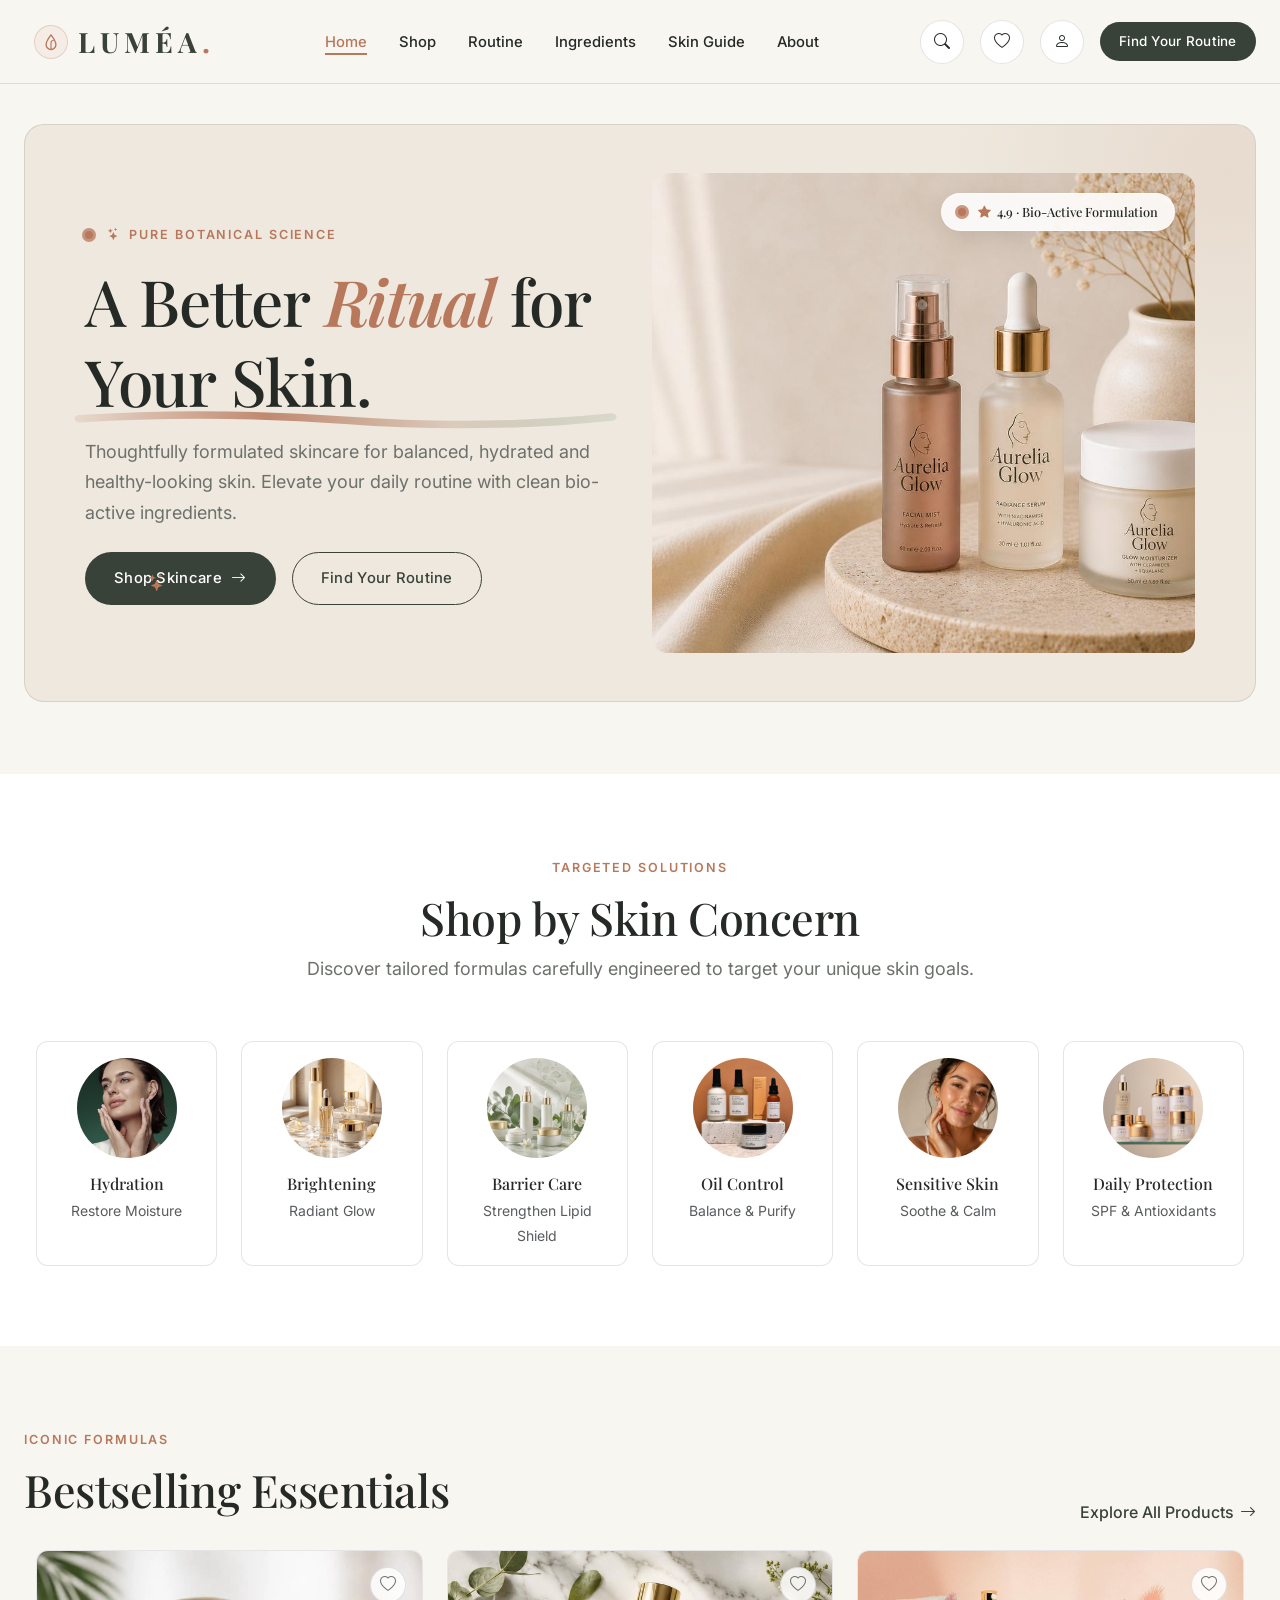
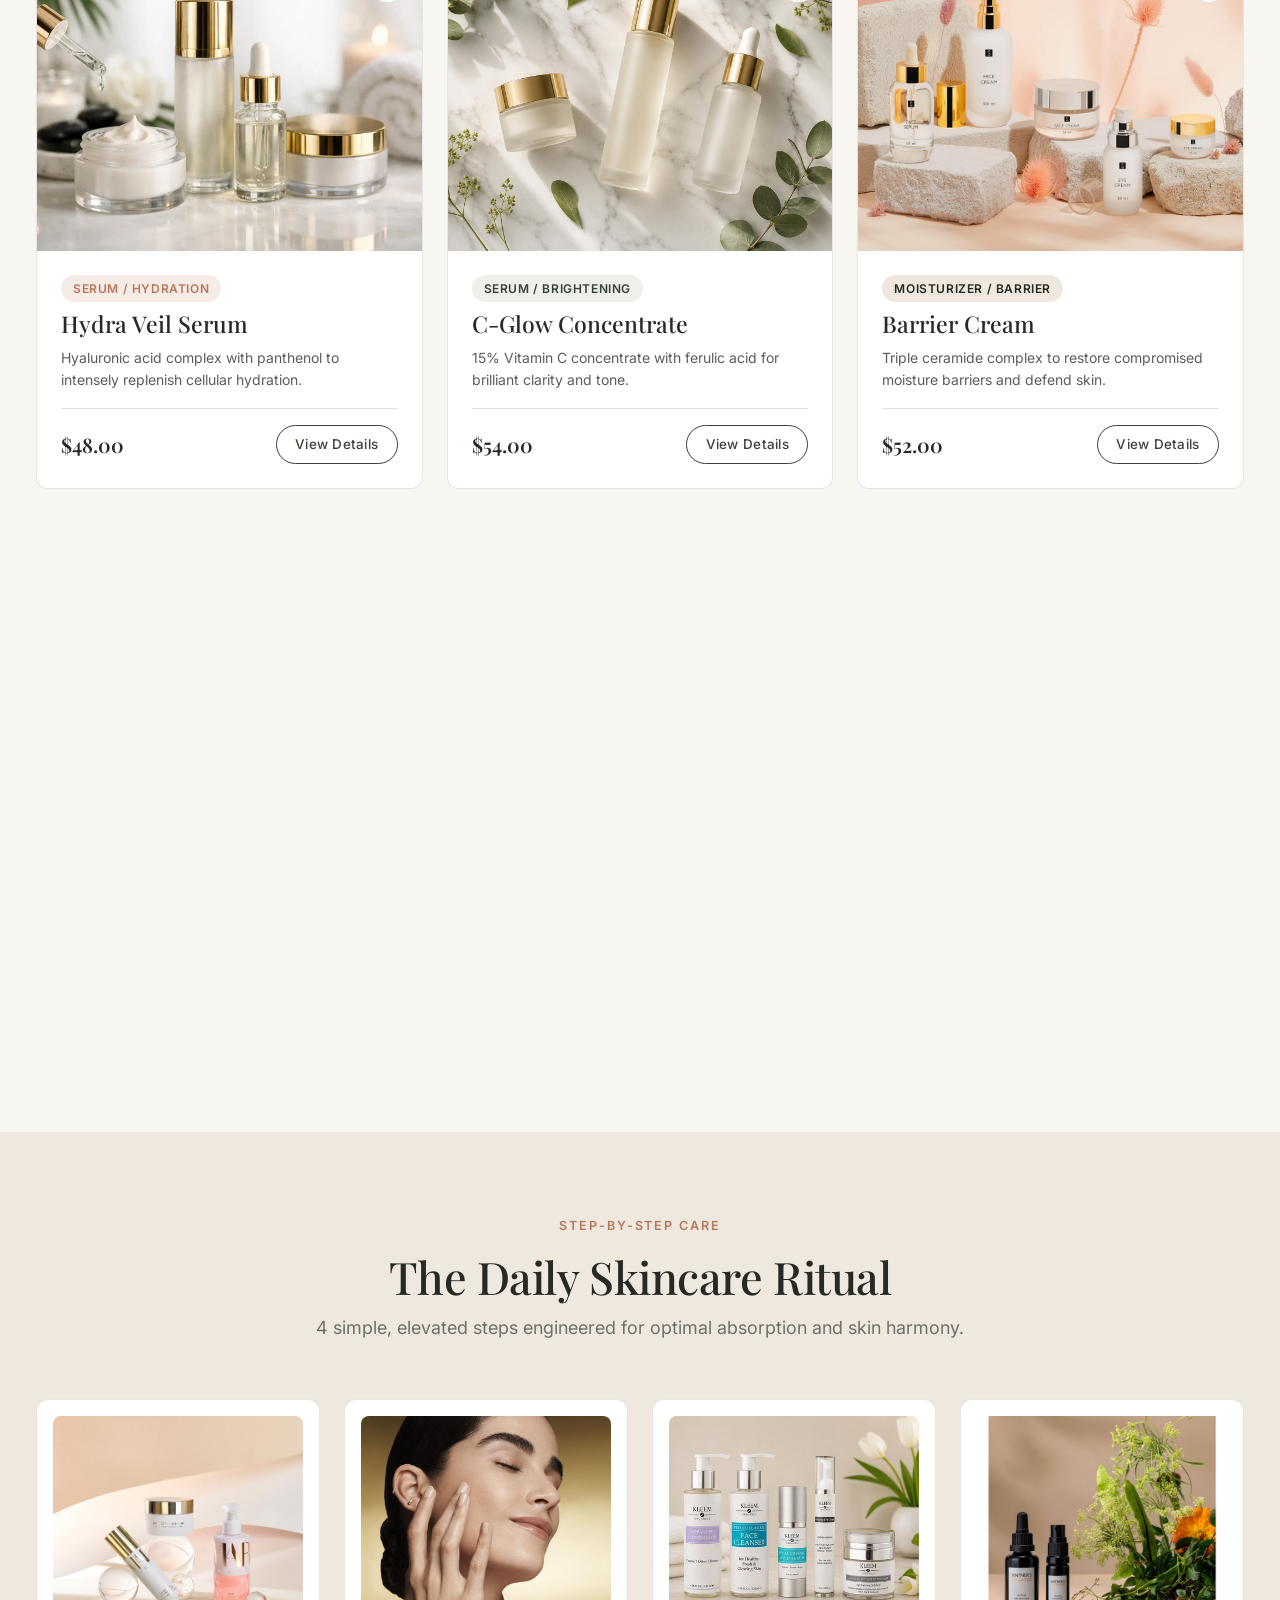
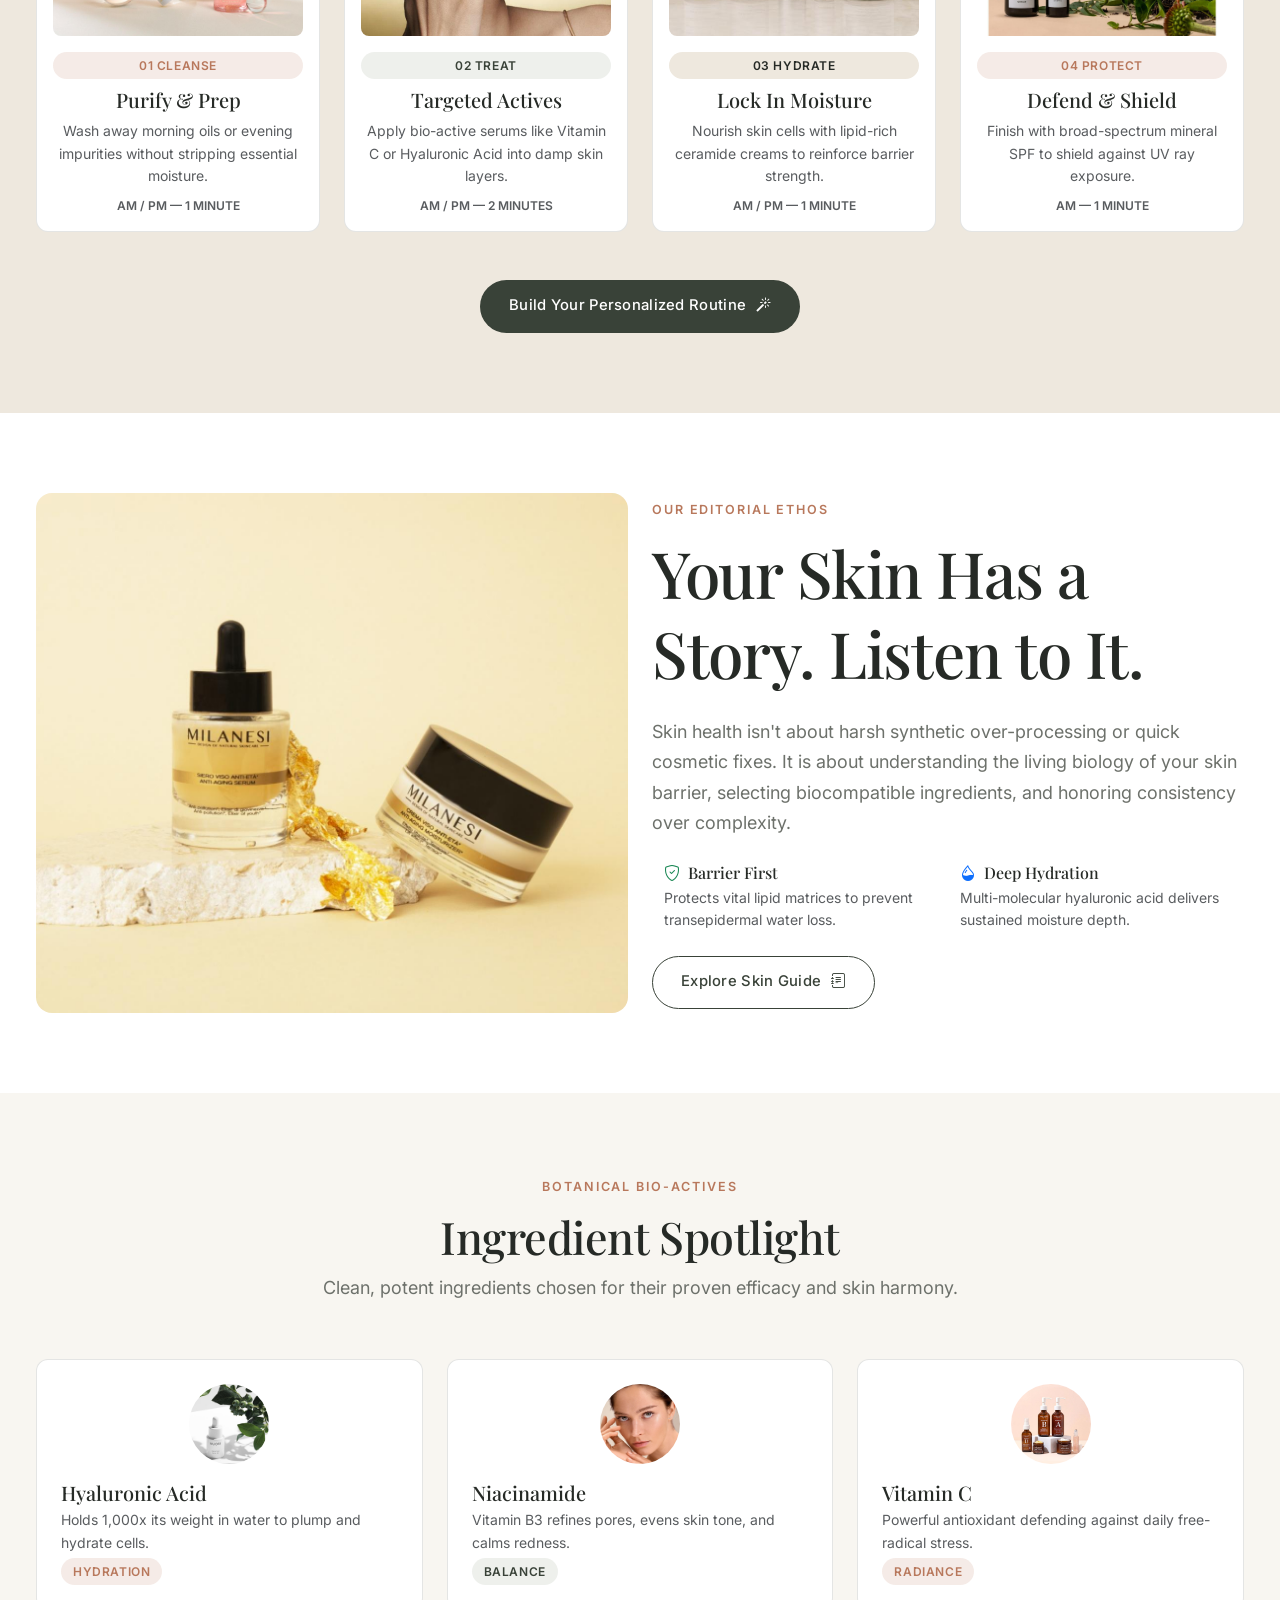
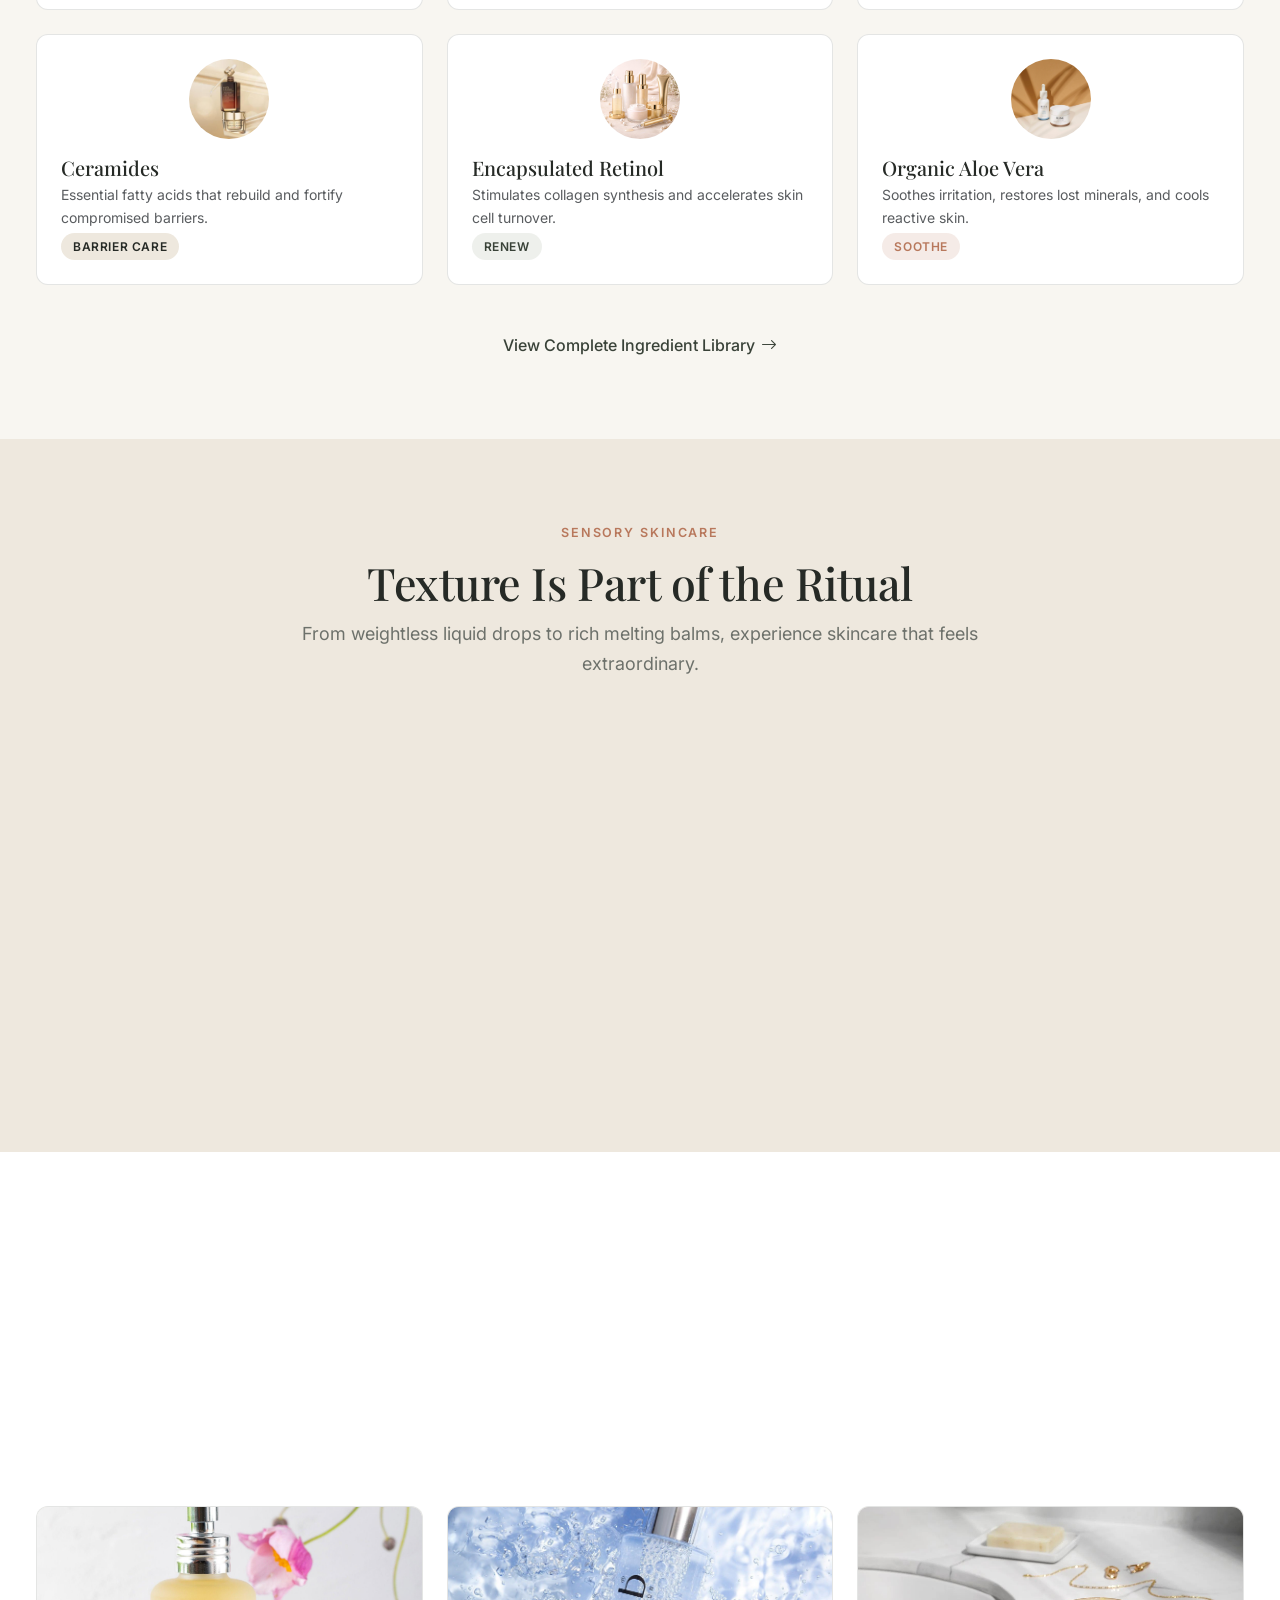
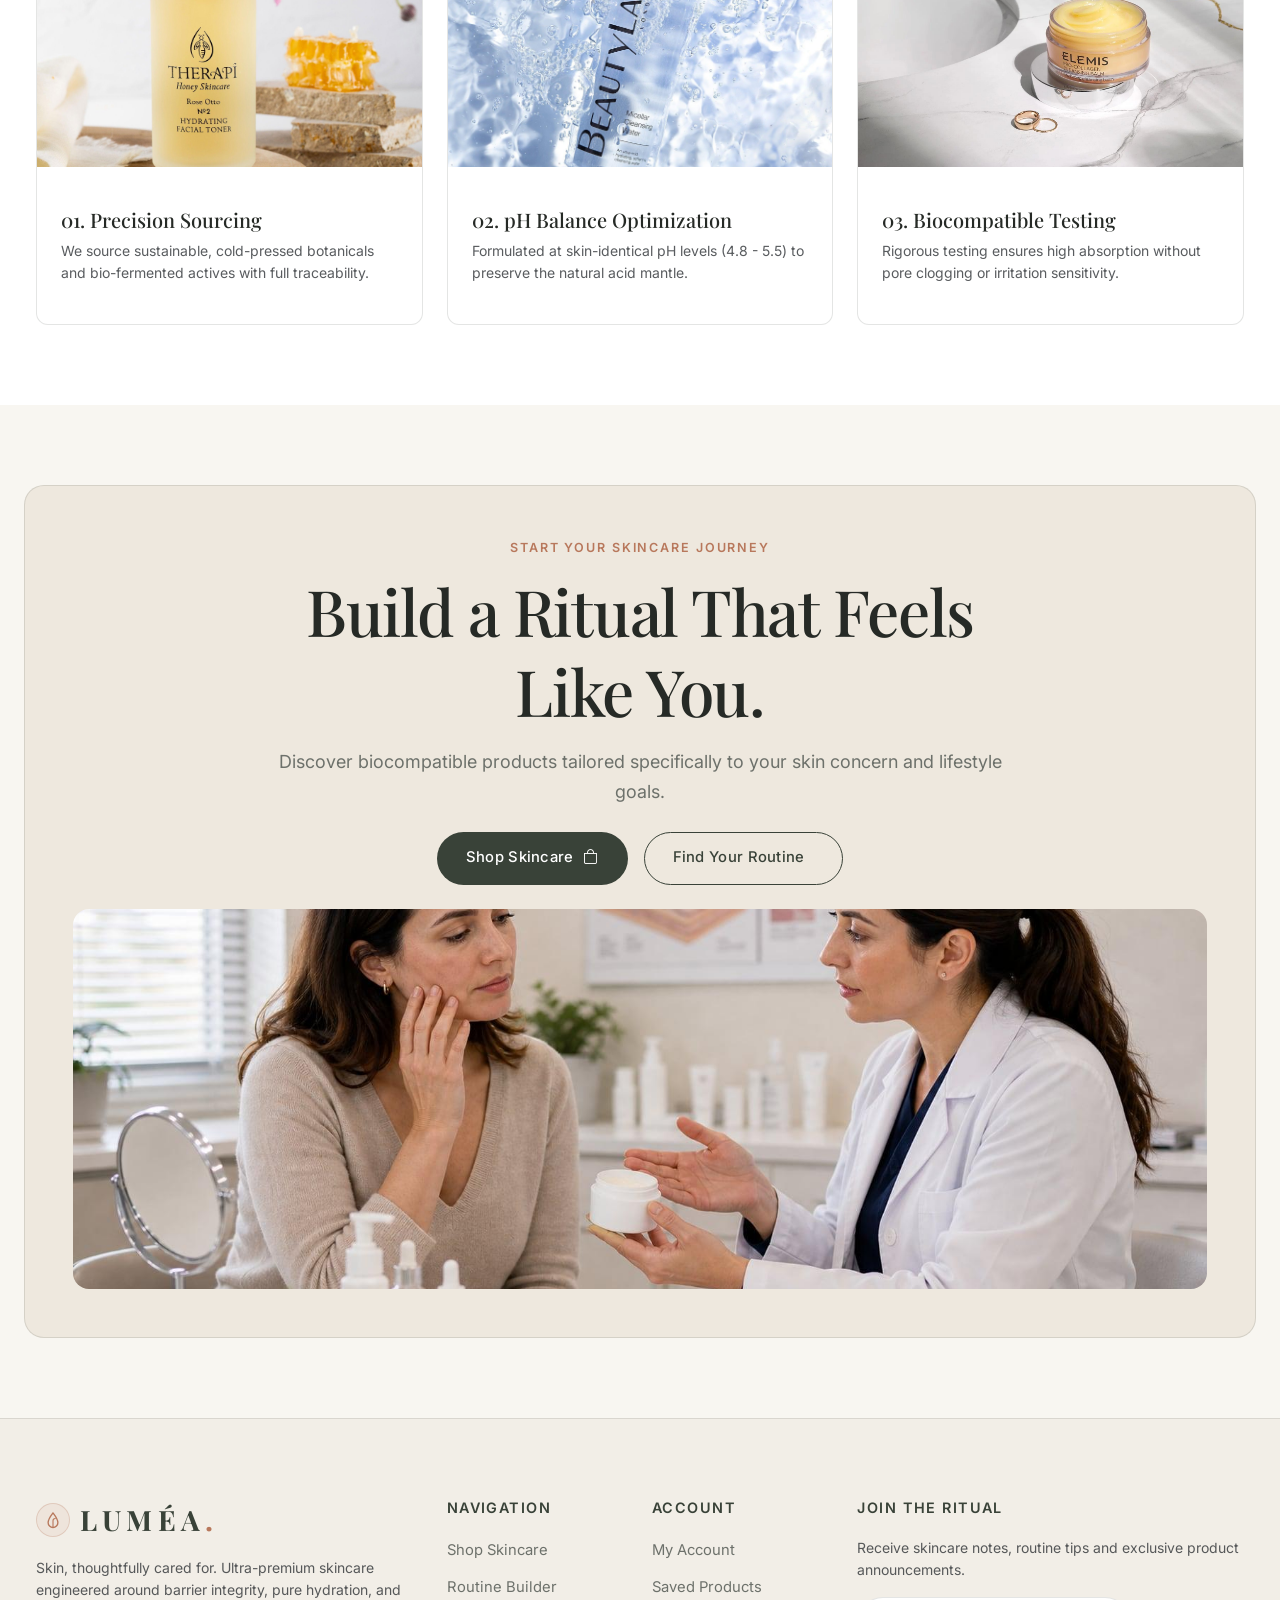
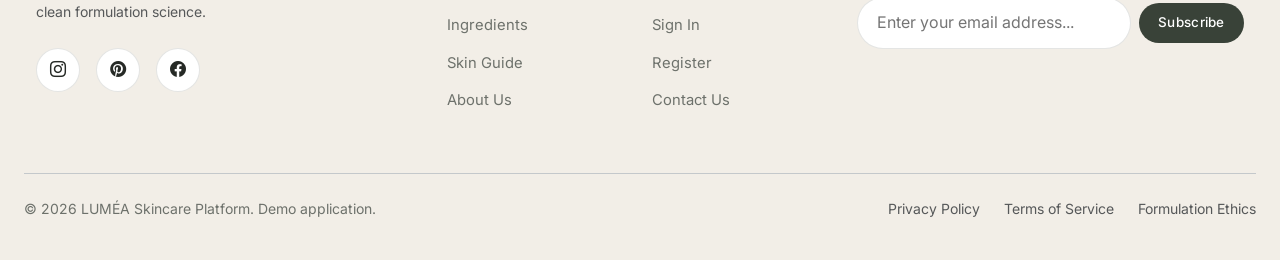
<file: index.html>
<!DOCTYPE html>
<html lang="en">
<head>
  <meta charset="UTF-8">
  <meta name="viewport" content="width=device-width, initial-scale=1.0">
  <title>LUMÉA | Thoughtful Skincare & Beauty Discovery</title>
  <meta name="description" content="Thoughtfully formulated skincare designed around skin barrier health, deep hydration, and pure botanical formulation. Discover your personalized routine today.">
  
  <!-- Bootstrap 5 CDN & Bootstrap Icons -->
  <link href="https://cdn.jsdelivr.net/npm/bootstrap@5.3.2/dist/css/bootstrap.min.css" rel="stylesheet">
  <link href="https://cdn.jsdelivr.net/npm/bootstrap-icons@1.11.1/font/bootstrap-icons.css" rel="stylesheet">
  
  <!-- Custom Stylesheet -->
    <link rel="icon" type="image/svg+xml" href="assets/images/favicon.svg">
  <link rel="stylesheet" href="assets/css/style.css">
</head>
<body>

  <!-- ==========================================================================
       GLOBAL HEADER & NAVBAR (< 992px Strict Mobile View)
       ========================================================================== -->
  <header class="lumea-navbar">
    <div class="navbar-container">
      <!-- Brand Logo -->
      <a href="index.html" class="brand-logo" aria-label="LUMÉA Skincare">
        <span class="logo-icon-wrapper">
          <svg class="logo-drop-icon" viewBox="0 0 24 24" fill="none" xmlns="http://www.w3.org/2000/svg">
            <path d="M12 2.5C12 2.5 5.5 11 5.5 15.5C5.5 19.09 8.41 22 12 22C15.59 22 18.5 19.09 18.5 15.5C18.5 11 12 2.5 12 2.5Z" stroke="currentColor" stroke-width="1.8" stroke-linecap="round" stroke-linejoin="round"/>
            <path d="M12 22V13C12 11.5 13.5 10 15 10" stroke="currentColor" stroke-width="1.5" stroke-linecap="round" stroke-linejoin="round"/>
          </svg>
        </span>
        <span class="logo-text">LUMÉA<span class="logo-dot">.</span></span>
      </a>

      <!-- Desktop Navigation Links -->
      <ul class="nav-links-desktop">
        <li><a href="index.html" class="nav-link-item active">Home</a></li>
        <li><a href="products.html" class="nav-link-item">Shop</a></li>
        <li><a href="routine.html" class="nav-link-item">Routine</a></li>
        <li><a href="ingredients.html" class="nav-link-item">Ingredients</a></li>
        <li><a href="skin-guide.html" class="nav-link-item">Skin Guide</a></li>
        <li><a href="about.html" class="nav-link-item">About</a></li>
      </ul>

      <!-- Desktop Header Actions -->
      <div class="nav-actions-right">
        <button class="btn-lumea-icon trigger-search" aria-label="Search skincare">
          <i class="bi bi-search"></i>
        </button>
        <a href="dashboard.html" class="btn-lumea-icon position-relative" aria-label="View Favorites">
          <i class="bi bi-heart"></i>
          <span id="favorites-count-badge" class="position-absolute top-0 start-100 translate-middle badge rounded-pill bg-danger" style="display:none; font-size: 0.65rem;">0</span>
        </a>
        <a href="login.html" class="btn-lumea-icon" aria-label="Account login">
          <i class="bi bi-person"></i>
        </a>
        <a href="routine.html" class="btn-lumea btn-lumea-primary btn-lumea-sm">Find Your Routine</a>
      </div>

      <!-- Mobile Hamburger Button (< 992px ONLY LUMÉA + Hamburger visible) -->
      <button class="mobile-hamburger" id="mobile-menu-toggle" aria-label="Toggle mobile menu">
        <div class="hamburger-box">
          <span class="hamburger-line"></span>
          <span class="hamburger-line"></span>
          <span class="hamburger-line"></span>
        </div>
      </button>
    </div>
  </header>

  <!-- Mobile Fullscreen Overlay Menu -->
  <div class="mobile-menu-overlay" id="mobile-menu-overlay">
    <button class="close-mobile-menu-btn" id="close-mobile-menu" aria-label="Close menu">&times;</button>
    <ul class="mobile-nav-links">
      <li><a href="index.html" class="active">Home</a></li>
      <li><a href="products.html">Shop</a></li>
      <li><a href="routine.html">Routine</a></li>
      <li><a href="ingredients.html">Ingredients</a></li>
      <li><a href="skin-guide.html">Skin Guide</a></li>
      <li><a href="about.html">About</a></li>
    </ul>
    <div class="mobile-nav-actions">
      <a href="routine.html" class="btn-lumea btn-lumea-terracotta w-100 text-center">Find Your Routine</a>
      <div class="d-flex gap-3 justify-content-center mt-2">
        <button class="btn-lumea-icon trigger-search" aria-label="Search"><i class="bi bi-search"></i></button>
        <a href="dashboard.html" class="btn-lumea-icon" aria-label="Favorites"><i class="bi bi-heart"></i></a>
        <a href="login.html" class="btn-lumea-icon" aria-label="Account"><i class="bi bi-person"></i></a>
      </div>
    </div>
  </div>

  <!-- Global Search Overlay Modal -->
  <div class="search-overlay" id="search-overlay">
    <button class="close-search-btn" id="close-search" aria-label="Close search">&times;</button>
    <div class="search-container-inner mt-5">
      <span class="eyebrow text-center d-block mb-3">Instant Skincare Search</span>
      <div class="search-input-wrapper">
        <i class="bi bi-search search-icon-inside"></i>
        <input type="text" id="global-search-input" class="search-input-field" placeholder="Search serums, ceramides, hydration, SPF..." autocomplete="off">
      </div>
      <div id="search-results-container"></div>
    </div>
  </div>

  <!-- MAIN CONTENT -->
  <main>

    <!-- SECTION 01 — HERO (Clean Luxury Layout with Fluid Parallax Animations) -->
    <section class="hero-section position-relative overflow-hidden">
      <!-- Ambient Animated Light Rays / Glow -->
      <div class="hero-ambient-glow"></div>
      
      <div class="container position-relative z-2">
        <div class="hero-banner-inner p-4 p-md-5 position-relative overflow-hidden shadow-card border-beige">
          
          <!-- Subtle Floating Background Aura & Blinking Sparkle Orbs -->
          <div class="hero-card-aura"></div>
          <i class="bi bi-sparkles hero-floating-sparkle sparkle-1"></i>
          <i class="bi bi-stars hero-floating-sparkle sparkle-2"></i>

          <div class="row align-items-center g-4 g-lg-5">
            <!-- Left Column: Copy & Interactive CTAs -->
            <div class="col-lg-6 reveal-on-scroll">
              
              <!-- Clean Eyebrow Badge with Live Blinking Pulse Dot -->
              <span class="eyebrow eyebrow-animated mb-3 d-inline-flex align-items-center gap-2">
                <span class="live-blink-dot"></span>
                <span class="sparkle-pulse"><i class="bi bi-stars"></i></span>
                Pure Botanical Science
              </span>

              <!-- Staggered Headline Animation with Glowing Blinking Highlight -->
              <h1 class="display-large mb-3 hero-headline-full" id="hero-headline-trigger">
                <span class="headline-line">
                  <span class="word" style="--word-idx: 1">A</span> 
                  <span class="word" style="--word-idx: 2">Better</span> 
                  <span class="word word-highlight" style="--word-idx: 3">Ritual</span> 
                  <span class="word" style="--word-idx: 4">for</span> 
                  <span class="word" style="--word-idx: 5">Your</span> 
                  <span class="word" style="--word-idx: 6">Skin.</span>
                </span>
                <svg class="headline-swatch-svg" viewBox="0 0 500 24" preserveAspectRatio="none" fill="none" xmlns="http://www.w3.org/2000/svg">
                  <defs>
                    <linearGradient id="fullHeadlineGrad" x1="0%" y1="0%" x2="100%" y2="0%">
                      <stop offset="0%" stop-color="#B8785C" stop-opacity="0.15"/>
                      <stop offset="35%" stop-color="#B8785C" stop-opacity="0.85"/>
                      <stop offset="70%" stop-color="#D9C8B8" stop-opacity="0.9"/>
                      <stop offset="100%" stop-color="#A8B49F" stop-opacity="0.3"/>
                    </linearGradient>
                  </defs>
                  <path class="headline-swatch-path" d="M 5 14 Q 125 4, 250 16 T 495 12" stroke="url(#fullHeadlineGrad)" stroke-width="9" stroke-linecap="round"/>
                </svg>
              </h1>

              <p class="lead-text mb-4 hero-lead-animated">
                Thoughtfully formulated skincare for balanced, hydrated and healthy-looking skin. Elevate your daily routine with clean bio-active ingredients.
              </p>

              <!-- Clean Buttons with Hover Shimmer & Arrow Slide -->
              <div class="d-flex flex-wrap gap-3 align-items-center">
                <a href="products.html" class="btn-lumea btn-lumea-primary btn-animated-shimmer">
                  <span>Shop Skincare</span> <i class="bi bi-arrow-right btn-arrow"></i>
                </a>
                <a href="routine.html" class="btn-lumea btn-lumea-outline btn-animated-hover">
                  Find Your Routine
                </a>
              </div>

            </div>

            <!-- Right Column: Interactive 3D Parallax Image Frame (Falls Down from Top) -->
            <div class="col-lg-6">
              <div class="hero-tilt-wrapper hero-fall-down" id="hero-tilt-card">
                <div class="img-hover-wrapper rounded-4 overflow-hidden shadow-card hero-image-container position-relative" style="height: 480px;">
                  <img src="assets/images/1.jpg" alt="LUMÉA Skincare Lifestyle Hero Banner" class="hero-parallax-img" style="width: 100%; height: 100%; object-fit: cover;">
                  
                  <!-- Dynamic Shimmer Flare on Mouse Move -->
                  <div class="hero-shine-overlay" id="hero-shine"></div>

                  <!-- Floating Minimal Glass Rating Badge with Live Blinking Dot -->
                  <div class="hero-floating-pill-badge">
                    <span class="live-blink-dot"></span>
                    <span class="rating-star"><i class="bi bi-star-fill"></i></span>
                    <span class="badge-text font-serif">4.9 · Bio-Active Formulation</span>
                  </div>

                </div>
              </div>
            </div>

          </div>
        </div>
      </div>
    </section>

    <!-- SECTION 02 — SHOP BY CONCERN -->
    <section class="bg-surface">
      <div class="container">
        <div class="section-header text-center reveal-on-scroll">
          <span class="eyebrow">Targeted Solutions</span>
          <h2 class="heading-1">Shop by Skin Concern</h2>
          <p class="lead-text">Discover tailored formulas carefully engineered to target your unique skin goals.</p>
        </div>
        <div class="row g-4">
          <!-- 6 Concern Cards -->
          <div class="col-12 col-sm-6 col-md-4 col-lg-2 reveal-on-scroll">
            <a href="products.html" class="lumea-card d-block text-center p-3 h-100">
              <div class="img-hover-wrapper mb-3 rounded-circle mx-auto" style="width: 100px; height: 100px;">
                <img src="assets/images/2.jpg" alt="Hydration concern skincare product">
              </div>
              <h5 class="font-serif fs-6 mb-1">Hydration</h5>
              <span class="small text-muted">Restore Moisture</span>
            </a>
          </div>

          <div class="col-12 col-sm-6 col-md-4 col-lg-2 reveal-on-scroll">
            <a href="products.html" class="lumea-card d-block text-center p-3 h-100">
              <div class="img-hover-wrapper mb-3 rounded-circle mx-auto" style="width: 100px; height: 100px;">
                <img src="assets/images/3.jpg" alt="Brightening concern skincare product">
              </div>
              <h5 class="font-serif fs-6 mb-1">Brightening</h5>
              <span class="small text-muted">Radiant Glow</span>
            </a>
          </div>

          <div class="col-12 col-sm-6 col-md-4 col-lg-2 reveal-on-scroll">
            <a href="products.html" class="lumea-card d-block text-center p-3 h-100">
              <div class="img-hover-wrapper mb-3 rounded-circle mx-auto" style="width: 100px; height: 100px;">
                <img src="assets/images/4.jpg" alt="Barrier care concern skincare product">
              </div>
              <h5 class="font-serif fs-6 mb-1">Barrier Care</h5>
              <span class="small text-muted">Strengthen Lipid Shield</span>
            </a>
          </div>

          <div class="col-12 col-sm-6 col-md-4 col-lg-2 reveal-on-scroll">
            <a href="products.html" class="lumea-card d-block text-center p-3 h-100">
              <div class="img-hover-wrapper mb-3 rounded-circle mx-auto" style="width: 100px; height: 100px;">
                <img src="assets/images/5.jpg" alt="Oil control concern skincare product">
              </div>
              <h5 class="font-serif fs-6 mb-1">Oil Control</h5>
              <span class="small text-muted">Balance & Purify</span>
            </a>
          </div>

          <div class="col-12 col-sm-6 col-md-4 col-lg-2 reveal-on-scroll">
            <a href="products.html" class="lumea-card d-block text-center p-3 h-100">
              <div class="img-hover-wrapper mb-3 rounded-circle mx-auto" style="width: 100px; height: 100px;">
                <img src="assets/images/6.jpg" alt="Sensitive skin concern skincare product">
              </div>
              <h5 class="font-serif fs-6 mb-1">Sensitive Skin</h5>
              <span class="small text-muted">Soothe & Calm</span>
            </a>
          </div>

          <div class="col-12 col-sm-6 col-md-4 col-lg-2 reveal-on-scroll">
            <a href="products.html" class="lumea-card d-block text-center p-3 h-100">
              <div class="img-hover-wrapper mb-3 rounded-circle mx-auto" style="width: 100px; height: 100px;">
                <img src="assets/images/7.jpg" alt="Daily protection concern sunscreen">
              </div>
              <h5 class="font-serif fs-6 mb-1">Daily Protection</h5>
              <span class="small text-muted">SPF & Antioxidants</span>
            </a>
          </div>
        </div>
      </div>
    </section>

    <!-- SECTION 03 — BESTSELLERS -->
    <section>
      <div class="container">
        <div class="d-flex flex-column flex-md-row justify-content-between align-items-md-end mb-4">
          <div>
            <span class="eyebrow">Iconic Formulas</span>
            <h2 class="heading-1">Bestselling Essentials</h2>
          </div>
          <a href="products.html" class="link-arrow mt-2 mt-md-0">Explore All Products <i class="bi bi-arrow-right"></i></a>
        </div>

        <div class="row g-4">
          <!-- 6 Unique Bestseller Cards -->
          <div class="col-md-6 col-lg-4 reveal-on-scroll">
            <div class="lumea-card h-100 d-flex flex-column">
              <div class="img-hover-wrapper position-relative" style="height: 300px;">
                <button class="favorite-toggle-btn" data-product-id="prod-01" aria-label="Favorite product"><i class="bi bi-heart"></i></button>
                <img src="assets/images/8.jpg" alt="Hydra Veil Serum Bottle">
              </div>
              <div class="p-4 flex-grow-1 d-flex flex-column">
                <span class="badge-lumea badge-terracotta mb-2 w-auto me-auto">Serum / Hydration</span>
                <h3 class="heading-3 mb-2"><a href="product-detail.html?id=prod-01">Hydra Veil Serum</a></h3>
                <p class="small text-muted mb-3">Hyaluronic acid complex with panthenol to intensely replenish cellular hydration.</p>
                <div class="d-flex align-items-center justify-content-between pt-3 border-top mt-auto">
                  <span class="fw-semibold font-serif fs-5">$48.00</span>
                  <a href="product-detail.html?id=prod-01" class="btn-lumea btn-lumea-outline btn-lumea-sm">View Details</a>
                </div>
              </div>
            </div>
          </div>

          <div class="col-md-6 col-lg-4 reveal-on-scroll">
            <div class="lumea-card h-100 d-flex flex-column">
              <div class="img-hover-wrapper position-relative" style="height: 300px;">
                <button class="favorite-toggle-btn" data-product-id="prod-02" aria-label="Favorite product"><i class="bi bi-heart"></i></button>
                <img src="assets/images/9.jpg" alt="C-Glow Concentrate Bottle">
              </div>
              <div class="p-4 flex-grow-1 d-flex flex-column">
                <span class="badge-lumea badge-sage mb-2 w-auto me-auto">Serum / Brightening</span>
                <h3 class="heading-3 mb-2"><a href="product-detail.html?id=prod-02">C-Glow Concentrate</a></h3>
                <p class="small text-muted mb-3">15% Vitamin C concentrate with ferulic acid for brilliant clarity and tone.</p>
                <div class="d-flex align-items-center justify-content-between pt-3 border-top mt-auto">
                  <span class="fw-semibold font-serif fs-5">$54.00</span>
                  <a href="product-detail.html?id=prod-02" class="btn-lumea btn-lumea-outline btn-lumea-sm">View Details</a>
                </div>
              </div>
            </div>
          </div>

          <div class="col-md-6 col-lg-4 reveal-on-scroll">
            <div class="lumea-card h-100 d-flex flex-column">
              <div class="img-hover-wrapper position-relative" style="height: 300px;">
                <button class="favorite-toggle-btn" data-product-id="prod-03" aria-label="Favorite product"><i class="bi bi-heart"></i></button>
                <img src="assets/images/10.jpg" alt="Barrier Cream Container">
              </div>
              <div class="p-4 flex-grow-1 d-flex flex-column">
                <span class="badge-lumea badge-beige mb-2 w-auto me-auto">Moisturizer / Barrier</span>
                <h3 class="heading-3 mb-2"><a href="product-detail.html?id=prod-03">Barrier Cream</a></h3>
                <p class="small text-muted mb-3">Triple ceramide complex to restore compromised moisture barriers and defend skin.</p>
                <div class="d-flex align-items-center justify-content-between pt-3 border-top mt-auto">
                  <span class="fw-semibold font-serif fs-5">$52.00</span>
                  <a href="product-detail.html?id=prod-03" class="btn-lumea btn-lumea-outline btn-lumea-sm">View Details</a>
                </div>
              </div>
            </div>
          </div>

          <div class="col-md-6 col-lg-4 reveal-on-scroll">
            <div class="lumea-card h-100 d-flex flex-column">
              <div class="img-hover-wrapper position-relative" style="height: 300px;">
                <button class="favorite-toggle-btn" data-product-id="prod-04" aria-label="Favorite product"><i class="bi bi-heart"></i></button>
                <img src="assets/images/11.jpg" alt="Daily Shield Sunscreen Tube">
              </div>
              <div class="p-4 flex-grow-1 d-flex flex-column">
                <span class="badge-lumea badge-terracotta mb-2 w-auto me-auto">Sunscreen / Protection</span>
                <h3 class="heading-3 mb-2"><a href="product-detail.html?id=prod-04">Daily Shield SPF 50</a></h3>
                <p class="small text-muted mb-3">100% mineral non-nano zinc oxide formula offering broad spectrum protection.</p>
                <div class="d-flex align-items-center justify-content-between pt-3 border-top mt-auto">
                  <span class="fw-semibold font-serif fs-5">$42.00</span>
                  <a href="product-detail.html?id=prod-04" class="btn-lumea btn-lumea-outline btn-lumea-sm">View Details</a>
                </div>
              </div>
            </div>
          </div>

          <div class="col-md-6 col-lg-4 reveal-on-scroll">
            <div class="lumea-card h-100 d-flex flex-column">
              <div class="img-hover-wrapper position-relative" style="height: 300px;">
                <button class="favorite-toggle-btn" data-product-id="prod-05" aria-label="Favorite product"><i class="bi bi-heart"></i></button>
                <img src="assets/images/12.jpg" alt="Calm Cleanse Cleanser Bottle">
              </div>
              <div class="p-4 flex-grow-1 d-flex flex-column">
                <span class="badge-lumea badge-sage mb-2 w-auto me-auto">Cleanser / Sensitive</span>
                <h3 class="heading-3 mb-2"><a href="product-detail.html?id=prod-05">Calm Cleanse</a></h3>
                <p class="small text-muted mb-3">Ultra-soothing botanical micellar wash that melts impurities while respecting skin pH.</p>
                <div class="d-flex align-items-center justify-content-between pt-3 border-top mt-auto">
                  <span class="fw-semibold font-serif fs-5">$36.00</span>
                  <a href="product-detail.html?id=prod-05" class="btn-lumea btn-lumea-outline btn-lumea-sm">View Details</a>
                </div>
              </div>
            </div>
          </div>

          <div class="col-md-6 col-lg-4 reveal-on-scroll">
            <div class="lumea-card h-100 d-flex flex-column">
              <div class="img-hover-wrapper position-relative" style="height: 300px;">
                <button class="favorite-toggle-btn" data-product-id="prod-06" aria-label="Favorite product"><i class="bi bi-heart"></i></button>
                <img src="assets/images/13.jpg" alt="Night Renewal Retinol Bottle">
              </div>
              <div class="p-4 flex-grow-1 d-flex flex-column">
                <span class="badge-lumea badge-beige mb-2 w-auto me-auto">Treatment / Retinol</span>
                <h3 class="heading-3 mb-2"><a href="product-detail.html?id=prod-06">Night Renewal</a></h3>
                <p class="small text-muted mb-3">Encapsulated 0.5% retinol treatment for smooth, resilient overnight skin restoration.</p>
                <div class="d-flex align-items-center justify-content-between pt-3 border-top mt-auto">
                  <span class="fw-semibold font-serif fs-5">$68.00</span>
                  <a href="product-detail.html?id=prod-06" class="btn-lumea btn-lumea-outline btn-lumea-sm">View Details</a>
                </div>
              </div>
            </div>
          </div>

        </div>
      </div>
    </section>

    <!-- SECTION 04 — THE DAILY RITUAL -->
    <section class="bg-warm-beige">
      <div class="container">
        <div class="section-header text-center reveal-on-scroll">
          <span class="eyebrow">Step-by-Step Care</span>
          <h2 class="heading-1">The Daily Skincare Ritual</h2>
          <p class="lead-text">4 simple, elevated steps engineered for optimal absorption and skin harmony.</p>
        </div>

        <div class="row g-4">
          <!-- 4 Ritual Steps -->
          <div class="col-md-6 col-lg-3 reveal-on-scroll">
            <div class="lumea-card p-3 h-100 text-center">
              <div class="img-hover-wrapper rounded-3 mb-3" style="height: 220px;">
                <img src="assets/images/14.jpg" alt="Step 01 Cleanse - Gentle Face Wash">
              </div>
              <span class="badge-lumea badge-terracotta mb-2">01 CLEANSE</span>
              <h4 class="font-serif fs-5 mb-2">Purify & Prep</h4>
              <p class="small text-muted mb-2">Wash away morning oils or evening impurities without stripping essential moisture.</p>
              <small class="text-uppercase fw-semibold text-muted font-sans" style="font-size: 0.75rem;">AM / PM — 1 MINUTE</small>
            </div>
          </div>

          <div class="col-md-6 col-lg-3 reveal-on-scroll">
            <div class="lumea-card p-3 h-100 text-center">
              <div class="img-hover-wrapper rounded-3 mb-3" style="height: 220px;">
                <img src="assets/images/15.jpg" alt="Step 02 Treat - Active Serum Application">
              </div>
              <span class="badge-lumea badge-sage mb-2">02 TREAT</span>
              <h4 class="font-serif fs-5 mb-2">Targeted Actives</h4>
              <p class="small text-muted mb-2">Apply bio-active serums like Vitamin C or Hyaluronic Acid into damp skin layers.</p>
              <small class="text-uppercase fw-semibold text-muted font-sans" style="font-size: 0.75rem;">AM / PM — 2 MINUTES</small>
            </div>
          </div>

          <div class="col-md-6 col-lg-3 reveal-on-scroll">
            <div class="lumea-card p-3 h-100 text-center">
              <div class="img-hover-wrapper rounded-3 mb-3" style="height: 220px;">
                <img src="assets/images/16.jpg" alt="Step 03 Hydrate - Moisturizer Cream">
              </div>
              <span class="badge-lumea badge-beige mb-2">03 HYDRATE</span>
              <h4 class="font-serif fs-5 mb-2">Lock In Moisture</h4>
              <p class="small text-muted mb-2">Nourish skin cells with lipid-rich ceramide creams to reinforce barrier strength.</p>
              <small class="text-uppercase fw-semibold text-muted font-sans" style="font-size: 0.75rem;">AM / PM — 1 MINUTE</small>
            </div>
          </div>

          <div class="col-md-6 col-lg-3 reveal-on-scroll">
            <div class="lumea-card p-3 h-100 text-center">
              <div class="img-hover-wrapper rounded-3 mb-3" style="height: 220px;">
                <img src="assets/images/17.jpg" alt="Step 04 Protect - Sunscreen Shield">
              </div>
              <span class="badge-lumea badge-terracotta mb-2">04 PROTECT</span>
              <h4 class="font-serif fs-5 mb-2">Defend & Shield</h4>
              <p class="small text-muted mb-2">Finish with broad-spectrum mineral SPF to shield against UV ray exposure.</p>
              <small class="text-uppercase fw-semibold text-muted font-sans" style="font-size: 0.75rem;">AM — 1 MINUTE</small>
            </div>
          </div>
        </div>

        <div class="text-center mt-5">
          <a href="routine.html" class="btn-lumea btn-lumea-primary">Build Your Personalized Routine <i class="bi bi-magic"></i></a>
        </div>
      </div>
    </section>

    <!-- SECTION 05 — SKINCARE EDITORIAL SPLIT -->
    <section class="bg-surface">
      <div class="container">
        <div class="row align-items-center g-5">
          <div class="col-lg-6 reveal-on-scroll">
            <div class="img-hover-wrapper rounded-4 overflow-hidden shadow-card" style="height: 520px;">
              <img src="assets/images/18.jpg" alt="LUMÉA Skincare Lifestyle Editorial Portrait">
            </div>
          </div>
          <div class="col-lg-6 reveal-on-scroll">
            <span class="eyebrow">Our Editorial Ethos</span>
            <h2 class="display-large mb-4">Your Skin Has a Story. Listen to It.</h2>
            <p class="lead-text mb-4">Skin health isn't about harsh synthetic over-processing or quick cosmetic fixes. It is about understanding the living biology of your skin barrier, selecting biocompatible ingredients, and honoring consistency over complexity.</p>
            
            <div class="row g-4 mb-4">
              <div class="col-6">
                <h5 class="font-serif fs-6 mb-1"><i class="bi bi-shield-check text-success me-1"></i> Barrier First</h5>
                <p class="small text-muted mb-0">Protects vital lipid matrices to prevent transepidermal water loss.</p>
              </div>
              <div class="col-6">
                <h5 class="font-serif fs-6 mb-1"><i class="bi bi-droplet-half text-primary me-1"></i> Deep Hydration</h5>
                <p class="small text-muted mb-0">Multi-molecular hyaluronic acid delivers sustained moisture depth.</p>
              </div>
            </div>

            <a href="skin-guide.html" class="btn-lumea btn-lumea-outline">Explore Skin Guide <i class="bi bi-journal-text"></i></a>
          </div>
        </div>
      </div>
    </section>

    <!-- SECTION 06 — INGREDIENT SPOTLIGHT -->
    <section>
      <div class="container">
        <div class="section-header text-center reveal-on-scroll">
          <span class="eyebrow">Botanical Bio-Actives</span>
          <h2 class="heading-1">Ingredient Spotlight</h2>
          <p class="lead-text">Clean, potent ingredients chosen for their proven efficacy and skin harmony.</p>
        </div>

        <div class="row g-4">
          <!-- 6 Ingredient Spotlight Cards -->
          <div class="col-md-6 col-lg-4 reveal-on-scroll">
            <div class="lumea-card p-4 h-100 d-flex gap-3 align-items-center">
              <img src="assets/images/19.jpg" alt="Hyaluronic Acid molecule visual" class="rounded-circle" style="width: 80px; height: 80px; object-fit: cover;">
              <div>
                <h5 class="font-serif mb-1">Hyaluronic Acid</h5>
                <p class="small text-muted mb-1">Holds 1,000x its weight in water to plump and hydrate cells.</p>
                <small class="badge-lumea badge-terracotta">Hydration</small>
              </div>
            </div>
          </div>

          <div class="col-md-6 col-lg-4 reveal-on-scroll">
            <div class="lumea-card p-4 h-100 d-flex gap-3 align-items-center">
              <img src="assets/images/20.jpg" alt="Niacinamide Vitamin B3 visual" class="rounded-circle" style="width: 80px; height: 80px; object-fit: cover;">
              <div>
                <h5 class="font-serif mb-1">Niacinamide</h5>
                <p class="small text-muted mb-1">Vitamin B3 refines pores, evens skin tone, and calms redness.</p>
                <small class="badge-lumea badge-sage">Balance</small>
              </div>
            </div>
          </div>

          <div class="col-md-6 col-lg-4 reveal-on-scroll">
            <div class="lumea-card p-4 h-100 d-flex gap-3 align-items-center">
              <img src="assets/images/21.jpg" alt="Vitamin C Citrus extract visual" class="rounded-circle" style="width: 80px; height: 80px; object-fit: cover;">
              <div>
                <h5 class="font-serif mb-1">Vitamin C</h5>
                <p class="small text-muted mb-1">Powerful antioxidant defending against daily free-radical stress.</p>
                <small class="badge-lumea badge-terracotta">Radiance</small>
              </div>
            </div>
          </div>

          <div class="col-md-6 col-lg-4 reveal-on-scroll">
            <div class="lumea-card p-4 h-100 d-flex gap-3 align-items-center">
              <img src="assets/images/22.jpg" alt="Ceramides lipid barrier visual" class="rounded-circle" style="width: 80px; height: 80px; object-fit: cover;">
              <div>
                <h5 class="font-serif mb-1">Ceramides</h5>
                <p class="small text-muted mb-1">Essential fatty acids that rebuild and fortify compromised barriers.</p>
                <small class="badge-lumea badge-beige">Barrier Care</small>
              </div>
            </div>
          </div>

          <div class="col-md-6 col-lg-4 reveal-on-scroll">
            <div class="lumea-card p-4 h-100 d-flex gap-3 align-items-center">
              <img src="assets/images/23.jpg" alt="Retinol Vitamin A active visual" class="rounded-circle" style="width: 80px; height: 80px; object-fit: cover;">
              <div>
                <h5 class="font-serif mb-1">Encapsulated Retinol</h5>
                <p class="small text-muted mb-1">Stimulates collagen synthesis and accelerates skin cell turnover.</p>
                <small class="badge-lumea badge-sage">Renew</small>
              </div>
            </div>
          </div>

          <div class="col-md-6 col-lg-4 reveal-on-scroll">
            <div class="lumea-card p-4 h-100 d-flex gap-3 align-items-center">
              <img src="assets/images/24.jpg" alt="Organic Aloe Vera plant visual" class="rounded-circle" style="width: 80px; height: 80px; object-fit: cover;">
              <div>
                <h5 class="font-serif mb-1">Organic Aloe Vera</h5>
                <p class="small text-muted mb-1">Soothes irritation, restores lost minerals, and cools reactive skin.</p>
                <small class="badge-lumea badge-terracotta">Soothe</small>
              </div>
            </div>
          </div>
        </div>

        <div class="text-center mt-5">
          <a href="ingredients.html" class="link-arrow fs-6">View Complete Ingredient Library <i class="bi bi-arrow-right"></i></a>
        </div>
      </div>
    </section>

    <!-- SECTION 07 — TEXTURE EXPERIENCE -->
    <section class="bg-warm-beige">
      <div class="container">
        <div class="section-header text-center reveal-on-scroll">
          <span class="eyebrow">Sensory Skincare</span>
          <h2 class="heading-1">Texture Is Part of the Ritual</h2>
          <p class="lead-text">From weightless liquid drops to rich melting balms, experience skincare that feels extraordinary.</p>
        </div>

        <div class="row g-4">
          <!-- 4 Texture Macro Cards -->
          <div class="col-6 col-md-3 reveal-on-scroll">
            <div class="lumea-card p-2 text-center h-100">
              <div class="img-hover-wrapper rounded-3 mb-3" style="height: 240px;">
                <img src="assets/images/25.jpg" alt="Silky Cream skincare texture macro">
              </div>
              <h5 class="font-serif fs-6 mb-1">Velvet Cream</h5>
              <p class="small text-muted">Rich & Nourishing</p>
            </div>
          </div>

          <div class="col-6 col-md-3 reveal-on-scroll">
            <div class="lumea-card p-2 text-center h-100">
              <div class="img-hover-wrapper rounded-3 mb-3" style="height: 240px;">
                <img src="assets/images/26.jpg" alt="Hydrating Serum fluid texture macro">
              </div>
              <h5 class="font-serif fs-6 mb-1">Fluid Serum</h5>
              <p class="small text-muted">Weightless & Plumping</p>
            </div>
          </div>

          <div class="col-6 col-md-3 reveal-on-scroll">
            <div class="lumea-card p-2 text-center h-100">
              <div class="img-hover-wrapper rounded-3 mb-3" style="height: 240px;">
                <img src="assets/images/27.jpg" alt="Cooling Hydro-gel texture macro">
              </div>
              <h5 class="font-serif fs-6 mb-1">Cooling Gel</h5>
              <p class="small text-muted">Refreshing & Calm</p>
            </div>
          </div>

          <div class="col-6 col-md-3 reveal-on-scroll">
            <div class="lumea-card p-2 text-center h-100">
              <div class="img-hover-wrapper rounded-3 mb-3" style="height: 240px;">
                <img src="assets/images/28.jpg" alt="Facial Oil drop texture macro">
              </div>
              <h5 class="font-serif fs-6 mb-1">Golden Oil</h5>
              <p class="small text-muted">Luminous & Silky</p>
            </div>
          </div>
        </div>
      </div>
    </section>

    <!-- SECTION 08 — SCIENCE + FORMULATION -->
    <section class="bg-surface">
      <div class="container">
        <div class="section-header text-center reveal-on-scroll">
          <span class="eyebrow">Formulation Integrity</span>
          <h2 class="heading-1">Beauty, Backed by Thoughtful Formulation</h2>
          <p class="lead-text">Every LUMÉA formula undergoes strict stability testing and clinical bio-compatibility evaluation.</p>
        </div>

        <div class="row g-4">
          <!-- 3 Lab / Formulation Images -->
          <div class="col-md-4 reveal-on-scroll">
            <div class="lumea-card h-100">
              <div class="img-hover-wrapper mb-3" style="height: 260px;">
                <img src="assets/images/29.jpg" alt="Cosmetic laboratory scientific formulation test">
              </div>
              <div class="p-4">
                <h4 class="font-serif fs-5 mb-2">01. Precision Sourcing</h4>
                <p class="small text-muted">We source sustainable, cold-pressed botanicals and bio-fermented actives with full traceability.</p>
              </div>
            </div>
          </div>

          <div class="col-md-4 reveal-on-scroll">
            <div class="lumea-card h-100">
              <div class="img-hover-wrapper mb-3" style="height: 260px;">
                <img src="assets/images/30.jpg" alt="Skincare ingredient stability and balance testing">
              </div>
              <div class="p-4">
                <h4 class="font-serif fs-5 mb-2">02. pH Balance Optimization</h4>
                <p class="small text-muted">Formulated at skin-identical pH levels (4.8 - 5.5) to preserve the natural acid mantle.</p>
              </div>
            </div>
          </div>

          <div class="col-md-4 reveal-on-scroll">
            <div class="lumea-card h-100">
              <div class="img-hover-wrapper mb-3" style="height: 260px;">
                <img src="assets/images/31.jpg" alt="Dermatological texture and biocompatibility analysis">
              </div>
              <div class="p-4">
                <h4 class="font-serif fs-5 mb-2">03. Biocompatible Testing</h4>
                <p class="small text-muted">Rigorous testing ensures high absorption without pore clogging or irritation sensitivity.</p>
              </div>
            </div>
          </div>
        </div>
      </div>
    </section>

    <!-- SECTION 09 — FINAL CTA -->
    <section>
      <div class="container">
        <div class="hero-banner-inner p-4 p-md-5 text-center position-relative overflow-hidden">
          <div class="row justify-content-center">
            <div class="col-lg-8 reveal-on-scroll">
              <span class="eyebrow text-uppercase">Start Your Skincare Journey</span>
              <h2 class="display-large mb-3">Build a Ritual That Feels Like You.</h2>
              <p class="lead-text mb-4">Discover biocompatible products tailored specifically to your skin concern and lifestyle goals.</p>
              <div class="d-flex justify-content-center gap-3 flex-wrap">
                <a href="products.html" class="btn-lumea btn-lumea-primary">Shop Skincare <i class="bi bi-bag"></i></a>
                <a href="routine.html" class="btn-lumea btn-lumea-outline">Find Your Routine <i class="bi bi-sparkles"></i></a>
              </div>
            </div>
          </div>
          <div class="mt-4">
            <img src="assets/images/32.jpg" alt="LUMÉA Skincare Lifestyle CTA Banner" class="img-fluid rounded-4 mx-auto shadow-card" style="max-height: 380px; width: 100%; object-fit: cover;">
          </div>
        </div>
      </div>
    </section>

  </main>

  <!-- FOOTER -->
  <footer class="lumea-footer">
    <div class="container">
      <div class="row g-4 mb-5">
        <div class="col-lg-4">
          <a href="index.html" class="brand-logo footer-brand mb-3" aria-label="LUMÉA Skincare Home">
            <span class="logo-icon-wrapper">
              <svg class="logo-drop-icon" viewBox="0 0 24 24" fill="none" xmlns="http://www.w3.org/2000/svg">
                <path d="M12 2.5C12 2.5 5.5 11 5.5 15.5C5.5 19.09 8.41 22 12 22C15.59 22 18.5 19.09 18.5 15.5C18.5 11 12 2.5 12 2.5Z" stroke="currentColor" stroke-width="1.8" stroke-linecap="round" stroke-linejoin="round"/>
                <path d="M12 22V13C12 11.5 13.5 10 15 10" stroke="currentColor" stroke-width="1.5" stroke-linecap="round" stroke-linejoin="round"/>
              </svg>
            </span>
            <span class="logo-text">LUMÉA<span class="logo-dot">.</span></span>
          </a>
          <p class="small text-muted mb-4">Skin, thoughtfully cared for. Ultra-premium skincare engineered around barrier integrity, pure hydration, and clean formulation science.</p>
          <div class="d-flex gap-3">
            <a href="#" class="btn-lumea-icon" aria-label="Instagram"><i class="bi bi-instagram"></i></a>
            <a href="#" class="btn-lumea-icon" aria-label="Pinterest"><i class="bi bi-pinterest"></i></a>
            <a href="#" class="btn-lumea-icon" aria-label="Facebook"><i class="bi bi-facebook"></i></a>
          </div>
        </div>

        <div class="col-6 col-lg-2">
          <h5 class="footer-title">Navigation</h5>
          <ul class="footer-links">
            <li><a href="products.html">Shop Skincare</a></li>
            <li><a href="routine.html">Routine Builder</a></li>
            <li><a href="ingredients.html">Ingredients</a></li>
            <li><a href="skin-guide.html">Skin Guide</a></li>
            <li><a href="about.html">About Us</a></li>
          </ul>
        </div>

        <div class="col-6 col-lg-2">
          <h5 class="footer-title">Account</h5>
          <ul class="footer-links">
            <li><a href="dashboard.html">My Account</a></li>
            <li><a href="dashboard.html">Saved Products</a></li>
            <li><a href="login.html">Sign In</a></li>
            <li><a href="register.html">Register</a></li>
            <li><a href="contact.html">Contact Us</a></li>
          </ul>
        </div>

        <div class="col-lg-4">
          <h5 class="footer-title">Join The Ritual</h5>
          <p class="small text-muted mb-3">Receive skincare notes, routine tips and exclusive product announcements.</p>
          <form onsubmit="event.preventDefault(); showToast('Subscribed to LUMÉA Skincare Notes!');">
            <div class="newsletter-input-group">
              <input type="email" placeholder="Enter your email address..." required>
              <button type="submit" class="btn-lumea btn-lumea-primary btn-lumea-sm">Subscribe</button>
            </div>
          </form>
        </div>
      </div>

      <div class="pt-4 border-top border-secondary-subtle d-flex flex-column flex-md-row justify-content-between align-items-center small text-muted">
        <p class="mb-2 mb-md-0">&copy; 2026 LUMÉA Skincare Platform. Demo application.</p>
        <div class="d-flex gap-4">
          <a href="#">Privacy Policy</a>
          <a href="#">Terms of Service</a>
          <a href="#">Formulation Ethics</a>
        </div>
      </div>
    </div>
  </footer>

  <!-- Scripts -->
  <script src="https://cdn.jsdelivr.net/npm/bootstrap@5.3.2/dist/js/bootstrap.bundle.min.js"></script>
  <script src="assets/js/main.js"></script>
</body>
</html>
</file>
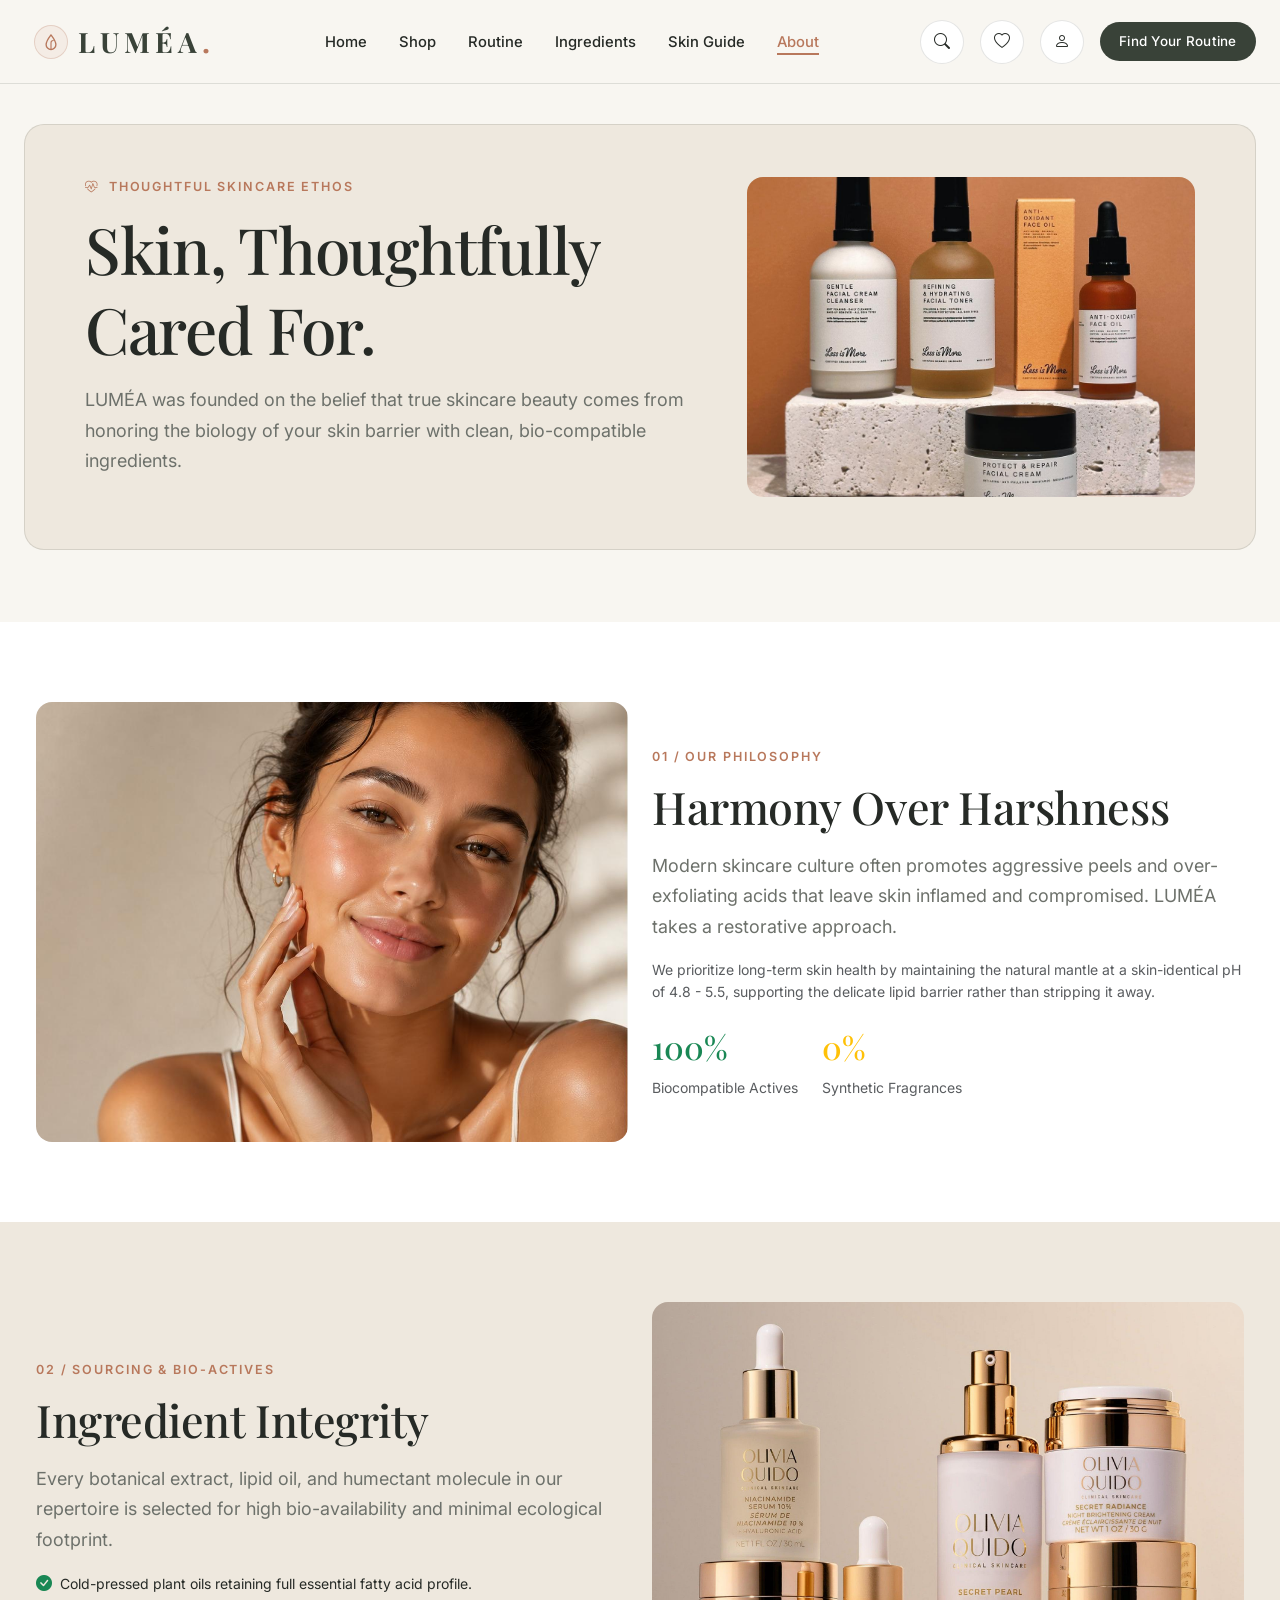
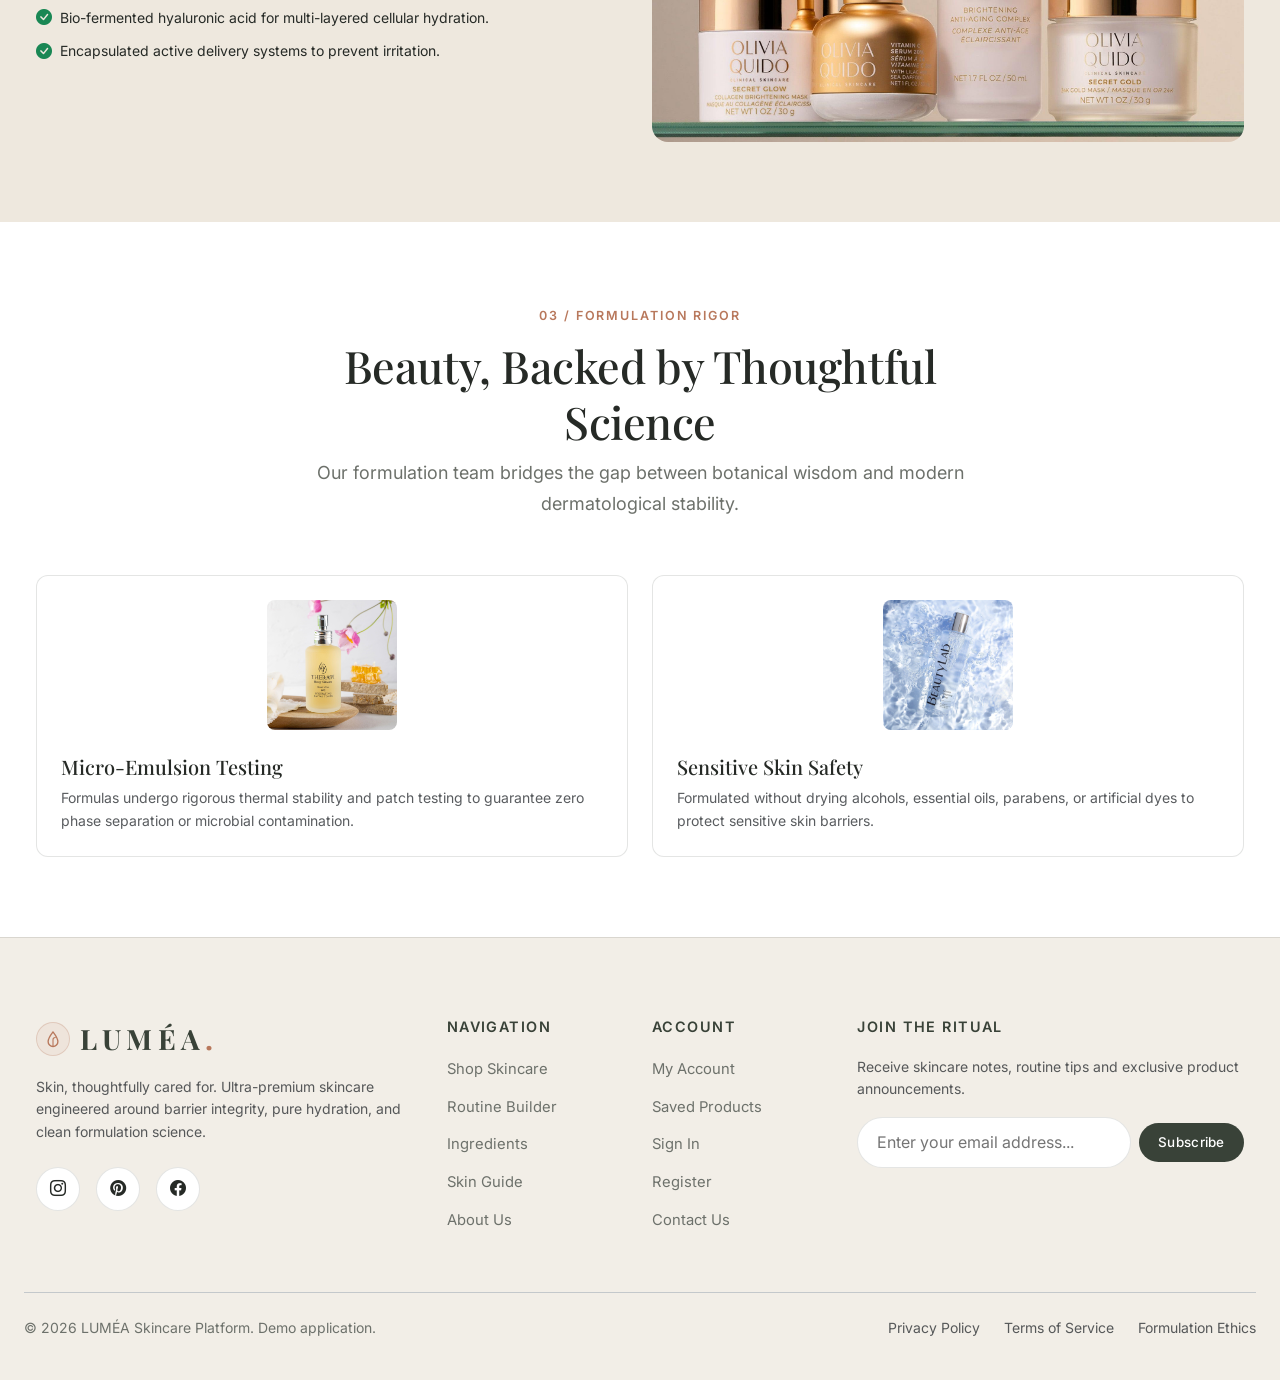
<file: about.html>
<!DOCTYPE html>
<html lang="en">
<head>
  <meta charset="UTF-8">
  <meta name="viewport" content="width=device-width, initial-scale=1.0">
  <title>LUMÉA | About Brand Philosophy & Formulations</title>
  <meta name="description" content="Learn about LUMÉA brand origin, bio-compatible formulation standards, and commitment to skin barrier integrity.">
  
  <link href="https://cdn.jsdelivr.net/npm/bootstrap@5.3.2/dist/css/bootstrap.min.css" rel="stylesheet">
  <link href="https://cdn.jsdelivr.net/npm/bootstrap-icons@1.11.1/font/bootstrap-icons.css" rel="stylesheet">
    <link rel="icon" type="image/svg+xml" href="assets/images/favicon.svg">
  <link rel="stylesheet" href="assets/css/style.css">
</head>
<body>

  <!-- GLOBAL NAVBAR -->
  <header class="lumea-navbar">
    <div class="navbar-container">
      <a href="index.html" class="brand-logo" aria-label="LUMÉA Skincare">
        <span class="logo-icon-wrapper">
          <svg class="logo-drop-icon" viewBox="0 0 24 24" fill="none" xmlns="http://www.w3.org/2000/svg">
            <path d="M12 2.5C12 2.5 5.5 11 5.5 15.5C5.5 19.09 8.41 22 12 22C15.59 22 18.5 19.09 18.5 15.5C18.5 11 12 2.5 12 2.5Z" stroke="currentColor" stroke-width="1.8" stroke-linecap="round" stroke-linejoin="round"/>
            <path d="M12 22V13C12 11.5 13.5 10 15 10" stroke="currentColor" stroke-width="1.5" stroke-linecap="round" stroke-linejoin="round"/>
          </svg>
        </span>
        <span class="logo-text">LUMÉA<span class="logo-dot">.</span></span>
      </a>
      <ul class="nav-links-desktop">
        <li><a href="index.html" class="nav-link-item">Home</a></li>
        <li><a href="products.html" class="nav-link-item">Shop</a></li>
        <li><a href="routine.html" class="nav-link-item">Routine</a></li>
        <li><a href="ingredients.html" class="nav-link-item">Ingredients</a></li>
        <li><a href="skin-guide.html" class="nav-link-item">Skin Guide</a></li>
        <li><a href="about.html" class="nav-link-item active">About</a></li>
      </ul>
      <div class="nav-actions-right">
        <button class="btn-lumea-icon trigger-search" aria-label="Search skincare"><i class="bi bi-search"></i></button>
        <a href="dashboard.html" class="btn-lumea-icon position-relative" aria-label="Favorites">
          <i class="bi bi-heart"></i>
          <span id="favorites-count-badge" class="position-absolute top-0 start-100 translate-middle badge rounded-pill bg-danger" style="display:none; font-size: 0.65rem;">0</span>
        </a>
        <a href="login.html" class="btn-lumea-icon"><i class="bi bi-person"></i></a>
        <a href="routine.html" class="btn-lumea btn-lumea-primary btn-lumea-sm">Find Your Routine</a>
      </div>
      <button class="mobile-hamburger" id="mobile-menu-toggle" aria-label="Toggle menu">
        <div class="hamburger-box">
          <span class="hamburger-line"></span>
          <span class="hamburger-line"></span>
          <span class="hamburger-line"></span>
        </div>
      </button>
    </div>
  </header>

  <!-- Mobile Menu -->
  <div class="mobile-menu-overlay" id="mobile-menu-overlay">
    <button class="close-mobile-menu-btn" id="close-mobile-menu" aria-label="Close menu">&times;</button>
    <ul class="mobile-nav-links">
      <li><a href="index.html">Home</a></li>
      <li><a href="products.html">Shop</a></li>
      <li><a href="routine.html">Routine</a></li>
      <li><a href="ingredients.html">Ingredients</a></li>
      <li><a href="skin-guide.html">Skin Guide</a></li>
      <li><a href="about.html" class="active">About</a></li>
    </ul>
    <div class="mobile-nav-actions">
      <a href="routine.html" class="btn-lumea btn-lumea-terracotta w-100 text-center">Find Your Routine</a>
      <div class="d-flex gap-3 justify-content-center mt-2">
        <button class="btn-lumea-icon trigger-search" aria-label="Search"><i class="bi bi-search"></i></button>
        <a href="dashboard.html" class="btn-lumea-icon" aria-label="Favorites"><i class="bi bi-heart"></i></a>
        <a href="login.html" class="btn-lumea-icon" aria-label="Account"><i class="bi bi-person"></i></a>
      </div>
    </div>
  </div>

  <!-- Search Modal -->
  <div class="search-overlay" id="search-overlay">
    <button class="close-search-btn" id="close-search">&times;</button>
    <div class="search-container-inner mt-5">
      <span class="eyebrow text-center d-block mb-3">Instant Skincare Search</span>
      <div class="search-input-wrapper">
        <i class="bi bi-search search-icon-inside"></i>
        <input type="text" id="global-search-input" class="search-input-field" placeholder="Search serums, ceramides, hydration, SPF...">
      </div>
      <div id="search-results-container"></div>
    </div>
  </div>

  <main>
    <!-- HERO -->
    <section class="hero-section">
      <div class="container">
        <div class="hero-banner-inner p-4 p-md-5">
          <div class="row align-items-center g-4">
            <div class="col-lg-7 reveal-on-scroll">
              <span class="eyebrow"><i class="bi bi-heart-pulse me-1"></i> Thoughtful Skincare Ethos</span>
              <h1 class="display-large mb-3">Skin, Thoughtfully Cared For.</h1>
              <p class="lead-text mb-4">LUMÉA was founded on the belief that true skincare beauty comes from honoring the biology of your skin barrier with clean, bio-compatible ingredients.</p>
            </div>
            <div class="col-lg-5">
              <div class="img-hover-wrapper rounded-4 overflow-hidden shadow-card" style="height: 320px;">
                <img src="assets/images/5.jpg" alt="LUMÉA Brand Philosophy Hero Image">
              </div>
            </div>
          </div>
        </div>
      </div>
    </section>

    <!-- OUR PHILOSOPHY -->
    <section class="bg-surface">
      <div class="container">
        <div class="row align-items-center g-5">
          <div class="col-lg-6 reveal-on-scroll">
            <div class="img-hover-wrapper rounded-4 overflow-hidden shadow-card" style="height: 440px;">
              <img src="assets/images/6.jpg" alt="LUMÉA Botanical Skincare Philosophy Portrait">
            </div>
          </div>
          <div class="col-lg-6 reveal-on-scroll">
            <span class="eyebrow">01 / Our Philosophy</span>
            <h2 class="heading-1 mb-3">Harmony Over Harshness</h2>
            <p class="lead-text mb-3">Modern skincare culture often promotes aggressive peels and over-exfoliating acids that leave skin inflamed and compromised. LUMÉA takes a restorative approach.</p>
            <p class="small text-muted mb-4">We prioritize long-term skin health by maintaining the natural mantle at a skin-identical pH of 4.8 - 5.5, supporting the delicate lipid barrier rather than stripping it away.</p>
            <div class="d-flex gap-4">
              <div>
                <h4 class="font-serif fs-2 text-success">100%</h4>
                <small class="text-muted">Biocompatible Actives</small>
              </div>
              <div>
                <h4 class="font-serif fs-2 text-warning">0%</h4>
                <small class="text-muted">Synthetic Fragrances</small>
              </div>
            </div>
          </div>
        </div>
      </div>
    </section>

    <!-- INGREDIENT APPROACH -->
    <section class="bg-warm-beige">
      <div class="container">
        <div class="row align-items-center g-5">
          <div class="col-lg-6 order-lg-2 reveal-on-scroll">
            <div class="img-hover-wrapper rounded-4 overflow-hidden shadow-card" style="height: 440px;">
              <img src="assets/images/7.jpg" alt="LUMÉA Botanical Sourcing Ingredients">
            </div>
          </div>
          <div class="col-lg-6 order-lg-1 reveal-on-scroll">
            <span class="eyebrow">02 / Sourcing & Bio-Actives</span>
            <h2 class="heading-1 mb-3">Ingredient Integrity</h2>
            <p class="lead-text mb-3">Every botanical extract, lipid oil, and humectant molecule in our repertoire is selected for high bio-availability and minimal ecological footprint.</p>
            <ul class="list-unstyled mb-4">
              <li class="mb-2 d-flex align-items-center gap-2">
                <i class="bi bi-check-circle-fill text-success"></i>
                <span class="small">Cold-pressed plant oils retaining full essential fatty acid profile.</span>
              </li>
              <li class="mb-2 d-flex align-items-center gap-2">
                <i class="bi bi-check-circle-fill text-success"></i>
                <span class="small">Bio-fermented hyaluronic acid for multi-layered cellular hydration.</span>
              </li>
              <li class="mb-2 d-flex align-items-center gap-2">
                <i class="bi bi-check-circle-fill text-success"></i>
                <span class="small">Encapsulated active delivery systems to prevent irritation.</span>
              </li>
            </ul>
          </div>
        </div>
      </div>
    </section>

    <!-- FORMULATION & LAB STANDARDS -->
    <section class="bg-surface">
      <div class="container">
        <div class="section-header text-center reveal-on-scroll">
          <span class="eyebrow">03 / Formulation Rigor</span>
          <h2 class="heading-1">Beauty, Backed by Thoughtful Science</h2>
          <p class="lead-text">Our formulation team bridges the gap between botanical wisdom and modern dermatological stability.</p>
        </div>

        <div class="row g-4">
          <div class="col-md-6 reveal-on-scroll">
            <div class="lumea-card p-4 h-100 d-flex gap-4 align-items-center">
              <img src="assets/images/29.jpg" alt="Laboratory precision testing" class="rounded-3" style="width: 130px; height: 130px; object-fit: cover;">
              <div>
                <h4 class="font-serif fs-5 mb-2">Micro-Emulsion Testing</h4>
                <p class="small text-muted mb-0">Formulas undergo rigorous thermal stability and patch testing to guarantee zero phase separation or microbial contamination.</p>
              </div>
            </div>
          </div>

          <div class="col-md-6 reveal-on-scroll">
            <div class="lumea-card p-4 h-100 d-flex gap-4 align-items-center">
              <img src="assets/images/30.jpg" alt="Biocompatibility assessment" class="rounded-3" style="width: 130px; height: 130px; object-fit: cover;">
              <div>
                <h4 class="font-serif fs-5 mb-2">Sensitive Skin Safety</h4>
                <p class="small text-muted mb-0">Formulated without drying alcohols, essential oils, parabens, or artificial dyes to protect sensitive skin barriers.</p>
              </div>
            </div>
          </div>
        </div>
      </div>
    </section>
  </main>

  <!-- FOOTER -->
  <footer class="lumea-footer">
    <div class="container">
      <div class="row g-4 mb-5">
        <div class="col-lg-4">
          <a href="index.html" class="brand-logo footer-brand mb-3" aria-label="LUMÉA Skincare Home">
            <span class="logo-icon-wrapper">
              <svg class="logo-drop-icon" viewBox="0 0 24 24" fill="none" xmlns="http://www.w3.org/2000/svg">
                <path d="M12 2.5C12 2.5 5.5 11 5.5 15.5C5.5 19.09 8.41 22 12 22C15.59 22 18.5 19.09 18.5 15.5C18.5 11 12 2.5 12 2.5Z" stroke="currentColor" stroke-width="1.8" stroke-linecap="round" stroke-linejoin="round"/>
                <path d="M12 22V13C12 11.5 13.5 10 15 10" stroke="currentColor" stroke-width="1.5" stroke-linecap="round" stroke-linejoin="round"/>
              </svg>
            </span>
            <span class="logo-text">LUMÉA<span class="logo-dot">.</span></span>
          </a>
          <p class="small text-muted mb-4">Skin, thoughtfully cared for. Ultra-premium skincare engineered around barrier integrity, pure hydration, and clean formulation science.</p>
          <div class="d-flex gap-3">
            <a href="#" class="btn-lumea-icon" aria-label="Instagram"><i class="bi bi-instagram"></i></a>
            <a href="#" class="btn-lumea-icon" aria-label="Pinterest"><i class="bi bi-pinterest"></i></a>
            <a href="#" class="btn-lumea-icon" aria-label="Facebook"><i class="bi bi-facebook"></i></a>
          </div>
        </div>

        <div class="col-6 col-lg-2">
          <h5 class="footer-title">Navigation</h5>
          <ul class="footer-links">
            <li><a href="products.html">Shop Skincare</a></li>
            <li><a href="routine.html">Routine Builder</a></li>
            <li><a href="ingredients.html">Ingredients</a></li>
            <li><a href="skin-guide.html">Skin Guide</a></li>
            <li><a href="about.html">About Us</a></li>
          </ul>
        </div>

        <div class="col-6 col-lg-2">
          <h5 class="footer-title">Account</h5>
          <ul class="footer-links">
            <li><a href="dashboard.html">My Account</a></li>
            <li><a href="dashboard.html">Saved Products</a></li>
            <li><a href="login.html">Sign In</a></li>
            <li><a href="register.html">Register</a></li>
            <li><a href="contact.html">Contact Us</a></li>
          </ul>
        </div>

        <div class="col-lg-4">
          <h5 class="footer-title">Join The Ritual</h5>
          <p class="small text-muted mb-3">Receive skincare notes, routine tips and exclusive product announcements.</p>
          <form onsubmit="event.preventDefault(); showToast('Subscribed to LUMÉA Skincare Notes!');">
            <div class="newsletter-input-group">
              <input type="email" placeholder="Enter your email address..." required>
              <button type="submit" class="btn-lumea btn-lumea-primary btn-lumea-sm">Subscribe</button>
            </div>
          </form>
        </div>
      </div>

      <div class="pt-4 border-top border-secondary-subtle d-flex flex-column flex-md-row justify-content-between align-items-center small text-muted">
        <p class="mb-2 mb-md-0">&copy; 2026 LUMÉA Skincare Platform. Demo application.</p>
        <div class="d-flex gap-4">
          <a href="#">Privacy Policy</a>
          <a href="#">Terms of Service</a>
          <a href="#">Formulation Ethics</a>
        </div>
      </div>
    </div>
  </footer>

  <script src="https://cdn.jsdelivr.net/npm/bootstrap@5.3.2/dist/js/bootstrap.bundle.min.js"></script>
  <script src="assets/js/main.js"></script>
</body>
</html>
</file>
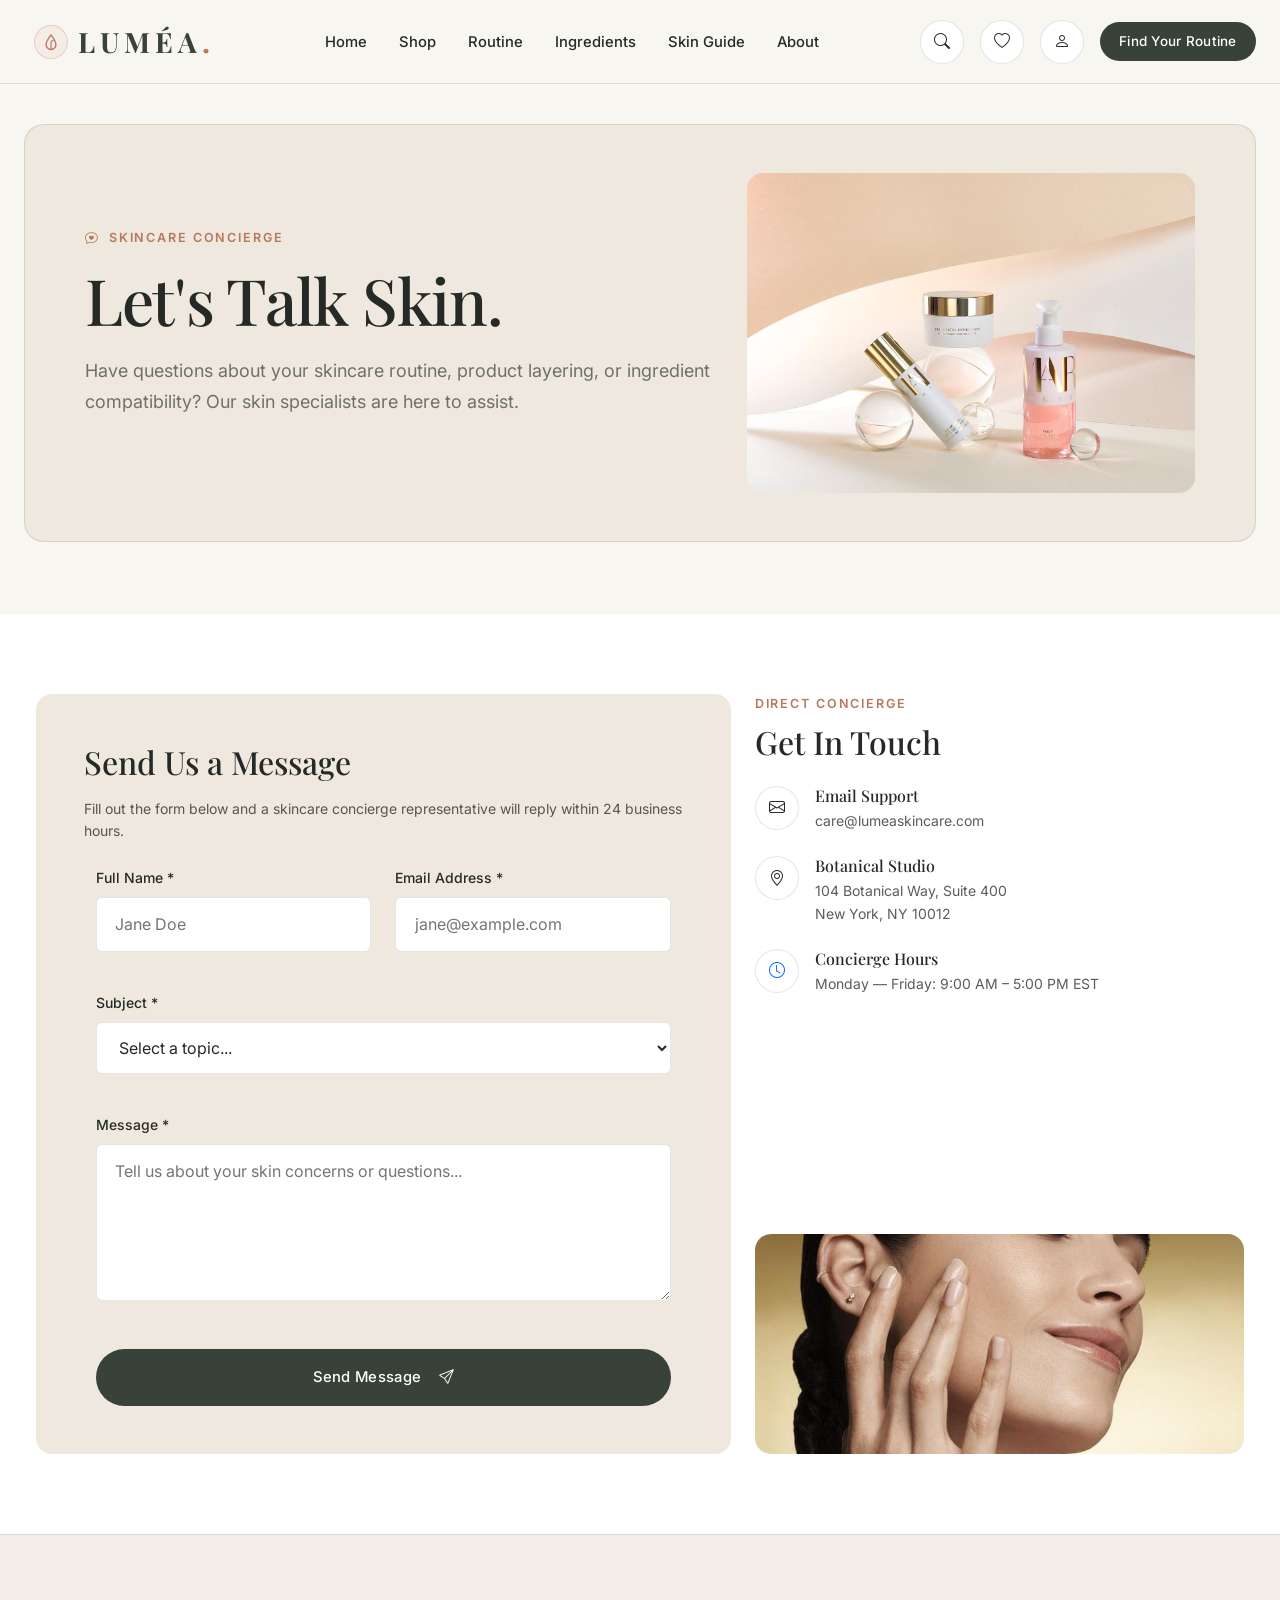
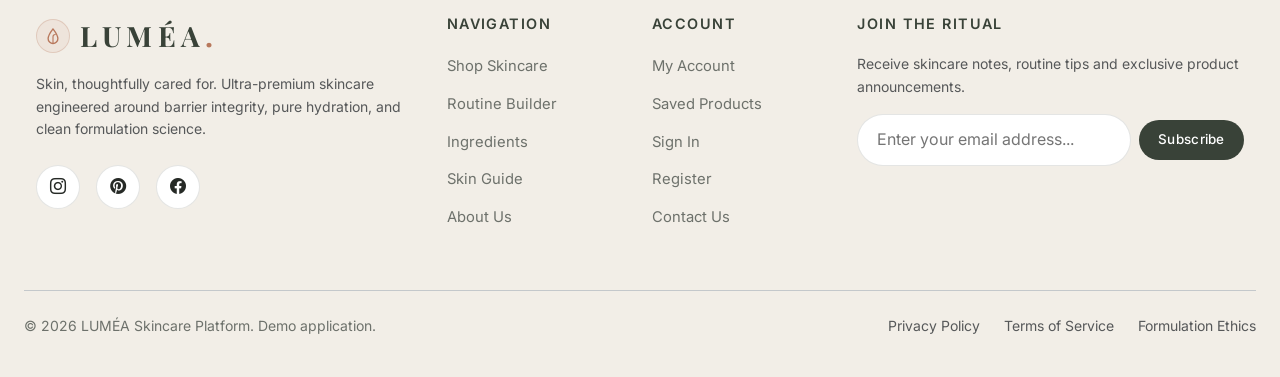
<file: contact.html>
<!DOCTYPE html>
<html lang="en">
<head>
  <meta charset="UTF-8">
  <meta name="viewport" content="width=device-width, initial-scale=1.0">
  <title>LUMÉA | Contact Skincare Concierge & Support</title>
  <meta name="description" content="Have questions about your skincare routine or product formulations? Contact LUMÉA Skincare Concierge.">
  
  <link href="https://cdn.jsdelivr.net/npm/bootstrap@5.3.2/dist/css/bootstrap.min.css" rel="stylesheet">
  <link href="https://cdn.jsdelivr.net/npm/bootstrap-icons@1.11.1/font/bootstrap-icons.css" rel="stylesheet">
    <link rel="icon" type="image/svg+xml" href="assets/images/favicon.svg">
  <link rel="stylesheet" href="assets/css/style.css">
</head>
<body>

  <!-- GLOBAL NAVBAR -->
  <header class="lumea-navbar">
    <div class="navbar-container">
      <a href="index.html" class="brand-logo" aria-label="LUMÉA Skincare">
        <span class="logo-icon-wrapper">
          <svg class="logo-drop-icon" viewBox="0 0 24 24" fill="none" xmlns="http://www.w3.org/2000/svg">
            <path d="M12 2.5C12 2.5 5.5 11 5.5 15.5C5.5 19.09 8.41 22 12 22C15.59 22 18.5 19.09 18.5 15.5C18.5 11 12 2.5 12 2.5Z" stroke="currentColor" stroke-width="1.8" stroke-linecap="round" stroke-linejoin="round"/>
            <path d="M12 22V13C12 11.5 13.5 10 15 10" stroke="currentColor" stroke-width="1.5" stroke-linecap="round" stroke-linejoin="round"/>
          </svg>
        </span>
        <span class="logo-text">LUMÉA<span class="logo-dot">.</span></span>
      </a>
      <ul class="nav-links-desktop">
        <li><a href="index.html" class="nav-link-item">Home</a></li>
        <li><a href="products.html" class="nav-link-item">Shop</a></li>
        <li><a href="routine.html" class="nav-link-item">Routine</a></li>
        <li><a href="ingredients.html" class="nav-link-item">Ingredients</a></li>
        <li><a href="skin-guide.html" class="nav-link-item">Skin Guide</a></li>
        <li><a href="about.html" class="nav-link-item">About</a></li>
      </ul>
      <div class="nav-actions-right">
        <button class="btn-lumea-icon trigger-search" aria-label="Search skincare"><i class="bi bi-search"></i></button>
        <a href="dashboard.html" class="btn-lumea-icon position-relative" aria-label="Favorites">
          <i class="bi bi-heart"></i>
          <span id="favorites-count-badge" class="position-absolute top-0 start-100 translate-middle badge rounded-pill bg-danger" style="display:none; font-size: 0.65rem;">0</span>
        </a>
        <a href="login.html" class="btn-lumea-icon"><i class="bi bi-person"></i></a>
        <a href="routine.html" class="btn-lumea btn-lumea-primary btn-lumea-sm">Find Your Routine</a>
      </div>
      <button class="mobile-hamburger" id="mobile-menu-toggle" aria-label="Toggle menu">
        <div class="hamburger-box">
          <span class="hamburger-line"></span>
          <span class="hamburger-line"></span>
          <span class="hamburger-line"></span>
        </div>
      </button>
    </div>
  </header>

  <!-- Mobile Menu -->
  <div class="mobile-menu-overlay" id="mobile-menu-overlay">
    <button class="close-mobile-menu-btn" id="close-mobile-menu" aria-label="Close menu">&times;</button>
    <ul class="mobile-nav-links">
      <li><a href="index.html">Home</a></li>
      <li><a href="products.html">Shop</a></li>
      <li><a href="routine.html">Routine</a></li>
      <li><a href="ingredients.html">Ingredients</a></li>
      <li><a href="skin-guide.html">Skin Guide</a></li>
      <li><a href="about.html">About</a></li>
    </ul>
    <div class="mobile-nav-actions">
      <a href="routine.html" class="btn-lumea btn-lumea-terracotta w-100 text-center">Find Your Routine</a>
      <div class="d-flex gap-3 justify-content-center mt-2">
        <button class="btn-lumea-icon trigger-search" aria-label="Search"><i class="bi bi-search"></i></button>
        <a href="dashboard.html" class="btn-lumea-icon" aria-label="Favorites"><i class="bi bi-heart"></i></a>
        <a href="login.html" class="btn-lumea-icon" aria-label="Account"><i class="bi bi-person"></i></a>
      </div>
    </div>
  </div>

  <!-- Search Modal -->
  <div class="search-overlay" id="search-overlay">
    <button class="close-search-btn" id="close-search">&times;</button>
    <div class="search-container-inner mt-5">
      <span class="eyebrow text-center d-block mb-3">Instant Skincare Search</span>
      <div class="search-input-wrapper">
        <i class="bi bi-search search-icon-inside"></i>
        <input type="text" id="global-search-input" class="search-input-field" placeholder="Search serums, ceramides, hydration, SPF...">
      </div>
      <div id="search-results-container"></div>
    </div>
  </div>

  <main>
    <!-- HERO -->
    <section class="hero-section">
      <div class="container">
        <div class="hero-banner-inner p-4 p-md-5">
          <div class="row align-items-center g-4">
            <div class="col-lg-7 reveal-on-scroll">
              <span class="eyebrow"><i class="bi bi-chat-heart me-1"></i> Skincare Concierge</span>
              <h1 class="display-large mb-3">Let's Talk Skin.</h1>
              <p class="lead-text mb-4">Have questions about your skincare routine, product layering, or ingredient compatibility? Our skin specialists are here to assist.</p>
            </div>
            <div class="col-lg-5">
              <div class="img-hover-wrapper rounded-4 overflow-hidden shadow-card" style="height: 320px;">
                <img src="assets/images/14.jpg" alt="LUMÉA Skincare Support Concierge Hero">
              </div>
            </div>
          </div>
        </div>
      </div>
    </section>

    <!-- CONTACT FORM & DETAILS SECTION -->
    <section class="bg-surface">
      <div class="container">
        <div class="row g-5">
          <!-- Form -->
          <div class="col-lg-7 reveal-on-scroll">
            <div class="card p-3 p-md-5 border-0 shadow-subtle rounded-4 bg-warm-beige">
              <h3 class="heading-2 mb-3">Send Us a Message</h3>
              <p class="small text-muted mb-4">Fill out the form below and a skincare concierge representative will reply within 24 business hours.</p>
              
              <form id="contact-form">
                <div class="row g-3">
                  <div class="col-md-6 form-group-lumea">
                    <label class="form-label-lumea">Full Name *</label>
                    <input type="text" class="form-control-lumea" placeholder="Jane Doe" required>
                  </div>
                  <div class="col-md-6 form-group-lumea">
                    <label class="form-label-lumea">Email Address *</label>
                    <input type="email" class="form-control-lumea" placeholder="jane@example.com" required>
                  </div>
                  <div class="col-12 form-group-lumea">
                    <label class="form-label-lumea">Subject *</label>
                    <select class="form-control-lumea" required>
                      <option value="">Select a topic...</option>
                      <option>Skincare Routine Advice</option>
                      <option>Product Compatibility Question</option>
                      <option>Order & Shipping Inquiry</option>
                      <option>Press & Partnership</option>
                    </select>
                  </div>
                  <div class="col-12 form-group-lumea">
                    <label class="form-label-lumea">Message *</label>
                    <textarea class="form-control-lumea" rows="5" placeholder="Tell us about your skin concerns or questions..." required></textarea>
                  </div>
                  <div class="col-12">
                    <button type="submit" class="btn-lumea btn-lumea-primary w-100 py-3">Send Message <i class="bi bi-send ms-2"></i></button>
                  </div>
                </div>
              </form>
            </div>
          </div>

          <!-- Contact Info -->
          <div class="col-lg-5 reveal-on-scroll">
            <div class="h-100 d-flex flex-column justify-content-between">
              <div>
                <span class="eyebrow mb-2 d-block">Direct Concierge</span>
                <h3 class="heading-2 mb-4">Get In Touch</h3>
                
                <div class="d-flex align-items-start gap-3 mb-4">
                  <div class="btn-lumea-icon text-terracotta"><i class="bi bi-envelope"></i></div>
                  <div>
                    <h6 class="font-serif mb-1">Email Support</h6>
                    <p class="small text-muted mb-0">care@lumeaskincare.com</p>
                  </div>
                </div>

                <div class="d-flex align-items-start gap-3 mb-4">
                  <div class="btn-lumea-icon text-sage"><i class="bi bi-geo-alt"></i></div>
                  <div>
                    <h6 class="font-serif mb-1">Botanical Studio</h6>
                    <p class="small text-muted mb-0">104 Botanical Way, Suite 400<br>New York, NY 10012</p>
                  </div>
                </div>

                <div class="d-flex align-items-start gap-3 mb-4">
                  <div class="btn-lumea-icon text-primary"><i class="bi bi-clock"></i></div>
                  <div>
                    <h6 class="font-serif mb-1">Concierge Hours</h6>
                    <p class="small text-muted mb-0">Monday — Friday: 9:00 AM – 5:00 PM EST</p>
                  </div>
                </div>
              </div>

              <div class="img-hover-wrapper rounded-4 overflow-hidden shadow-card mt-4" style="height: 220px;">
                <img src="assets/images/15.jpg" alt="LUMÉA Botanical Studio Interior">
              </div>
            </div>
          </div>
        </div>
      </div>
    </section>
  </main>

  <!-- FOOTER -->
  <footer class="lumea-footer">
    <div class="container">
      <div class="row g-4 mb-5">
        <div class="col-lg-4">
          <a href="index.html" class="brand-logo footer-brand mb-3" aria-label="LUMÉA Skincare Home">
            <span class="logo-icon-wrapper">
              <svg class="logo-drop-icon" viewBox="0 0 24 24" fill="none" xmlns="http://www.w3.org/2000/svg">
                <path d="M12 2.5C12 2.5 5.5 11 5.5 15.5C5.5 19.09 8.41 22 12 22C15.59 22 18.5 19.09 18.5 15.5C18.5 11 12 2.5 12 2.5Z" stroke="currentColor" stroke-width="1.8" stroke-linecap="round" stroke-linejoin="round"/>
                <path d="M12 22V13C12 11.5 13.5 10 15 10" stroke="currentColor" stroke-width="1.5" stroke-linecap="round" stroke-linejoin="round"/>
              </svg>
            </span>
            <span class="logo-text">LUMÉA<span class="logo-dot">.</span></span>
          </a>
          <p class="small text-muted mb-4">Skin, thoughtfully cared for. Ultra-premium skincare engineered around barrier integrity, pure hydration, and clean formulation science.</p>
          <div class="d-flex gap-3">
            <a href="#" class="btn-lumea-icon" aria-label="Instagram"><i class="bi bi-instagram"></i></a>
            <a href="#" class="btn-lumea-icon" aria-label="Pinterest"><i class="bi bi-pinterest"></i></a>
            <a href="#" class="btn-lumea-icon" aria-label="Facebook"><i class="bi bi-facebook"></i></a>
          </div>
        </div>

        <div class="col-6 col-lg-2">
          <h5 class="footer-title">Navigation</h5>
          <ul class="footer-links">
            <li><a href="products.html">Shop Skincare</a></li>
            <li><a href="routine.html">Routine Builder</a></li>
            <li><a href="ingredients.html">Ingredients</a></li>
            <li><a href="skin-guide.html">Skin Guide</a></li>
            <li><a href="about.html">About Us</a></li>
          </ul>
        </div>

        <div class="col-6 col-lg-2">
          <h5 class="footer-title">Account</h5>
          <ul class="footer-links">
            <li><a href="dashboard.html">My Account</a></li>
            <li><a href="dashboard.html">Saved Products</a></li>
            <li><a href="login.html">Sign In</a></li>
            <li><a href="register.html">Register</a></li>
            <li><a href="contact.html">Contact Us</a></li>
          </ul>
        </div>

        <div class="col-lg-4">
          <h5 class="footer-title">Join The Ritual</h5>
          <p class="small text-muted mb-3">Receive skincare notes, routine tips and exclusive product announcements.</p>
          <form onsubmit="event.preventDefault(); showToast('Subscribed to LUMÉA Skincare Notes!');">
            <div class="newsletter-input-group">
              <input type="email" placeholder="Enter your email address..." required>
              <button type="submit" class="btn-lumea btn-lumea-primary btn-lumea-sm">Subscribe</button>
            </div>
          </form>
        </div>
      </div>

      <div class="pt-4 border-top border-secondary-subtle d-flex flex-column flex-md-row justify-content-between align-items-center small text-muted">
        <p class="mb-2 mb-md-0">&copy; 2026 LUMÉA Skincare Platform. Demo application.</p>
        <div class="d-flex gap-4">
          <a href="#">Privacy Policy</a>
          <a href="#">Terms of Service</a>
          <a href="#">Formulation Ethics</a>
        </div>
      </div>
    </div>
  </footer>

  <script src="https://cdn.jsdelivr.net/npm/bootstrap@5.3.2/dist/js/bootstrap.bundle.min.js"></script>
  <script src="assets/js/main.js"></script>
</body>
</html>
</file>
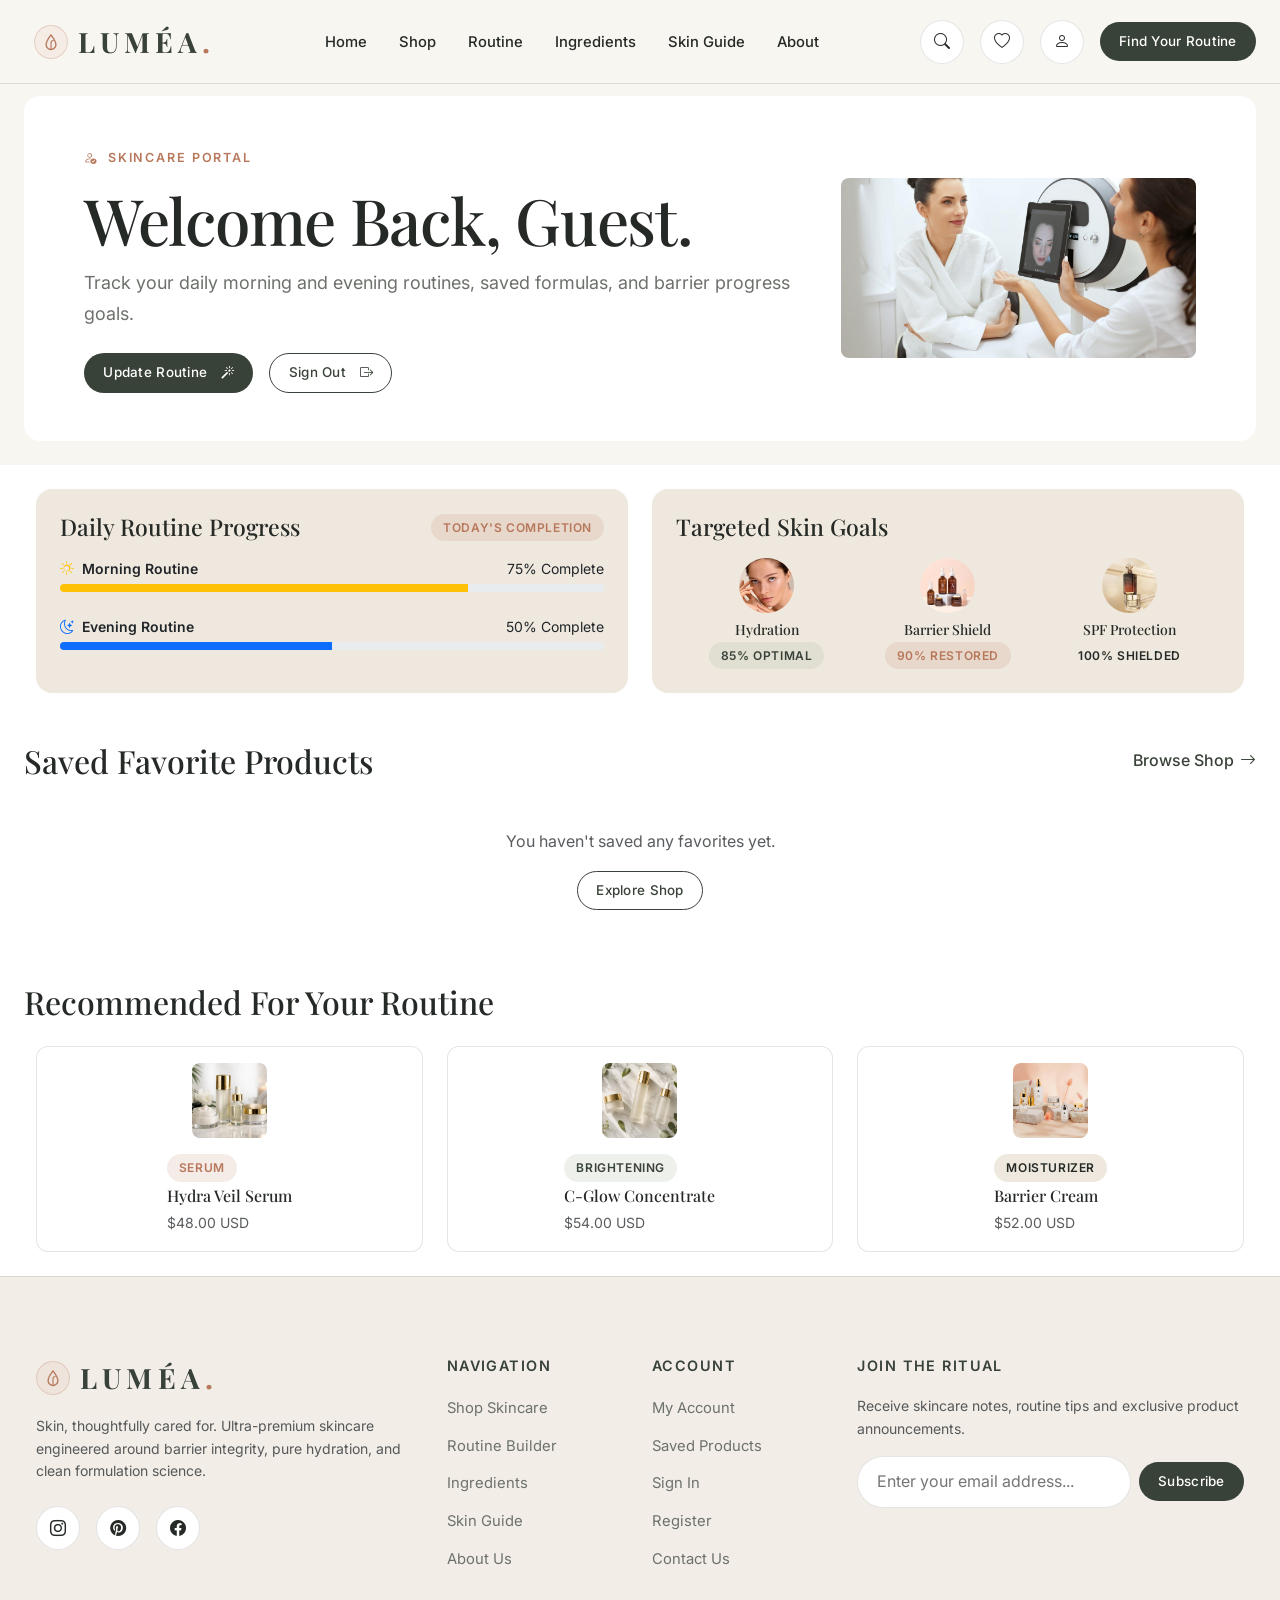
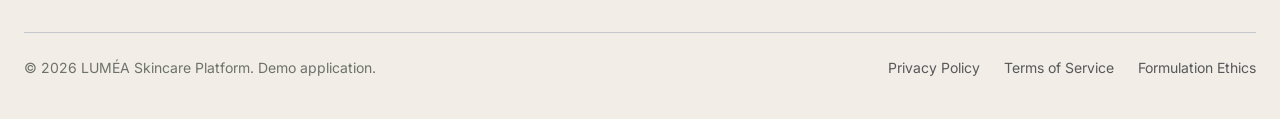
<file: dashboard.html>
<!DOCTYPE html>
<html lang="en">
<head>
  <meta charset="UTF-8">
  <meta name="viewport" content="width=device-width, initial-scale=1.0">
  <title>LUMÉA | Personal Skincare Dashboard</title>
  <meta name="description" content="View your customized daily morning and evening skincare routines, saved favorite formulas, and active skin health goals.">
  
  <link href="https://cdn.jsdelivr.net/npm/bootstrap@5.3.2/dist/css/bootstrap.min.css" rel="stylesheet">
  <link href="https://cdn.jsdelivr.net/npm/bootstrap-icons@1.11.1/font/bootstrap-icons.css" rel="stylesheet">
    <link rel="icon" type="image/svg+xml" href="assets/images/favicon.svg">
  <link rel="stylesheet" href="assets/css/style.css">
</head>
<body>

  <!-- GLOBAL NAVBAR -->
  <header class="lumea-navbar">
    <div class="navbar-container">
      <a href="index.html" class="brand-logo" aria-label="LUMÉA Skincare">
        <span class="logo-icon-wrapper">
          <svg class="logo-drop-icon" viewBox="0 0 24 24" fill="none" xmlns="http://www.w3.org/2000/svg">
            <path d="M12 2.5C12 2.5 5.5 11 5.5 15.5C5.5 19.09 8.41 22 12 22C15.59 22 18.5 19.09 18.5 15.5C18.5 11 12 2.5 12 2.5Z" stroke="currentColor" stroke-width="1.8" stroke-linecap="round" stroke-linejoin="round"/>
            <path d="M12 22V13C12 11.5 13.5 10 15 10" stroke="currentColor" stroke-width="1.5" stroke-linecap="round" stroke-linejoin="round"/>
          </svg>
        </span>
        <span class="logo-text">LUMÉA<span class="logo-dot">.</span></span>
      </a>
      <ul class="nav-links-desktop">
        <li><a href="index.html" class="nav-link-item">Home</a></li>
        <li><a href="products.html" class="nav-link-item">Shop</a></li>
        <li><a href="routine.html" class="nav-link-item">Routine</a></li>
        <li><a href="ingredients.html" class="nav-link-item">Ingredients</a></li>
        <li><a href="skin-guide.html" class="nav-link-item">Skin Guide</a></li>
        <li><a href="about.html" class="nav-link-item">About</a></li>
      </ul>
      <div class="nav-actions-right">
        <button class="btn-lumea-icon trigger-search" aria-label="Search skincare"><i class="bi bi-search"></i></button>
        <a href="dashboard.html" class="btn-lumea-icon position-relative active" aria-label="Favorites">
          <i class="bi bi-heart"></i>
          <span id="favorites-count-badge" class="position-absolute top-0 start-100 translate-middle badge rounded-pill bg-danger" style="display:none; font-size: 0.65rem;">0</span>
        </a>
        <a href="login.html" class="btn-lumea-icon"><i class="bi bi-person"></i></a>
        <a href="routine.html" class="btn-lumea btn-lumea-primary btn-lumea-sm">Find Your Routine</a>
      </div>
      <button class="mobile-hamburger" id="mobile-menu-toggle" aria-label="Toggle menu">
        <div class="hamburger-box">
          <span class="hamburger-line"></span>
          <span class="hamburger-line"></span>
          <span class="hamburger-line"></span>
        </div>
      </button>
    </div>
  </header>

  <!-- Mobile Menu -->
  <div class="mobile-menu-overlay" id="mobile-menu-overlay">
    <button class="close-mobile-menu-btn" id="close-mobile-menu" aria-label="Close menu">&times;</button>
    <ul class="mobile-nav-links">
      <li><a href="index.html">Home</a></li>
      <li><a href="products.html">Shop</a></li>
      <li><a href="routine.html">Routine</a></li>
      <li><a href="ingredients.html">Ingredients</a></li>
      <li><a href="skin-guide.html">Skin Guide</a></li>
      <li><a href="about.html">About</a></li>
    </ul>
    <div class="mobile-nav-actions">
      <a href="routine.html" class="btn-lumea btn-lumea-terracotta w-100 text-center">Find Your Routine</a>
      <div class="d-flex gap-3 justify-content-center mt-2">
        <button class="btn-lumea-icon trigger-search" aria-label="Search"><i class="bi bi-search"></i></button>
        <a href="dashboard.html" class="btn-lumea-icon" aria-label="Favorites"><i class="bi bi-heart"></i></a>
        <a href="login.html" class="btn-lumea-icon" aria-label="Account"><i class="bi bi-person"></i></a>
      </div>
    </div>
  </div>

  <!-- Search Modal -->
  <div class="search-overlay" id="search-overlay">
    <button class="close-search-btn" id="close-search">&times;</button>
    <div class="search-container-inner mt-5">
      <span class="eyebrow text-center d-block mb-3">Instant Skincare Search</span>
      <div class="search-input-wrapper">
        <i class="bi bi-search search-icon-inside"></i>
        <input type="text" id="global-search-input" class="search-input-field" placeholder="Search serums, ceramides, hydration, SPF...">
      </div>
      <div id="search-results-container"></div>
    </div>
  </div>

  <main id="dashboard-view" class="pt-5 mt-4">
    <!-- DASHBOARD WELCOME HERO -->
    <section class="hero-section py-4">
      <div class="container">
        <div class="card p-3 p-md-5 border-0 rounded-4 shadow-card bg-surface overflow-hidden">
          <div class="row align-items-center g-4">
            <div class="col-lg-8">
              <span class="eyebrow"><i class="bi bi-person-check me-1"></i> Skincare Portal</span>
              <h1 class="display-large mb-2">Welcome Back, <span id="dash-user-name" class="text-terracotta">Sophia</span>.</h1>
              <p class="lead-text mb-4">Track your daily morning and evening routines, saved formulas, and barrier progress goals.</p>
              
              <div class="d-flex flex-wrap gap-3">
                <a href="routine.html" class="btn-lumea btn-lumea-primary btn-lumea-sm">Update Routine <i class="bi bi-magic ms-1"></i></a>
                <button id="dash-logout-btn" class="btn-lumea btn-lumea-outline btn-lumea-sm">Sign Out <i class="bi bi-box-arrow-right ms-1"></i></button>
              </div>
            </div>
            <div class="col-lg-4">
              <div class="img-hover-wrapper rounded-3" style="height: 180px;">
                <img src="assets/images/33.jpg" alt="Dashboard User Profile Visual">
              </div>
            </div>
          </div>
        </div>
      </div>
    </section>

    <!-- MAIN DASHBOARD CONTENT -->
    <section class="bg-surface py-4">
      <div class="container">
        
        <!-- ROW 1: ROUTINE PROGRESS & GOALS -->
        <div class="row g-4 mb-5">
          <!-- ROUTINE PROGRESS -->
          <div class="col-lg-6">
            <div class="card p-4 h-100 border-0 shadow-subtle rounded-4 bg-warm-beige">
              <div class="d-flex justify-content-between align-items-center mb-3">
                <h3 class="heading-3 mb-0">Daily Routine Progress</h3>
                <span class="badge-lumea badge-terracotta">Today's Completion</span>
              </div>
              
              <div class="mb-4">
                <div class="d-flex justify-content-between align-items-center small mb-1">
                  <span class="fw-semibold"><i class="bi bi-sun text-warning me-1"></i> Morning Routine</span>
                  <span>75% Complete</span>
                </div>
                <div class="progress" style="height: 8px;">
                  <div class="progress-bar bg-warning" style="width: 75%;"></div>
                </div>
              </div>

              <div>
                <div class="d-flex justify-content-between align-items-center small mb-1">
                  <span class="fw-semibold"><i class="bi bi-moon-stars text-primary me-1"></i> Evening Routine</span>
                  <span>50% Complete</span>
                </div>
                <div class="progress" style="height: 8px;">
                  <div class="progress-bar bg-primary" style="width: 50%;"></div>
                </div>
              </div>
            </div>
          </div>

          <!-- SKIN GOALS -->
          <div class="col-lg-6">
            <div class="card p-4 h-100 border-0 shadow-subtle rounded-4 bg-warm-beige">
              <h3 class="heading-3 mb-3">Targeted Skin Goals</h3>
              
              <div class="row g-3">
                <div class="col-4 text-center">
                  <img src="assets/images/20.jpg" alt="Hydration Goal Visual" class="rounded-circle mb-2 mx-auto" style="width: 55px; height: 55px; object-fit: cover;">
                  <h6 class="font-serif small mb-1">Hydration</h6>
                  <span class="badge-lumea badge-sage">85% Optimal</span>
                </div>

                <div class="col-4 text-center">
                  <img src="assets/images/21.jpg" alt="Barrier Care Goal Visual" class="rounded-circle mb-2 mx-auto" style="width: 55px; height: 55px; object-fit: cover;">
                  <h6 class="font-serif small mb-1">Barrier Shield</h6>
                  <span class="badge-lumea badge-terracotta">90% Restored</span>
                </div>

                <div class="col-4 text-center">
                  <img src="assets/images/22.jpg" alt="UV Defense Goal Visual" class="rounded-circle mb-2 mx-auto" style="width: 55px; height: 55px; object-fit: cover;">
                  <h6 class="font-serif small mb-1">SPF Protection</h6>
                  <span class="badge-lumea badge-beige">100% Shielded</span>
                </div>
              </div>
            </div>
          </div>
        </div>

        <!-- ROW 2: SAVED FAVORITE PRODUCTS (Loaded via JS) -->
        <div class="mb-5">
          <div class="d-flex justify-content-between align-items-center mb-4">
            <h3 class="heading-2 mb-0">Saved Favorite Products</h3>
            <a href="products.html" class="link-arrow">Browse Shop <i class="bi bi-arrow-right"></i></a>
          </div>

          <div class="row g-4" id="dash-favorites-grid">
            <!-- Populated dynamically via main.js from localStorage -->
          </div>
        </div>

        <!-- ROW 3: RECENTLY VIEWED FORMULAS -->
        <div>
          <h3 class="heading-2 mb-4">Recommended For Your Routine</h3>
          <div class="row g-4">
            <div class="col-md-4">
              <div class="lumea-card p-3 d-flex gap-3 align-items-center">
                <img src="assets/images/8.jpg" alt="Hydra Veil Serum" style="width: 75px; height: 75px; border-radius: 8px; object-fit: cover;">
                <div>
                  <span class="badge-lumea badge-terracotta mb-1">Serum</span>
                  <h6 class="font-serif mb-1"><a href="product-detail.html?id=prod-01">Hydra Veil Serum</a></h6>
                  <small class="text-muted">$48.00 USD</small>
                </div>
              </div>
            </div>

            <div class="col-md-4">
              <div class="lumea-card p-3 d-flex gap-3 align-items-center">
                <img src="assets/images/9.jpg" alt="C-Glow Concentrate" style="width: 75px; height: 75px; border-radius: 8px; object-fit: cover;">
                <div>
                  <span class="badge-lumea badge-sage mb-1">Brightening</span>
                  <h6 class="font-serif mb-1"><a href="product-detail.html?id=prod-02">C-Glow Concentrate</a></h6>
                  <small class="text-muted">$54.00 USD</small>
                </div>
              </div>
            </div>

            <div class="col-md-4">
              <div class="lumea-card p-3 d-flex gap-3 align-items-center">
                <img src="assets/images/10.jpg" alt="Barrier Cream" style="width: 75px; height: 75px; border-radius: 8px; object-fit: cover;">
                <div>
                  <span class="badge-lumea badge-beige mb-1">Moisturizer</span>
                  <h6 class="font-serif mb-1"><a href="product-detail.html?id=prod-03">Barrier Cream</a></h6>
                  <small class="text-muted">$52.00 USD</small>
                </div>
              </div>
            </div>
          </div>
        </div>

      </div>
    </section>
  </main>

  <footer class="lumea-footer">
    <div class="container">
      <div class="row g-4 mb-5">
        <div class="col-lg-4">
          <a href="index.html" class="brand-logo footer-brand mb-3" aria-label="LUMÉA Skincare Home">
            <span class="logo-icon-wrapper">
              <svg class="logo-drop-icon" viewBox="0 0 24 24" fill="none" xmlns="http://www.w3.org/2000/svg">
                <path d="M12 2.5C12 2.5 5.5 11 5.5 15.5C5.5 19.09 8.41 22 12 22C15.59 22 18.5 19.09 18.5 15.5C18.5 11 12 2.5 12 2.5Z" stroke="currentColor" stroke-width="1.8" stroke-linecap="round" stroke-linejoin="round"/>
                <path d="M12 22V13C12 11.5 13.5 10 15 10" stroke="currentColor" stroke-width="1.5" stroke-linecap="round" stroke-linejoin="round"/>
              </svg>
            </span>
            <span class="logo-text">LUMÉA<span class="logo-dot">.</span></span>
          </a>
          <p class="small text-muted mb-4">Skin, thoughtfully cared for. Ultra-premium skincare engineered around barrier integrity, pure hydration, and clean formulation science.</p>
          <div class="d-flex gap-3">
            <a href="#" class="btn-lumea-icon" aria-label="Instagram"><i class="bi bi-instagram"></i></a>
            <a href="#" class="btn-lumea-icon" aria-label="Pinterest"><i class="bi bi-pinterest"></i></a>
            <a href="#" class="btn-lumea-icon" aria-label="Facebook"><i class="bi bi-facebook"></i></a>
          </div>
        </div>

        <div class="col-6 col-lg-2">
          <h5 class="footer-title">Navigation</h5>
          <ul class="footer-links">
            <li><a href="products.html">Shop Skincare</a></li>
            <li><a href="routine.html">Routine Builder</a></li>
            <li><a href="ingredients.html">Ingredients</a></li>
            <li><a href="skin-guide.html">Skin Guide</a></li>
            <li><a href="about.html">About Us</a></li>
          </ul>
        </div>

        <div class="col-6 col-lg-2">
          <h5 class="footer-title">Account</h5>
          <ul class="footer-links">
            <li><a href="dashboard.html">My Account</a></li>
            <li><a href="dashboard.html">Saved Products</a></li>
            <li><a href="login.html">Sign In</a></li>
            <li><a href="register.html">Register</a></li>
            <li><a href="contact.html">Contact Us</a></li>
          </ul>
        </div>

        <div class="col-lg-4">
          <h5 class="footer-title">Join The Ritual</h5>
          <p class="small text-muted mb-3">Receive skincare notes, routine tips and exclusive product announcements.</p>
          <form onsubmit="event.preventDefault(); showToast('Subscribed to LUMÉA Skincare Notes!');">
            <div class="newsletter-input-group">
              <input type="email" placeholder="Enter your email address..." required>
              <button type="submit" class="btn-lumea btn-lumea-primary btn-lumea-sm">Subscribe</button>
            </div>
          </form>
        </div>
      </div>

      <div class="pt-4 border-top border-secondary-subtle d-flex flex-column flex-md-row justify-content-between align-items-center small text-muted">
        <p class="mb-2 mb-md-0">&copy; 2026 LUMÉA Skincare Platform. Demo application.</p>
        <div class="d-flex gap-4">
          <a href="#">Privacy Policy</a>
          <a href="#">Terms of Service</a>
          <a href="#">Formulation Ethics</a>
        </div>
      </div>
    </div>
  </footer>

  <script src="https://cdn.jsdelivr.net/npm/bootstrap@5.3.2/dist/js/bootstrap.bundle.min.js"></script>
  <script src="assets/js/main.js"></script>
</body>
</html>
</file>
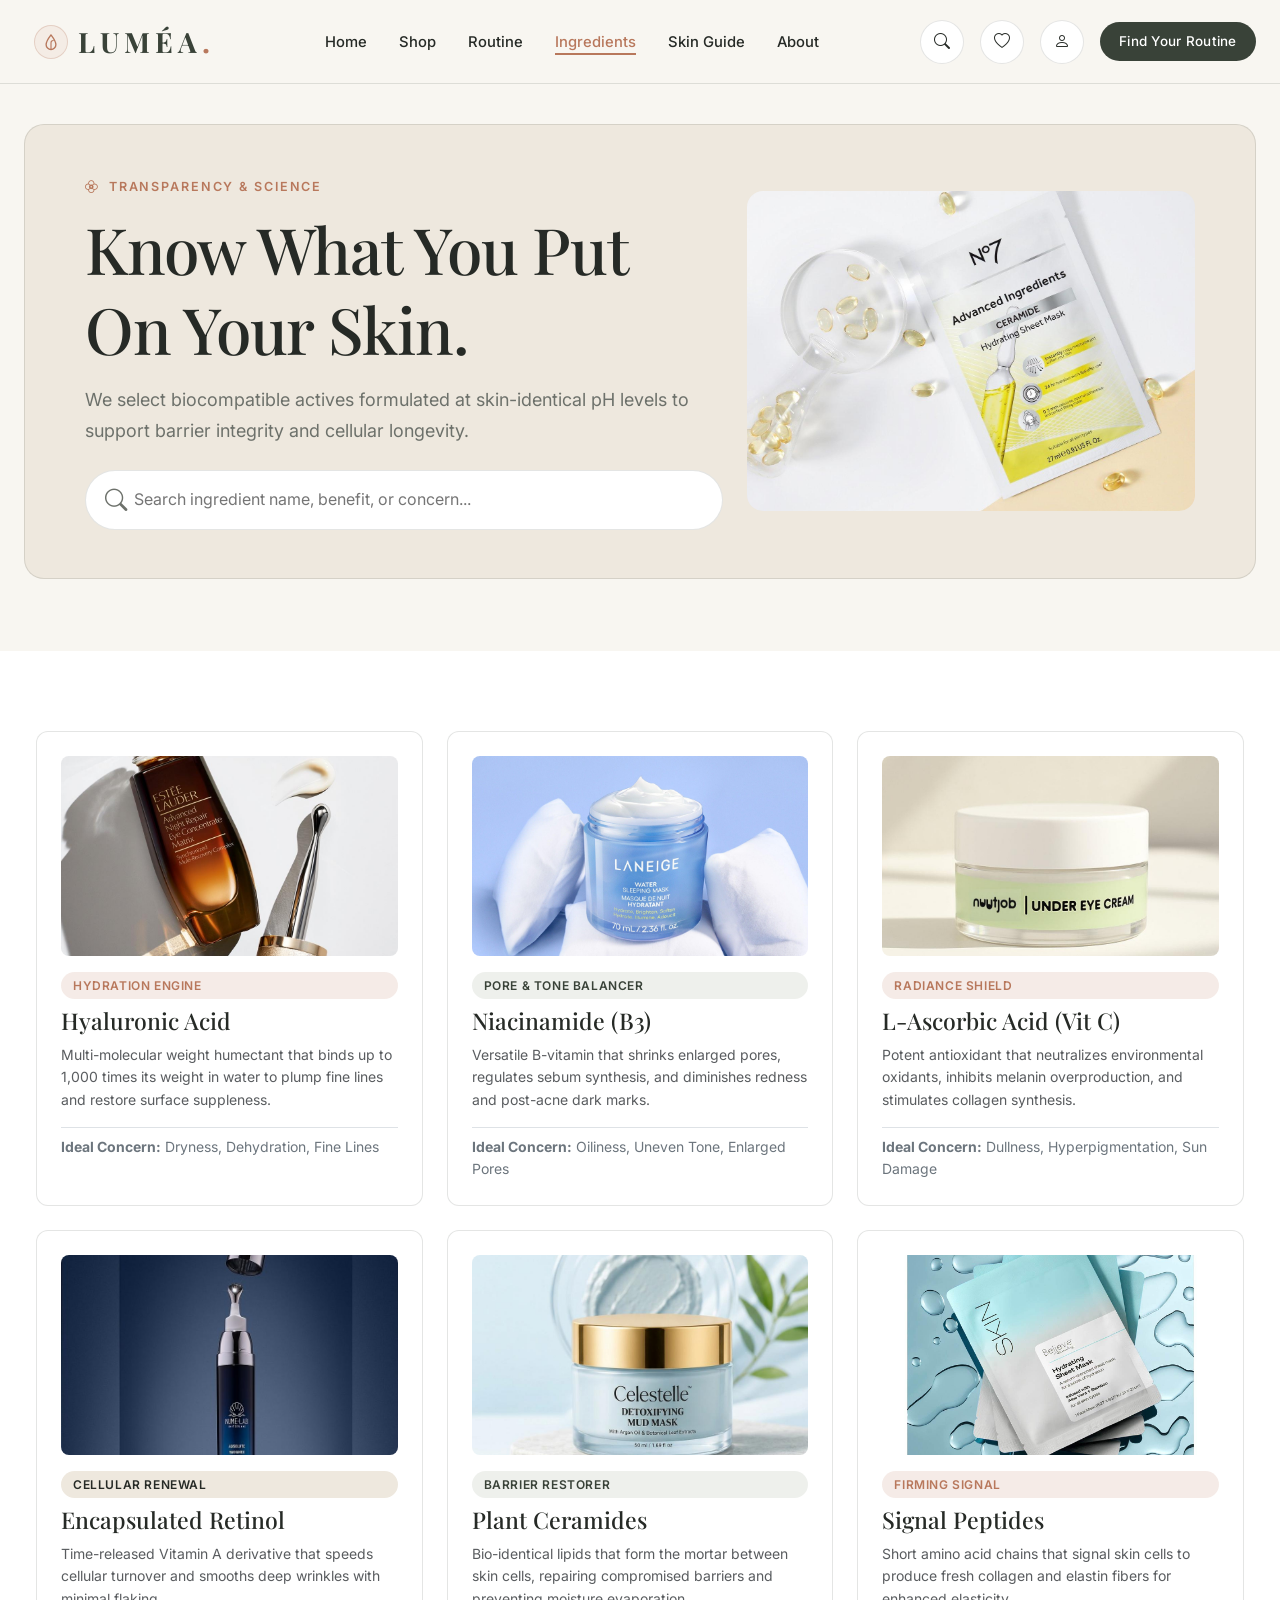
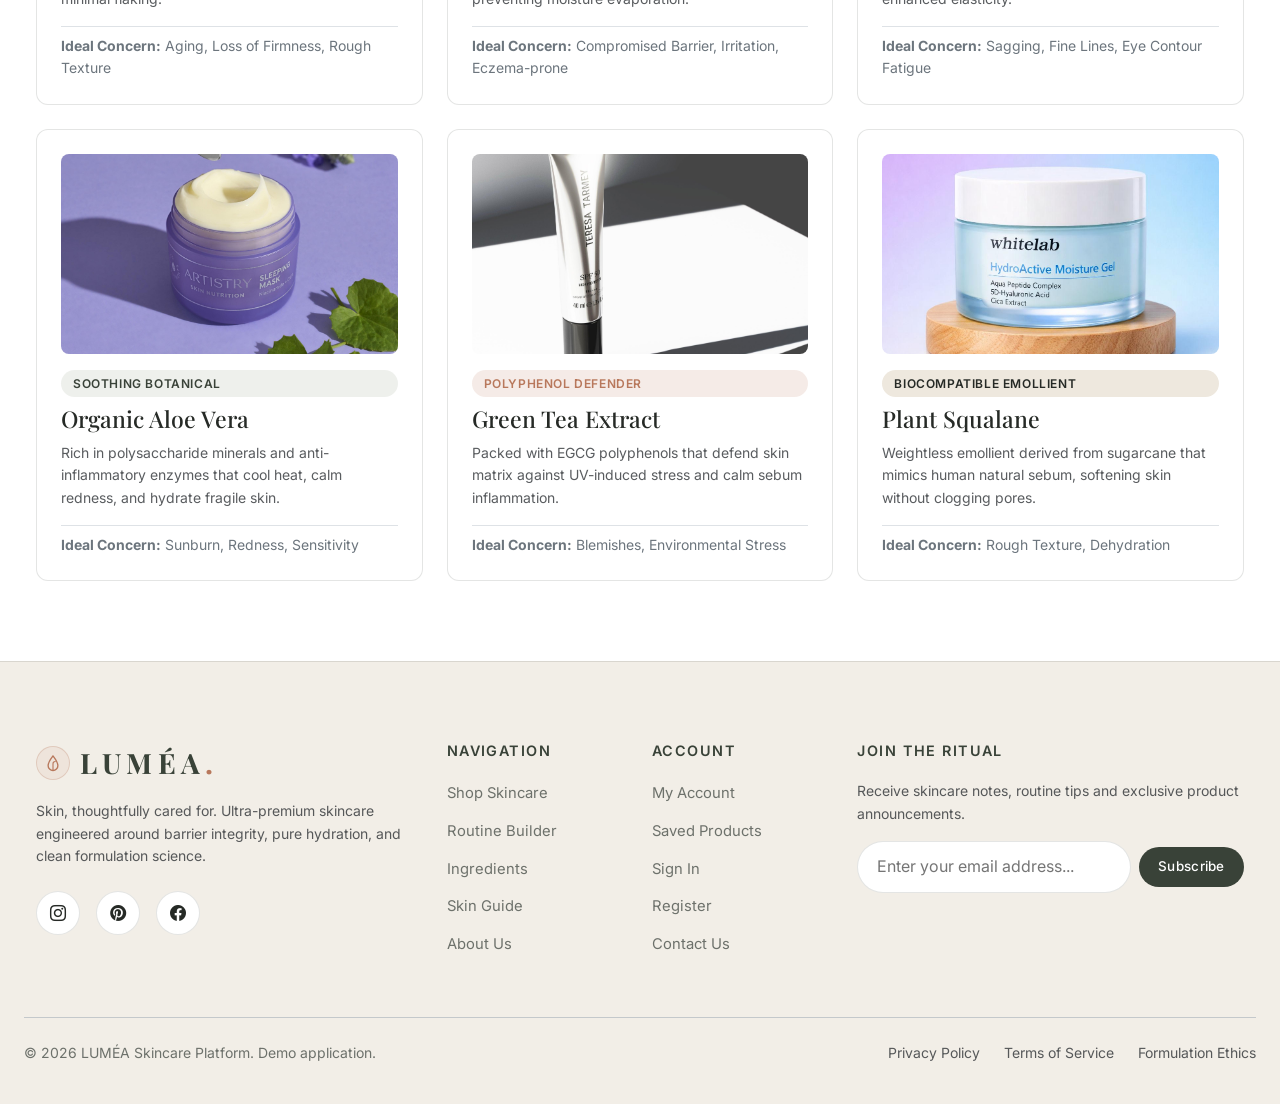
<file: ingredients.html>
<!DOCTYPE html>
<html lang="en">
<head>
  <meta charset="UTF-8">
  <meta name="viewport" content="width=device-width, initial-scale=1.0">
  <title>LUMÉA | Skincare Ingredient Library & Science</title>
  <meta name="description" content="Explore biocompatible botanical actives, lipid ceramides, and pure bio-fermented ingredients formulated for optimal skin health.">
  
  <link href="https://cdn.jsdelivr.net/npm/bootstrap@5.3.2/dist/css/bootstrap.min.css" rel="stylesheet">
  <link href="https://cdn.jsdelivr.net/npm/bootstrap-icons@1.11.1/font/bootstrap-icons.css" rel="stylesheet">
    <link rel="icon" type="image/svg+xml" href="assets/images/favicon.svg">
  <link rel="stylesheet" href="assets/css/style.css">
</head>
<body>

  <!-- GLOBAL NAVBAR -->
  <header class="lumea-navbar">
    <div class="navbar-container">
      <a href="index.html" class="brand-logo" aria-label="LUMÉA Skincare">
        <span class="logo-icon-wrapper">
          <svg class="logo-drop-icon" viewBox="0 0 24 24" fill="none" xmlns="http://www.w3.org/2000/svg">
            <path d="M12 2.5C12 2.5 5.5 11 5.5 15.5C5.5 19.09 8.41 22 12 22C15.59 22 18.5 19.09 18.5 15.5C18.5 11 12 2.5 12 2.5Z" stroke="currentColor" stroke-width="1.8" stroke-linecap="round" stroke-linejoin="round"/>
            <path d="M12 22V13C12 11.5 13.5 10 15 10" stroke="currentColor" stroke-width="1.5" stroke-linecap="round" stroke-linejoin="round"/>
          </svg>
        </span>
        <span class="logo-text">LUMÉA<span class="logo-dot">.</span></span>
      </a>
      <ul class="nav-links-desktop">
        <li><a href="index.html" class="nav-link-item">Home</a></li>
        <li><a href="products.html" class="nav-link-item">Shop</a></li>
        <li><a href="routine.html" class="nav-link-item">Routine</a></li>
        <li><a href="ingredients.html" class="nav-link-item active">Ingredients</a></li>
        <li><a href="skin-guide.html" class="nav-link-item">Skin Guide</a></li>
        <li><a href="about.html" class="nav-link-item">About</a></li>
      </ul>
      <div class="nav-actions-right">
        <button class="btn-lumea-icon trigger-search" aria-label="Search skincare"><i class="bi bi-search"></i></button>
        <a href="dashboard.html" class="btn-lumea-icon position-relative" aria-label="Favorites">
          <i class="bi bi-heart"></i>
          <span id="favorites-count-badge" class="position-absolute top-0 start-100 translate-middle badge rounded-pill bg-danger" style="display:none; font-size: 0.65rem;">0</span>
        </a>
        <a href="login.html" class="btn-lumea-icon"><i class="bi bi-person"></i></a>
        <a href="routine.html" class="btn-lumea btn-lumea-primary btn-lumea-sm">Find Your Routine</a>
      </div>
      <button class="mobile-hamburger" id="mobile-menu-toggle" aria-label="Toggle menu">
        <div class="hamburger-box">
          <span class="hamburger-line"></span>
          <span class="hamburger-line"></span>
          <span class="hamburger-line"></span>
        </div>
      </button>
    </div>
  </header>

  <!-- Mobile Menu -->
  <div class="mobile-menu-overlay" id="mobile-menu-overlay">
    <button class="close-mobile-menu-btn" id="close-mobile-menu" aria-label="Close menu">&times;</button>
    <ul class="mobile-nav-links">
      <li><a href="index.html">Home</a></li>
      <li><a href="products.html">Shop</a></li>
      <li><a href="routine.html">Routine</a></li>
      <li><a href="ingredients.html" class="active">Ingredients</a></li>
      <li><a href="skin-guide.html">Skin Guide</a></li>
      <li><a href="about.html">About</a></li>
    </ul>
    <div class="mobile-nav-actions">
      <a href="routine.html" class="btn-lumea btn-lumea-terracotta w-100 text-center">Find Your Routine</a>
      <div class="d-flex gap-3 justify-content-center mt-2">
        <button class="btn-lumea-icon trigger-search" aria-label="Search"><i class="bi bi-search"></i></button>
        <a href="dashboard.html" class="btn-lumea-icon" aria-label="Favorites"><i class="bi bi-heart"></i></a>
        <a href="login.html" class="btn-lumea-icon" aria-label="Account"><i class="bi bi-person"></i></a>
      </div>
    </div>
  </div>

  <!-- Search Modal -->
  <div class="search-overlay" id="search-overlay">
    <button class="close-search-btn" id="close-search">&times;</button>
    <div class="search-container-inner mt-5">
      <span class="eyebrow text-center d-block mb-3">Instant Skincare Search</span>
      <div class="search-input-wrapper">
        <i class="bi bi-search search-icon-inside"></i>
        <input type="text" id="global-search-input" class="search-input-field" placeholder="Search serums, ceramides, hydration, SPF...">
      </div>
      <div id="search-results-container"></div>
    </div>
  </div>

  <main id="ingredients-grid">
    <!-- HERO -->
    <section class="hero-section">
      <div class="container">
        <div class="hero-banner-inner p-4 p-md-5">
          <div class="row align-items-center g-4">
            <div class="col-lg-7 reveal-on-scroll">
              <span class="eyebrow"><i class="bi bi-flower2 me-1"></i> Transparency & Science</span>
              <h1 class="display-large mb-3">Know What You Put On Your Skin.</h1>
              <p class="lead-text mb-4">We select biocompatible actives formulated at skin-identical pH levels to support barrier integrity and cellular longevity.</p>
              
              <div class="search-input-wrapper max-w-lg mb-0">
                <i class="bi bi-search search-icon-inside"></i>
                <input type="text" id="ingredient-search-input" class="form-control-lumea ps-5 py-3 rounded-pill" placeholder="Search ingredient name, benefit, or concern...">
              </div>
            </div>
            <div class="col-lg-5">
              <div class="img-hover-wrapper rounded-4 overflow-hidden shadow-card" style="height: 320px;">
                <img src="assets/images/63.jpg" alt="LUMÉA Botanical Ingredients Hero Banner">
              </div>
            </div>
          </div>
        </div>
      </div>
    </section>

    <!-- INGREDIENTS CARDS GRID -->
    <section class="bg-surface">
      <div class="container">
        <div class="row g-4">

          <!-- 01 Hyaluronic Acid -->
          <div class="col-md-6 col-lg-4 reveal-on-scroll">
            <div class="lumea-card h-100 p-4 ingredient-card">
              <div class="img-hover-wrapper rounded-3 mb-3" style="height: 200px;">
                <img src="assets/images/64.jpg" alt="Hyaluronic Acid ingredient botanical source">
              </div>
              <span class="badge-lumea badge-terracotta mb-2">Hydration Engine</span>
              <h3 class="heading-3 mb-2">Hyaluronic Acid</h3>
              <p class="small text-muted mb-3">Multi-molecular weight humectant that binds up to 1,000 times its weight in water to plump fine lines and restore surface suppleness.</p>
              <div class="border-top pt-2 small text-secondary">
                <strong>Ideal Concern:</strong> Dryness, Dehydration, Fine Lines
              </div>
            </div>
          </div>

          <!-- 02 Niacinamide -->
          <div class="col-md-6 col-lg-4 reveal-on-scroll">
            <div class="lumea-card h-100 p-4 ingredient-card">
              <div class="img-hover-wrapper rounded-3 mb-3" style="height: 200px;">
                <img src="assets/images/65.jpg" alt="Niacinamide Vitamin B3 active source">
              </div>
              <span class="badge-lumea badge-sage mb-2">Pore & Tone Balancer</span>
              <h3 class="heading-3 mb-2">Niacinamide (B3)</h3>
              <p class="small text-muted mb-3">Versatile B-vitamin that shrinks enlarged pores, regulates sebum synthesis, and diminishes redness and post-acne dark marks.</p>
              <div class="border-top pt-2 small text-secondary">
                <strong>Ideal Concern:</strong> Oiliness, Uneven Tone, Enlarged Pores
              </div>
            </div>
          </div>

          <!-- 03 Vitamin C -->
          <div class="col-md-6 col-lg-4 reveal-on-scroll">
            <div class="lumea-card h-100 p-4 ingredient-card">
              <div class="img-hover-wrapper rounded-3 mb-3" style="height: 200px;">
                <img src="assets/images/66.jpg" alt="Vitamin C L-Ascorbic Acid source">
              </div>
              <span class="badge-lumea badge-terracotta mb-2">Radiance Shield</span>
              <h3 class="heading-3 mb-2">L-Ascorbic Acid (Vit C)</h3>
              <p class="small text-muted mb-3">Potent antioxidant that neutralizes environmental oxidants, inhibits melanin overproduction, and stimulates collagen synthesis.</p>
              <div class="border-top pt-2 small text-secondary">
                <strong>Ideal Concern:</strong> Dullness, Hyperpigmentation, Sun Damage
              </div>
            </div>
          </div>

          <!-- 04 Retinol -->
          <div class="col-md-6 col-lg-4 reveal-on-scroll">
            <div class="lumea-card h-100 p-4 ingredient-card">
              <div class="img-hover-wrapper rounded-3 mb-3" style="height: 200px;">
                <img src="assets/images/67.jpg" alt="Encapsulated Retinol active compound">
              </div>
              <span class="badge-lumea badge-beige mb-2">Cellular Renewal</span>
              <h3 class="heading-3 mb-2">Encapsulated Retinol</h3>
              <p class="small text-muted mb-3">Time-released Vitamin A derivative that speeds cellular turnover and smooths deep wrinkles with minimal flaking.</p>
              <div class="border-top pt-2 small text-secondary">
                <strong>Ideal Concern:</strong> Aging, Loss of Firmness, Rough Texture
              </div>
            </div>
          </div>

          <!-- 05 Ceramides -->
          <div class="col-md-6 col-lg-4 reveal-on-scroll">
            <div class="lumea-card h-100 p-4 ingredient-card">
              <div class="img-hover-wrapper rounded-3 mb-3" style="height: 200px;">
                <img src="assets/images/68.jpg" alt="Bio-identical Ceramides lipid matrix">
              </div>
              <span class="badge-lumea badge-sage mb-2">Barrier Restorer</span>
              <h3 class="heading-3 mb-2">Plant Ceramides</h3>
              <p class="small text-muted mb-3">Bio-identical lipids that form the mortar between skin cells, repairing compromised barriers and preventing moisture evaporation.</p>
              <div class="border-top pt-2 small text-secondary">
                <strong>Ideal Concern:</strong> Compromised Barrier, Irritation, Eczema-prone
              </div>
            </div>
          </div>

          <!-- 06 Peptides -->
          <div class="col-md-6 col-lg-4 reveal-on-scroll">
            <div class="lumea-card h-100 p-4 ingredient-card">
              <div class="img-hover-wrapper rounded-3 mb-3" style="height: 200px;">
                <img src="assets/images/69.jpg" alt="Signal Peptides structural protein">
              </div>
              <span class="badge-lumea badge-terracotta mb-2">Firming Signal</span>
              <h3 class="heading-3 mb-2">Signal Peptides</h3>
              <p class="small text-muted mb-3">Short amino acid chains that signal skin cells to produce fresh collagen and elastin fibers for enhanced elasticity.</p>
              <div class="border-top pt-2 small text-secondary">
                <strong>Ideal Concern:</strong> Sagging, Fine Lines, Eye Contour Fatigue
              </div>
            </div>
          </div>

          <!-- 07 Aloe Vera -->
          <div class="col-md-6 col-lg-4 reveal-on-scroll">
            <div class="lumea-card h-100 p-4 ingredient-card">
              <div class="img-hover-wrapper rounded-3 mb-3" style="height: 200px;">
                <img src="assets/images/70.jpg" alt="Organic Aloe Vera succulent botanical">
              </div>
              <span class="badge-lumea badge-sage mb-2">Soothing Botanical</span>
              <h3 class="heading-3 mb-2">Organic Aloe Vera</h3>
              <p class="small text-muted mb-3">Rich in polysaccharide minerals and anti-inflammatory enzymes that cool heat, calm redness, and hydrate fragile skin.</p>
              <div class="border-top pt-2 small text-secondary">
                <strong>Ideal Concern:</strong> Sunburn, Redness, Sensitivity
              </div>
            </div>
          </div>

          <!-- 08 Green Tea -->
          <div class="col-md-6 col-lg-4 reveal-on-scroll">
            <div class="lumea-card h-100 p-4 ingredient-card">
              <div class="img-hover-wrapper rounded-3 mb-3" style="height: 200px;">
                <img src="assets/images/71.jpg" alt="Green Tea Polyphenols extract source">
              </div>
              <span class="badge-lumea badge-terracotta mb-2">Polyphenol Defender</span>
              <h3 class="heading-3 mb-2">Green Tea Extract</h3>
              <p class="small text-muted mb-3">Packed with EGCG polyphenols that defend skin matrix against UV-induced stress and calm sebum inflammation.</p>
              <div class="border-top pt-2 small text-secondary">
                <strong>Ideal Concern:</strong> Blemishes, Environmental Stress
              </div>
            </div>
          </div>

          <!-- 09 Squalane -->
          <div class="col-md-6 col-lg-4 reveal-on-scroll">
            <div class="lumea-card h-100 p-4 ingredient-card">
              <div class="img-hover-wrapper rounded-3 mb-3" style="height: 200px;">
                <img src="assets/images/72.jpg" alt="Sugarcane Squalane lipid emollient">
              </div>
              <span class="badge-lumea badge-beige mb-2">Biocompatible Emollient</span>
              <h3 class="heading-3 mb-2">Plant Squalane</h3>
              <p class="small text-muted mb-3">Weightless emollient derived from sugarcane that mimics human natural sebum, softening skin without clogging pores.</p>
              <div class="border-top pt-2 small text-secondary">
                <strong>Ideal Concern:</strong> Rough Texture, Dehydration
              </div>
            </div>
          </div>

        </div>
      </div>
    </section>
  </main>

  <!-- FOOTER -->
  <footer class="lumea-footer">
    <div class="container">
      <div class="row g-4 mb-5">
        <div class="col-lg-4">
          <a href="index.html" class="brand-logo footer-brand mb-3" aria-label="LUMÉA Skincare Home">
            <span class="logo-icon-wrapper">
              <svg class="logo-drop-icon" viewBox="0 0 24 24" fill="none" xmlns="http://www.w3.org/2000/svg">
                <path d="M12 2.5C12 2.5 5.5 11 5.5 15.5C5.5 19.09 8.41 22 12 22C15.59 22 18.5 19.09 18.5 15.5C18.5 11 12 2.5 12 2.5Z" stroke="currentColor" stroke-width="1.8" stroke-linecap="round" stroke-linejoin="round"/>
                <path d="M12 22V13C12 11.5 13.5 10 15 10" stroke="currentColor" stroke-width="1.5" stroke-linecap="round" stroke-linejoin="round"/>
              </svg>
            </span>
            <span class="logo-text">LUMÉA<span class="logo-dot">.</span></span>
          </a>
          <p class="small text-muted mb-4">Skin, thoughtfully cared for. Ultra-premium skincare engineered around barrier integrity, pure hydration, and clean formulation science.</p>
          <div class="d-flex gap-3">
            <a href="#" class="btn-lumea-icon" aria-label="Instagram"><i class="bi bi-instagram"></i></a>
            <a href="#" class="btn-lumea-icon" aria-label="Pinterest"><i class="bi bi-pinterest"></i></a>
            <a href="#" class="btn-lumea-icon" aria-label="Facebook"><i class="bi bi-facebook"></i></a>
          </div>
        </div>

        <div class="col-6 col-lg-2">
          <h5 class="footer-title">Navigation</h5>
          <ul class="footer-links">
            <li><a href="products.html">Shop Skincare</a></li>
            <li><a href="routine.html">Routine Builder</a></li>
            <li><a href="ingredients.html">Ingredients</a></li>
            <li><a href="skin-guide.html">Skin Guide</a></li>
            <li><a href="about.html">About Us</a></li>
          </ul>
        </div>

        <div class="col-6 col-lg-2">
          <h5 class="footer-title">Account</h5>
          <ul class="footer-links">
            <li><a href="dashboard.html">My Account</a></li>
            <li><a href="dashboard.html">Saved Products</a></li>
            <li><a href="login.html">Sign In</a></li>
            <li><a href="register.html">Register</a></li>
            <li><a href="contact.html">Contact Us</a></li>
          </ul>
        </div>

        <div class="col-lg-4">
          <h5 class="footer-title">Join The Ritual</h5>
          <p class="small text-muted mb-3">Receive skincare notes, routine tips and exclusive product announcements.</p>
          <form onsubmit="event.preventDefault(); showToast('Subscribed to LUMÉA Skincare Notes!');">
            <div class="newsletter-input-group">
              <input type="email" placeholder="Enter your email address..." required>
              <button type="submit" class="btn-lumea btn-lumea-primary btn-lumea-sm">Subscribe</button>
            </div>
          </form>
        </div>
      </div>

      <div class="pt-4 border-top border-secondary-subtle d-flex flex-column flex-md-row justify-content-between align-items-center small text-muted">
        <p class="mb-2 mb-md-0">&copy; 2026 LUMÉA Skincare Platform. Demo application.</p>
        <div class="d-flex gap-4">
          <a href="#">Privacy Policy</a>
          <a href="#">Terms of Service</a>
          <a href="#">Formulation Ethics</a>
        </div>
      </div>
    </div>
  </footer>

  <script src="https://cdn.jsdelivr.net/npm/bootstrap@5.3.2/dist/js/bootstrap.bundle.min.js"></script>
  <script src="assets/js/main.js"></script>
</body>
</html>
</file>
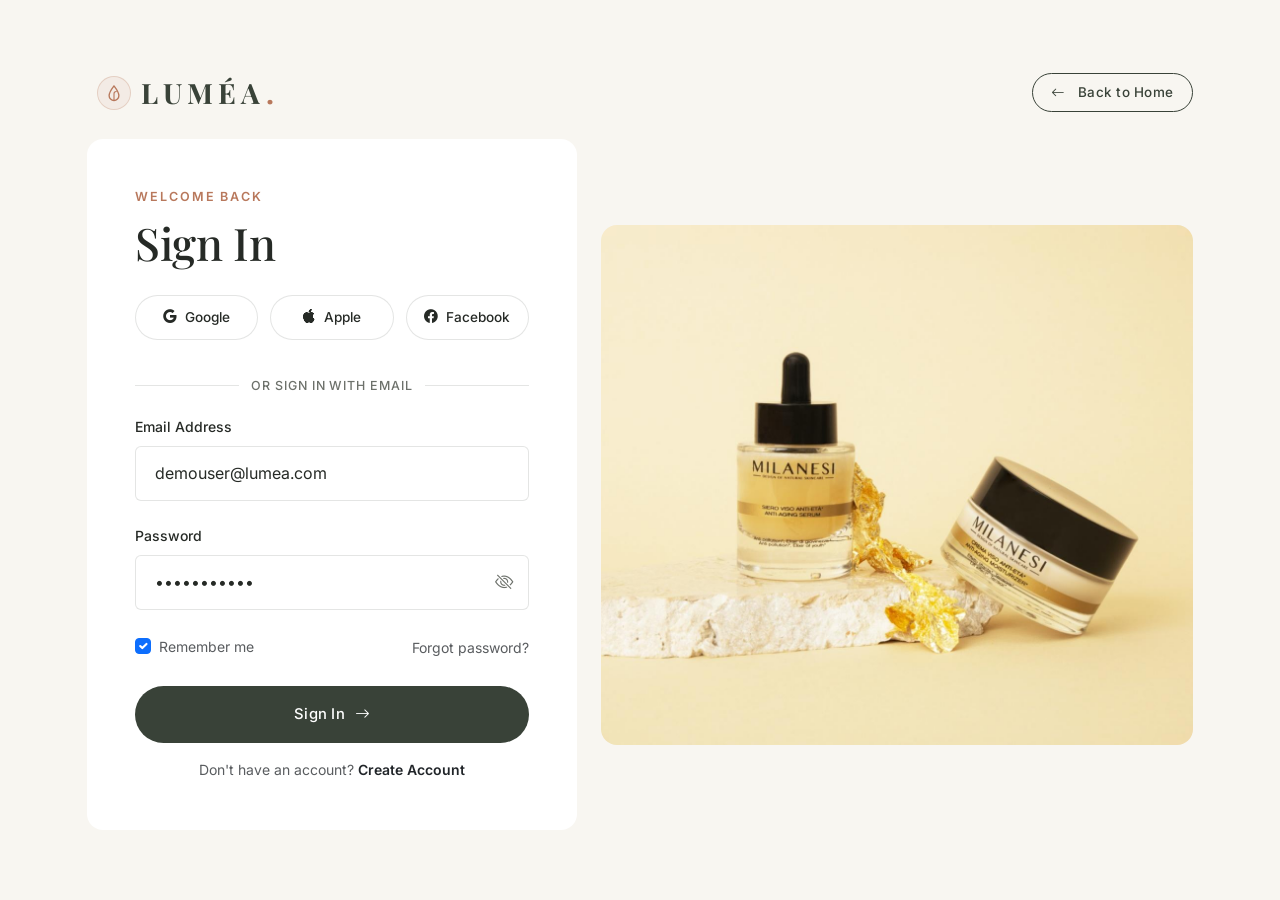
<file: login.html>
<!DOCTYPE html>
<html lang="en">
<head>
  <meta charset="UTF-8">
  <meta name="viewport" content="width=device-width, initial-scale=1.0">
  <title>LUMÉA | Sign In to Your Skincare Account</title>
  <meta name="description" content="Sign in to your LUMÉA personal account to view saved routines, favorite formulas, and customized skin goals.">
  
  <link href="https://cdn.jsdelivr.net/npm/bootstrap@5.3.2/dist/css/bootstrap.min.css" rel="stylesheet">
  <link href="https://cdn.jsdelivr.net/npm/bootstrap-icons@1.11.1/font/bootstrap-icons.css" rel="stylesheet">
  <link rel="icon" type="image/svg+xml" href="assets/images/favicon.svg">
  <link rel="stylesheet" href="assets/css/style.css">
</head>
<body class="auth-page-wrapper">

  <main class="py-4 py-md-5 my-auto">
    <div class="container">
      <!-- Minimal Auth Header -->
      <div class="row justify-content-center mb-4">
        <div class="col-lg-11 d-flex justify-content-between align-items-center">
          <a href="index.html" class="brand-logo" aria-label="LUMÉA Skincare">
            <span class="logo-icon-wrapper">
              <svg class="logo-drop-icon" viewBox="0 0 24 24" fill="none" xmlns="http://www.w3.org/2000/svg">
                <path d="M12 2.5C12 2.5 5.5 11 5.5 15.5C5.5 19.09 8.41 22 12 22C15.59 22 18.5 19.09 18.5 15.5C18.5 11 12 2.5 12 2.5Z" stroke="currentColor" stroke-width="1.8" stroke-linecap="round" stroke-linejoin="round"/>
                <path d="M12 22V13C12 11.5 13.5 10 15 10" stroke="currentColor" stroke-width="1.5" stroke-linecap="round" stroke-linejoin="round"/>
              </svg>
            </span>
            <span class="logo-text">LUMÉA<span class="logo-dot">.</span></span>
          </a>
          <a href="index.html" class="btn-lumea btn-lumea-outline btn-lumea-sm">
            <i class="bi bi-arrow-left me-1"></i> Back to Home
          </a>
        </div>
      </div>

      <div class="row justify-content-center align-items-center g-5">
        <div class="col-lg-5">
          <div class="card p-4 p-md-5 border-0 shadow-card rounded-4 bg-surface">
            <span class="eyebrow mb-2">Welcome Back</span>
            <h2 class="heading-1 mb-4">Sign In</h2>

            <!-- Social Authentication Icons -->
            <div class="social-auth-buttons mb-3">
              <button type="button" class="btn-social-auth" onclick="showToast('Connecting Google account...');">
                <i class="bi bi-google"></i> Google
              </button>
              <button type="button" class="btn-social-auth" onclick="showToast('Connecting Apple ID...');">
                <i class="bi bi-apple"></i> Apple
              </button>
              <button type="button" class="btn-social-auth" onclick="showToast('Connecting Facebook account...');">
                <i class="bi bi-facebook"></i> Facebook
              </button>
            </div>

            <div class="auth-divider">
              <span>Or Sign In With Email</span>
            </div>
            
            <form id="login-form">
              <div class="form-group-lumea">
                <label class="form-label-lumea">Email Address</label>
                <input type="email" id="login-email" class="form-control-lumea" placeholder="name@example.com" value="demouser@lumea.com" required>
              </div>

              <div class="form-group-lumea">
                <label class="form-label-lumea">Password</label>
                <div class="password-input-group">
                  <input type="password" id="login-password" class="form-control-lumea" placeholder="••••••••" value="password123" required>
                  <button type="button" class="btn-toggle-password" aria-label="Toggle password visibility">
                    <i class="bi bi-eye-slash"></i>
                  </button>
                </div>
              </div>

              <div class="d-flex justify-content-between align-items-center mb-4">
                <div class="form-check">
                  <input class="form-check-input" type="checkbox" id="remember-me" checked>
                  <label class="form-check-label small text-muted" for="remember-me">Remember me</label>
                </div>
                <a href="#" class="small text-muted" onclick="event.preventDefault(); showToast('Demo environment: Enter any password.');">Forgot password?</a>
              </div>

              <button type="submit" class="btn-lumea btn-lumea-primary w-100 py-3 mb-3">Sign In <i class="bi bi-arrow-right"></i></button>

              <div class="text-center small text-muted">
                Don't have an account? <a href="register.html" class="fw-semibold text-dark">Create Account</a>
              </div>
            </form>
          </div>
        </div>

        <div class="col-lg-6 d-none d-lg-block">
          <div class="img-hover-wrapper rounded-4 overflow-hidden shadow-card" style="height: 520px;">
            <img src="assets/images/18.jpg" alt="LUMÉA Login Auth Side Banner">
          </div>
        </div>
      </div>
    </div>
  </main>

  <script src="https://cdn.jsdelivr.net/npm/bootstrap@5.3.2/dist/js/bootstrap.bundle.min.js"></script>
  <script src="assets/js/main.js"></script>
</body>
</html>
</file>
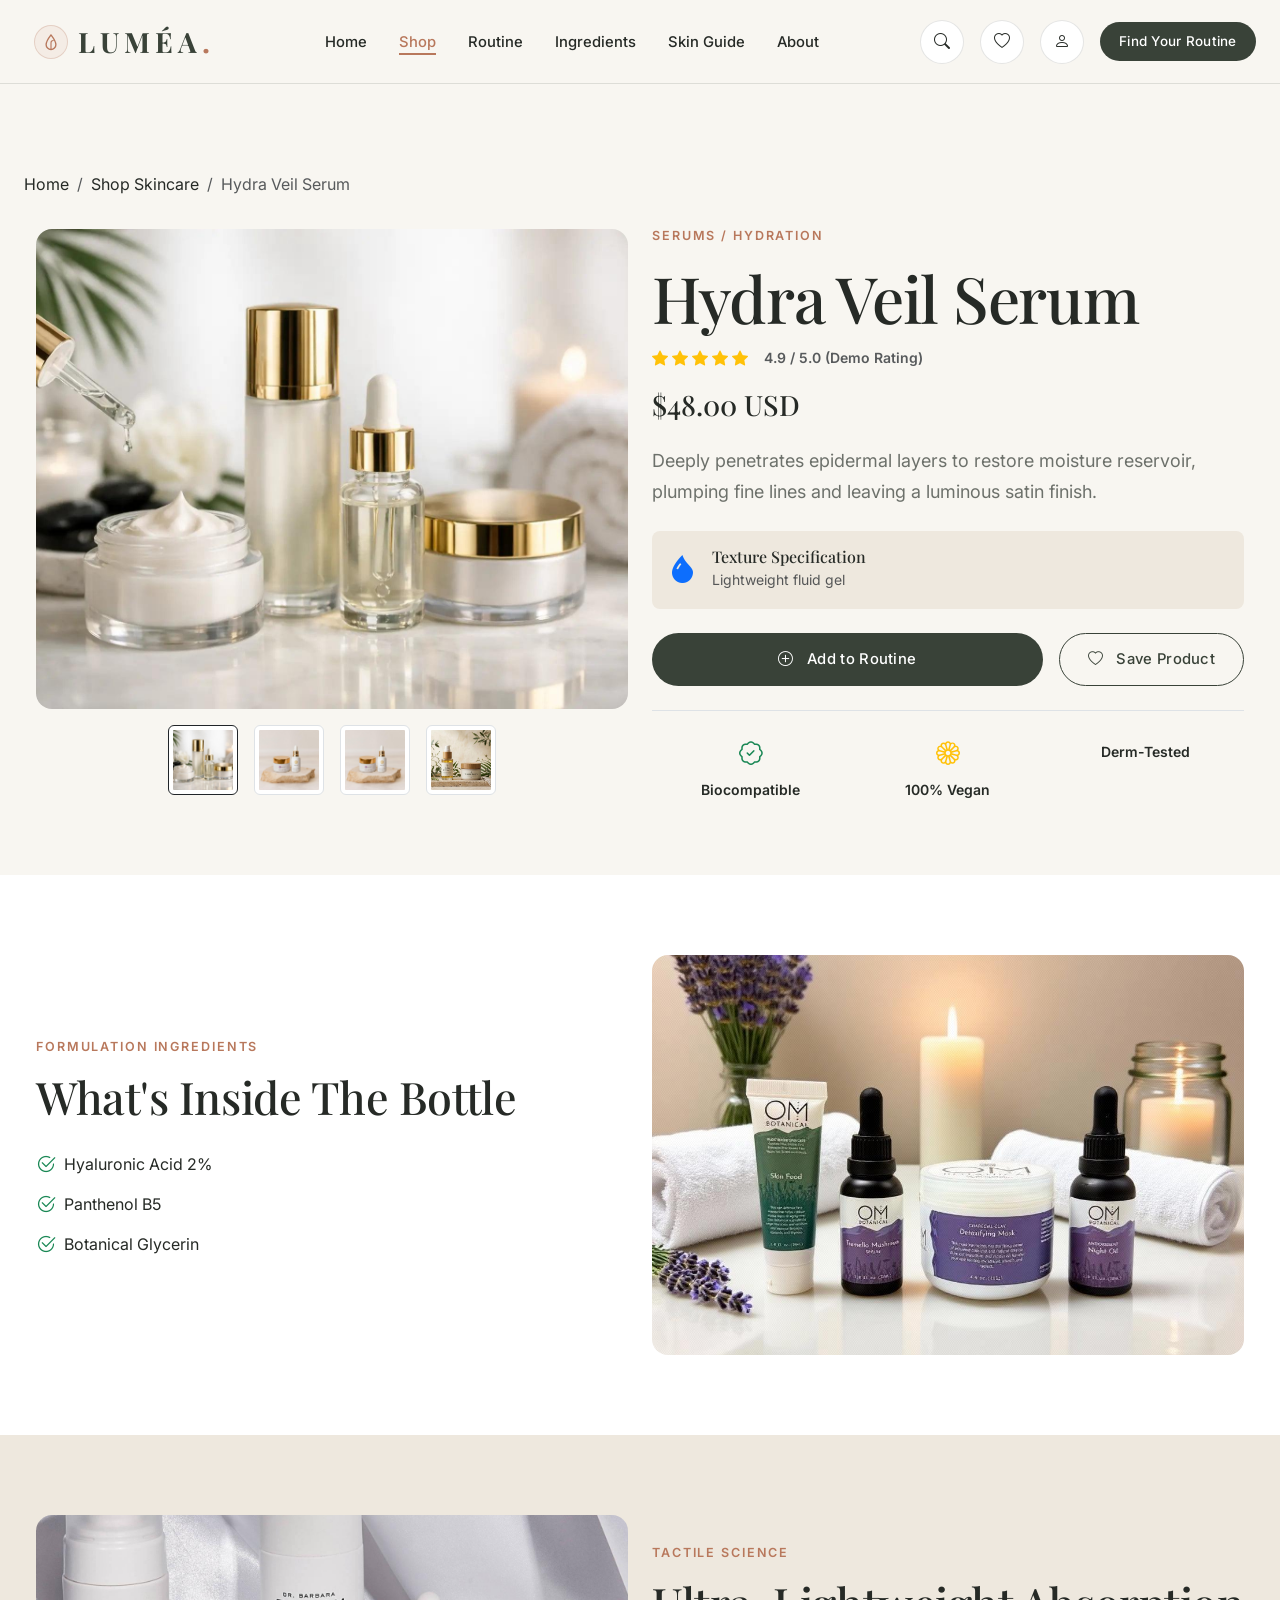
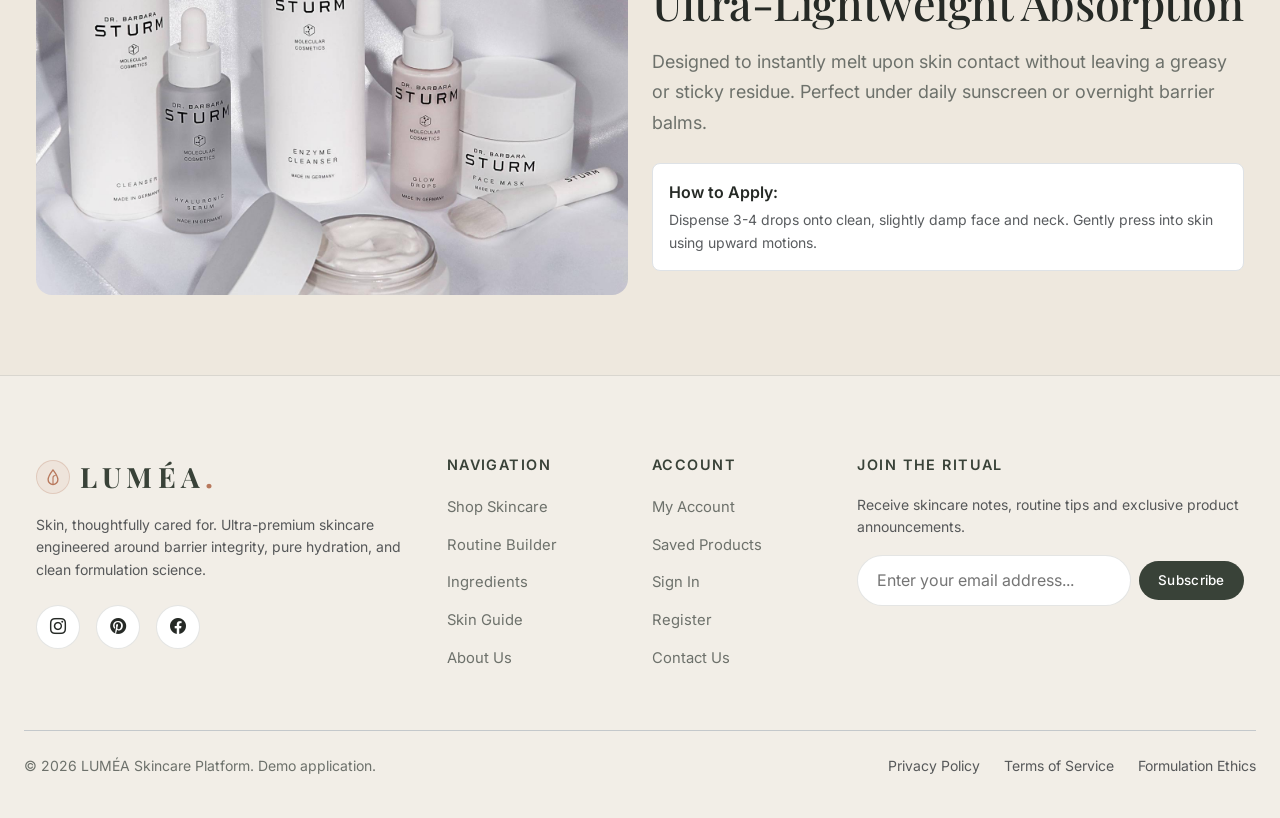
<file: product-detail.html>
<!DOCTYPE html>
<html lang="en">
<head>
  <meta charset="UTF-8">
  <meta name="viewport" content="width=device-width, initial-scale=1.0">
  <title>LUMÉA | Product Details & Formula Breakdown</title>
  <meta name="description" content="View ingredients, texture specs, and skin barrier benefits for LUMÉA biocompatible skincare formulas.">
  
  <link href="https://cdn.jsdelivr.net/npm/bootstrap@5.3.2/dist/css/bootstrap.min.css" rel="stylesheet">
  <link href="https://cdn.jsdelivr.net/npm/bootstrap-icons@1.11.1/font/bootstrap-icons.css" rel="stylesheet">
    <link rel="icon" type="image/svg+xml" href="assets/images/favicon.svg">
  <link rel="stylesheet" href="assets/css/style.css">
</head>
<body>

  <!-- GLOBAL NAVBAR -->
  <header class="lumea-navbar">
    <div class="navbar-container">
      <a href="index.html" class="brand-logo" aria-label="LUMÉA Skincare">
        <span class="logo-icon-wrapper">
          <svg class="logo-drop-icon" viewBox="0 0 24 24" fill="none" xmlns="http://www.w3.org/2000/svg">
            <path d="M12 2.5C12 2.5 5.5 11 5.5 15.5C5.5 19.09 8.41 22 12 22C15.59 22 18.5 19.09 18.5 15.5C18.5 11 12 2.5 12 2.5Z" stroke="currentColor" stroke-width="1.8" stroke-linecap="round" stroke-linejoin="round"/>
            <path d="M12 22V13C12 11.5 13.5 10 15 10" stroke="currentColor" stroke-width="1.5" stroke-linecap="round" stroke-linejoin="round"/>
          </svg>
        </span>
        <span class="logo-text">LUMÉA<span class="logo-dot">.</span></span>
      </a>
      <ul class="nav-links-desktop">
        <li><a href="index.html" class="nav-link-item">Home</a></li>
        <li><a href="products.html" class="nav-link-item active">Shop</a></li>
        <li><a href="routine.html" class="nav-link-item">Routine</a></li>
        <li><a href="ingredients.html" class="nav-link-item">Ingredients</a></li>
        <li><a href="skin-guide.html" class="nav-link-item">Skin Guide</a></li>
        <li><a href="about.html" class="nav-link-item">About</a></li>
      </ul>
      <div class="nav-actions-right">
        <button class="btn-lumea-icon trigger-search" aria-label="Search skincare"><i class="bi bi-search"></i></button>
        <a href="dashboard.html" class="btn-lumea-icon position-relative" aria-label="Favorites">
          <i class="bi bi-heart"></i>
          <span id="favorites-count-badge" class="position-absolute top-0 start-100 translate-middle badge rounded-pill bg-danger" style="display:none; font-size: 0.65rem;">0</span>
        </a>
        <a href="login.html" class="btn-lumea-icon"><i class="bi bi-person"></i></a>
        <a href="routine.html" class="btn-lumea btn-lumea-primary btn-lumea-sm">Find Your Routine</a>
      </div>
      <button class="mobile-hamburger" id="mobile-menu-toggle" aria-label="Toggle menu">
        <div class="hamburger-box">
          <span class="hamburger-line"></span>
          <span class="hamburger-line"></span>
          <span class="hamburger-line"></span>
        </div>
      </button>
    </div>
  </header>

  <!-- Mobile Menu -->
  <div class="mobile-menu-overlay" id="mobile-menu-overlay">
    <button class="close-mobile-menu-btn" id="close-mobile-menu" aria-label="Close menu">&times;</button>
    <ul class="mobile-nav-links">
      <li><a href="index.html">Home</a></li>
      <li><a href="products.html" class="active">Shop</a></li>
      <li><a href="routine.html">Routine</a></li>
      <li><a href="ingredients.html">Ingredients</a></li>
      <li><a href="skin-guide.html">Skin Guide</a></li>
      <li><a href="about.html">About</a></li>
    </ul>
    <div class="mobile-nav-actions">
      <a href="routine.html" class="btn-lumea btn-lumea-terracotta w-100 text-center">Find Your Routine</a>
      <div class="d-flex gap-3 justify-content-center mt-2">
        <button class="btn-lumea-icon trigger-search" aria-label="Search"><i class="bi bi-search"></i></button>
        <a href="dashboard.html" class="btn-lumea-icon" aria-label="Favorites"><i class="bi bi-heart"></i></a>
        <a href="login.html" class="btn-lumea-icon" aria-label="Account"><i class="bi bi-person"></i></a>
      </div>
    </div>
  </div>

  <!-- Search Modal -->
  <div class="search-overlay" id="search-overlay">
    <button class="close-search-btn" id="close-search">&times;</button>
    <div class="search-container-inner mt-5">
      <span class="eyebrow text-center d-block mb-3">Instant Skincare Search</span>
      <div class="search-input-wrapper">
        <i class="bi bi-search search-icon-inside"></i>
        <input type="text" id="global-search-input" class="search-input-field" placeholder="Search serums, ceramides, hydration, SPF...">
      </div>
      <div id="search-results-container"></div>
    </div>
  </div>

  <main id="product-detail-view" class="pt-5">
    <!-- PRODUCT DETAIL MAIN CONTAINER -->
    <section class="hero-section">
      <div class="container">
        <!-- Breadcrumb -->
        <nav aria-label="breadcrumb" class="mb-4">
          <ol class="breadcrumb small">
            <li class="breadcrumb-item"><a href="index.html">Home</a></li>
            <li class="breadcrumb-item"><a href="products.html">Shop Skincare</a></li>
            <li class="breadcrumb-item active" aria-current="page" id="breadcrumb-product-name">Hydra Veil Serum</li>
          </ol>
        </nav>

        <div class="row g-5 align-items-center">
          <!-- LEFT GALLERY -->
          <div class="col-lg-6">
            <div class="img-hover-wrapper rounded-4 overflow-hidden shadow-card mb-3" style="height: 480px;">
              <img id="detail-main-image" src="assets/images/49.jpg" alt="LUMÉA Product Main High Resolution Image" style="width: 100%; height: 100%; object-fit: cover;">
            </div>
            <!-- Thumbnails Container -->
            <div class="d-flex gap-3 justify-content-center" id="detail-thumbnails">
              <img src="assets/images/49.jpg" alt="Thumb 1" class="img-thumbnail border-dark" style="width: 75px; height: 75px; object-fit: cover; cursor: pointer;">
              <img src="assets/images/50.jpg" alt="Thumb 2" class="img-thumbnail" style="width: 75px; height: 75px; object-fit: cover; cursor: pointer;">
              <img src="assets/images/51.jpg" alt="Thumb 3" class="img-thumbnail" style="width: 75px; height: 75px; object-fit: cover; cursor: pointer;">
              <img src="assets/images/52.jpg" alt="Thumb 4" class="img-thumbnail" style="width: 75px; height: 75px; object-fit: cover; cursor: pointer;">
            </div>
          </div>

          <!-- RIGHT PRODUCT INFO -->
          <div class="col-lg-6">
            <span class="eyebrow" id="detail-category">Serums / Hydration</span>
            <h1 class="display-large mb-2" id="detail-title">Hydra Veil Serum</h1>
            <div class="d-flex align-items-center gap-3 mb-3">
              <div class="text-warning">
                <i class="bi bi-star-fill"></i>
                <i class="bi bi-star-fill"></i>
                <i class="bi bi-star-fill"></i>
                <i class="bi bi-star-fill"></i>
                <i class="bi bi-star-fill"></i>
              </div>
              <span class="small text-muted fw-semibold">4.9 / 5.0 (Demo Rating)</span>
            </div>
            <div class="h3 font-serif mb-4" id="detail-price">$48.00 USD</div>

            <p class="lead-text mb-4" id="detail-desc">Deeply penetrates epidermal layers to restore moisture reservoir, plumping fine lines and leaving a luminous satin finish without clogging pores.</p>

            <div class="card p-3 bg-warm-beige border-0 mb-4 rounded-3">
              <div class="d-flex align-items-center gap-3">
                <i class="bi bi-droplet-fill text-primary fs-3"></i>
                <div>
                  <h6 class="font-serif mb-0">Texture Specification</h6>
                  <small class="text-muted" id="detail-texture">Lightweight fluid gel-serum</small>
                </div>
              </div>
            </div>

            <div class="d-flex flex-wrap gap-3 mb-4">
              <button class="btn-lumea btn-lumea-primary flex-grow-1" id="detail-add-routine-btn">
                <i class="bi bi-plus-circle me-1"></i> Add to Routine
              </button>
              <button class="btn-lumea btn-lumea-outline" id="detail-save-btn">
                <i class="bi bi-heart me-1"></i> Save Product
              </button>
            </div>

            <div class="border-top pt-4">
              <div class="row g-3 text-center">
                <div class="col-4">
                  <i class="bi bi-patch-check text-success fs-4 d-block mb-1"></i>
                  <small class="fw-semibold font-sans">Biocompatible</small>
                </div>
                <div class="col-4">
                  <i class="bi bi-flower1 text-warning fs-4 d-block mb-1"></i>
                  <small class="fw-semibold font-sans">100% Vegan</small>
                </div>
                <div class="col-4">
                  <i class="bi bi-shield-heart text-danger fs-4 d-block mb-1"></i>
                  <small class="fw-semibold font-sans">Derm-Tested</small>
                </div>
              </div>
            </div>

          </div>
        </div>
      </div>
    </section>

    <!-- SECTION: INGREDIENTS & TEXTURE BREAKDOWN -->
    <section class="bg-surface">
      <div class="container">
        <div class="row g-5 align-items-center">
          <div class="col-lg-6">
            <span class="eyebrow">Formulation Ingredients</span>
            <h2 class="heading-1 mb-4">What's Inside The Bottle</h2>
            <ul class="list-unstyled" id="detail-ingredients">
              <li class="mb-3 d-flex align-items-center gap-3">
                <i class="bi bi-check-circle-fill text-success fs-5"></i>
                <div>
                  <strong>Multi-Weight Hyaluronic Acid (2%)</strong>
                  <p class="small text-muted mb-0">Attracts moisture to surface layers while deep-penetrating micro-molecules hydrate dermal strata.</p>
                </div>
              </li>
              <li class="mb-3 d-flex align-items-center gap-3">
                <i class="bi bi-check-circle-fill text-success fs-5"></i>
                <div>
                  <strong>Niacinamide / Vitamin B3 (3%)</strong>
                  <p class="small text-muted mb-0">Restores lipid barrier strength and smooths micro-texture.</p>
                </div>
              </li>
              <li class="mb-3 d-flex align-items-center gap-3">
                <i class="bi bi-check-circle-fill text-success fs-5"></i>
                <div>
                  <strong>Pro-Vitamin B5 / Panthenol</strong>
                  <p class="small text-muted mb-0">Soothes inflammation, speeds cell repair, and locks in surface moisture.</p>
                </div>
              </li>
            </ul>
          </div>
          <div class="col-lg-6">
            <div class="img-hover-wrapper rounded-4 overflow-hidden shadow-card" style="height: 400px;">
              <img src="assets/images/53.jpg" alt="LUMÉA Product Key Ingredients Botanical Feature">
            </div>
          </div>
        </div>
      </div>
    </section>

    <!-- SECTION: TEXTURE MACRO -->
    <section class="bg-warm-beige">
      <div class="container">
        <div class="row g-5 align-items-center">
          <div class="col-lg-6 order-lg-2">
            <span class="eyebrow">Tactile Science</span>
            <h2 class="heading-1 mb-3">Ultra-Lightweight Absorption</h2>
            <p class="lead-text mb-4">Designed to instantly melt upon skin contact without leaving a greasy or sticky residue. Perfect under daily sunscreen or overnight barrier balms.</p>
            <div class="p-3 bg-surface rounded-3 border">
              <span class="fw-semibold d-block mb-1">How to Apply:</span>
              <p class="small text-muted mb-0">Dispense 3-4 drops onto clean, slightly damp face and neck. Gently press into skin using upward motions.</p>
            </div>
          </div>
          <div class="col-lg-6 order-lg-1">
            <div class="img-hover-wrapper rounded-4 overflow-hidden shadow-card" style="height: 380px;">
              <img src="assets/images/54.jpg" alt="LUMÉA Texture Macro Close Up">
            </div>
          </div>
        </div>
      </div>
    </section>
  </main>

  <!-- FOOTER -->
  <footer class="lumea-footer">
    <div class="container">
      <div class="row g-4 mb-5">
        <div class="col-lg-4">
          <a href="index.html" class="brand-logo footer-brand mb-3" aria-label="LUMÉA Skincare Home">
            <span class="logo-icon-wrapper">
              <svg class="logo-drop-icon" viewBox="0 0 24 24" fill="none" xmlns="http://www.w3.org/2000/svg">
                <path d="M12 2.5C12 2.5 5.5 11 5.5 15.5C5.5 19.09 8.41 22 12 22C15.59 22 18.5 19.09 18.5 15.5C18.5 11 12 2.5 12 2.5Z" stroke="currentColor" stroke-width="1.8" stroke-linecap="round" stroke-linejoin="round"/>
                <path d="M12 22V13C12 11.5 13.5 10 15 10" stroke="currentColor" stroke-width="1.5" stroke-linecap="round" stroke-linejoin="round"/>
              </svg>
            </span>
            <span class="logo-text">LUMÉA<span class="logo-dot">.</span></span>
          </a>
          <p class="small text-muted mb-4">Skin, thoughtfully cared for. Ultra-premium skincare engineered around barrier integrity, pure hydration, and clean formulation science.</p>
          <div class="d-flex gap-3">
            <a href="#" class="btn-lumea-icon" aria-label="Instagram"><i class="bi bi-instagram"></i></a>
            <a href="#" class="btn-lumea-icon" aria-label="Pinterest"><i class="bi bi-pinterest"></i></a>
            <a href="#" class="btn-lumea-icon" aria-label="Facebook"><i class="bi bi-facebook"></i></a>
          </div>
        </div>

        <div class="col-6 col-lg-2">
          <h5 class="footer-title">Navigation</h5>
          <ul class="footer-links">
            <li><a href="products.html">Shop Skincare</a></li>
            <li><a href="routine.html">Routine Builder</a></li>
            <li><a href="ingredients.html">Ingredients</a></li>
            <li><a href="skin-guide.html">Skin Guide</a></li>
            <li><a href="about.html">About Us</a></li>
          </ul>
        </div>

        <div class="col-6 col-lg-2">
          <h5 class="footer-title">Account</h5>
          <ul class="footer-links">
            <li><a href="dashboard.html">My Account</a></li>
            <li><a href="dashboard.html">Saved Products</a></li>
            <li><a href="login.html">Sign In</a></li>
            <li><a href="register.html">Register</a></li>
            <li><a href="contact.html">Contact Us</a></li>
          </ul>
        </div>

        <div class="col-lg-4">
          <h5 class="footer-title">Join The Ritual</h5>
          <p class="small text-muted mb-3">Receive skincare notes, routine tips and exclusive product announcements.</p>
          <form onsubmit="event.preventDefault(); showToast('Subscribed to LUMÉA Skincare Notes!');">
            <div class="newsletter-input-group">
              <input type="email" placeholder="Enter your email address..." required>
              <button type="submit" class="btn-lumea btn-lumea-primary btn-lumea-sm">Subscribe</button>
            </div>
          </form>
        </div>
      </div>

      <div class="pt-4 border-top border-secondary-subtle d-flex flex-column flex-md-row justify-content-between align-items-center small text-muted">
        <p class="mb-2 mb-md-0">&copy; 2026 LUMÉA Skincare Platform. Demo application.</p>
        <div class="d-flex gap-4">
          <a href="#">Privacy Policy</a>
          <a href="#">Terms of Service</a>
          <a href="#">Formulation Ethics</a>
        </div>
      </div>
    </div>
  </footer>

  <script src="https://cdn.jsdelivr.net/npm/bootstrap@5.3.2/dist/js/bootstrap.bundle.min.js"></script>
  <script src="assets/js/main.js"></script>
</body>
</html>
</file>
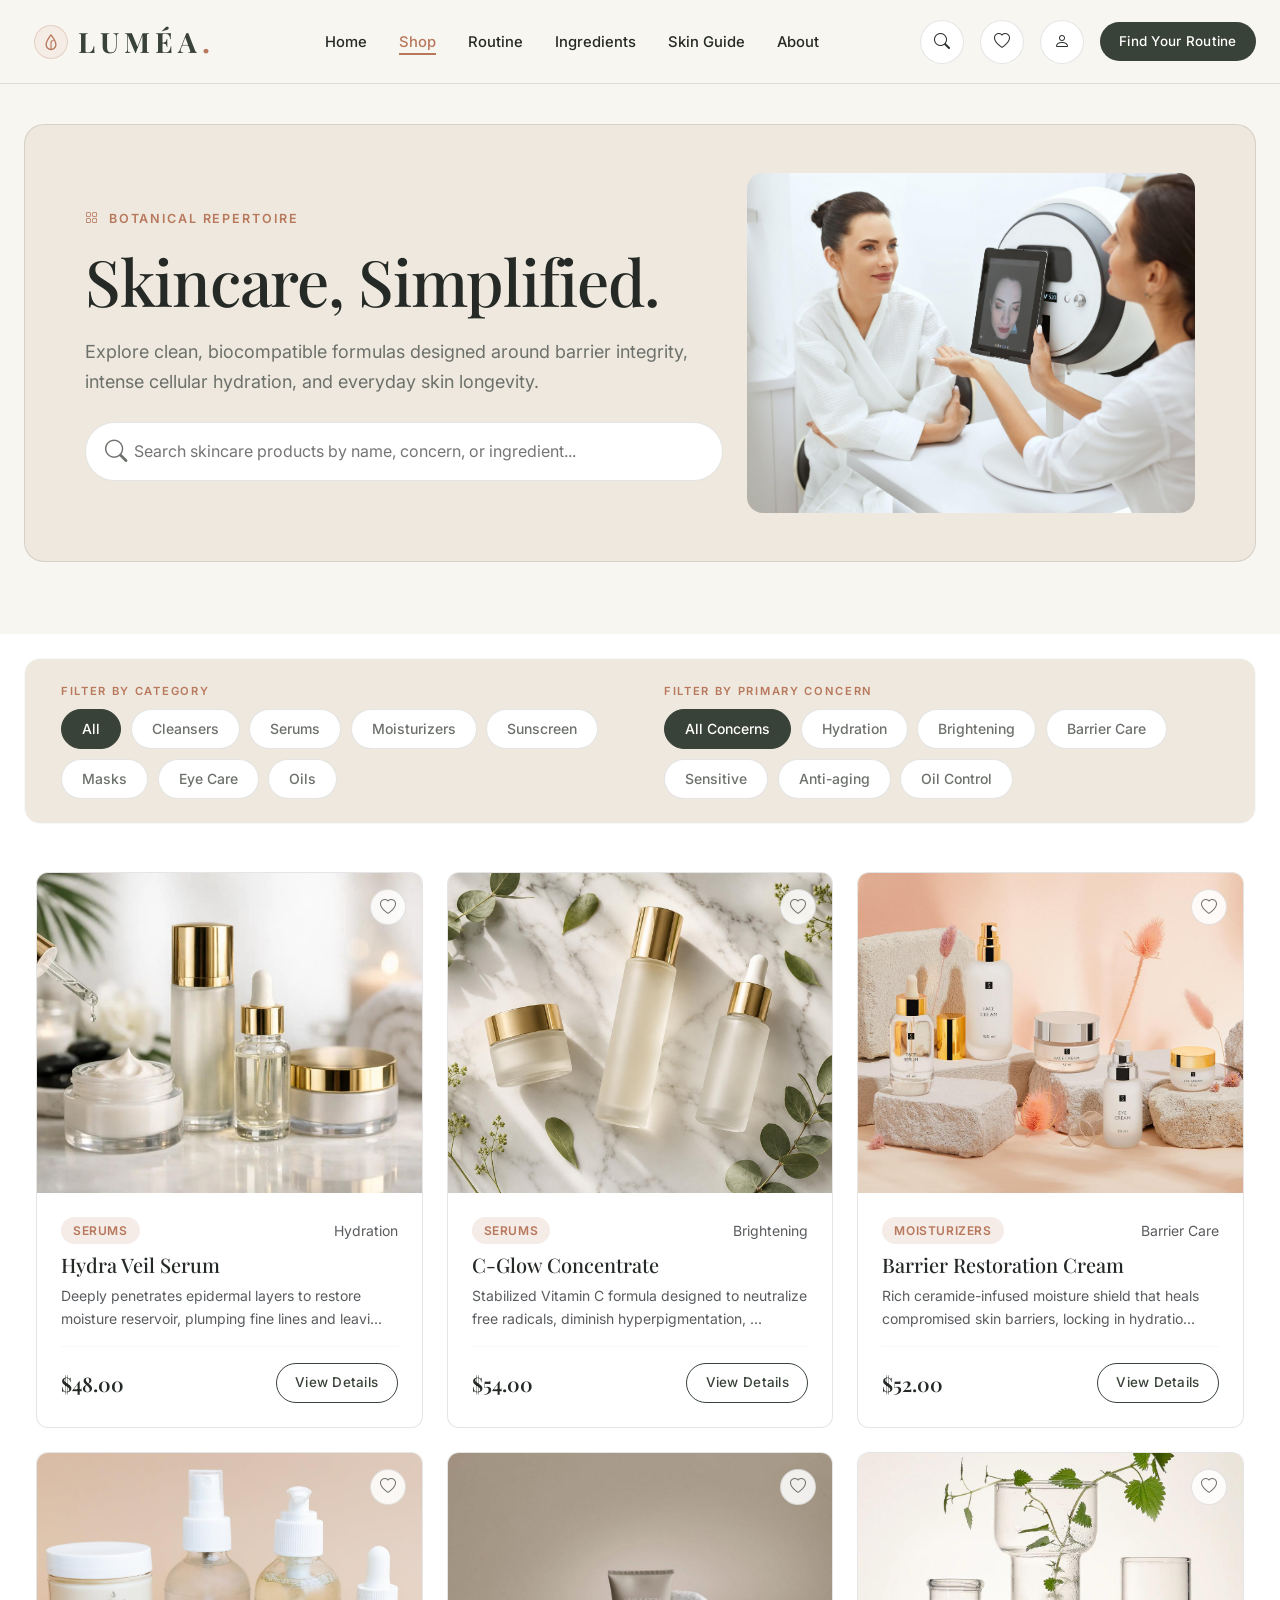
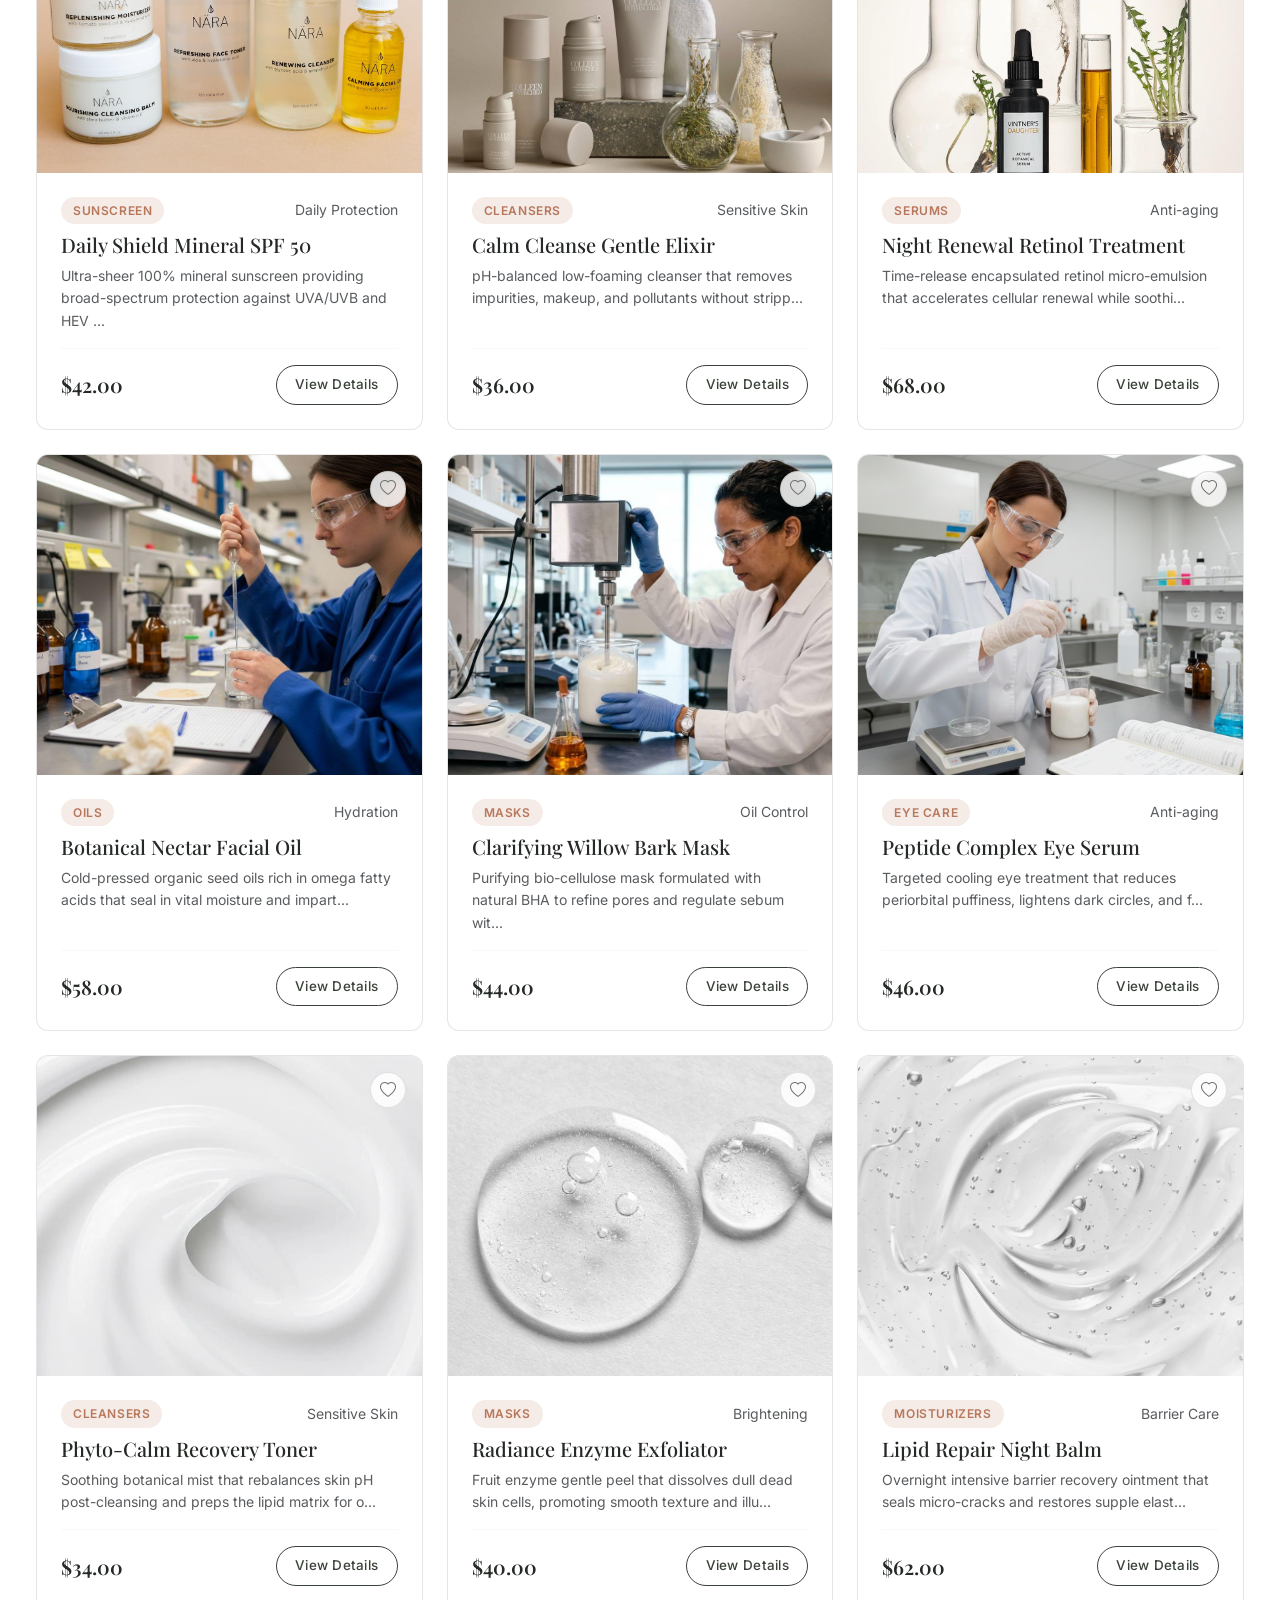
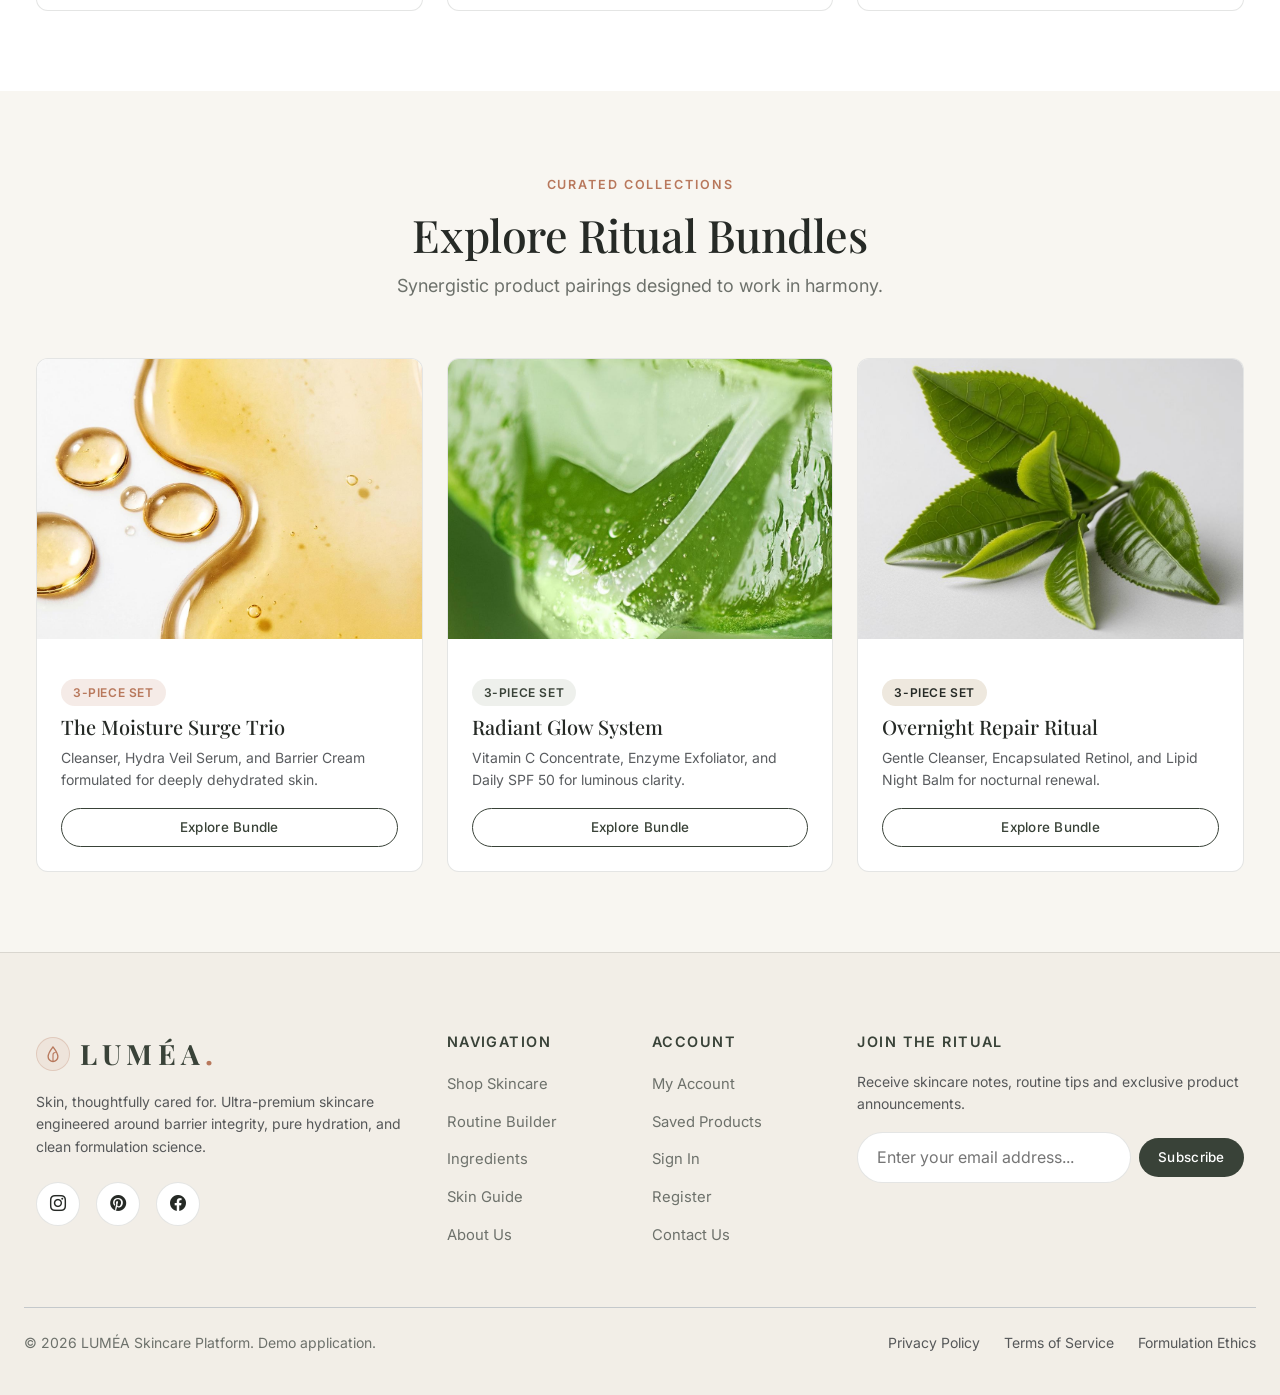
<file: products.html>
<!DOCTYPE html>
<html lang="en">
<head>
  <meta charset="UTF-8">
  <meta name="viewport" content="width=device-width, initial-scale=1.0">
  <title>LUMÉA | Skincare Catalog & Formula Discovery</title>
  <meta name="description" content="Explore biocompatible serums, lipid creams, gentle cleansers, and mineral sunscreens engineered for pure hydration and skin barrier restoration.">
  
  <link href="https://cdn.jsdelivr.net/npm/bootstrap@5.3.2/dist/css/bootstrap.min.css" rel="stylesheet">
  <link href="https://cdn.jsdelivr.net/npm/bootstrap-icons@1.11.1/font/bootstrap-icons.css" rel="stylesheet">
    <link rel="icon" type="image/svg+xml" href="assets/images/favicon.svg">
  <link rel="stylesheet" href="assets/css/style.css">
</head>
<body>

  <!-- GLOBAL NAVBAR -->
  <header class="lumea-navbar">
    <div class="navbar-container">
      <a href="index.html" class="brand-logo" aria-label="LUMÉA Skincare">
        <span class="logo-icon-wrapper">
          <svg class="logo-drop-icon" viewBox="0 0 24 24" fill="none" xmlns="http://www.w3.org/2000/svg">
            <path d="M12 2.5C12 2.5 5.5 11 5.5 15.5C5.5 19.09 8.41 22 12 22C15.59 22 18.5 19.09 18.5 15.5C18.5 11 12 2.5 12 2.5Z" stroke="currentColor" stroke-width="1.8" stroke-linecap="round" stroke-linejoin="round"/>
            <path d="M12 22V13C12 11.5 13.5 10 15 10" stroke="currentColor" stroke-width="1.5" stroke-linecap="round" stroke-linejoin="round"/>
          </svg>
        </span>
        <span class="logo-text">LUMÉA<span class="logo-dot">.</span></span>
      </a>
      <ul class="nav-links-desktop">
        <li><a href="index.html" class="nav-link-item">Home</a></li>
        <li><a href="products.html" class="nav-link-item active">Shop</a></li>
        <li><a href="routine.html" class="nav-link-item">Routine</a></li>
        <li><a href="ingredients.html" class="nav-link-item">Ingredients</a></li>
        <li><a href="skin-guide.html" class="nav-link-item">Skin Guide</a></li>
        <li><a href="about.html" class="nav-link-item">About</a></li>
      </ul>
      <div class="nav-actions-right">
        <button class="btn-lumea-icon trigger-search" aria-label="Search skincare"><i class="bi bi-search"></i></button>
        <a href="dashboard.html" class="btn-lumea-icon position-relative" aria-label="Favorites">
          <i class="bi bi-heart"></i>
          <span id="favorites-count-badge" class="position-absolute top-0 start-100 translate-middle badge rounded-pill bg-danger" style="display:none; font-size: 0.65rem;">0</span>
        </a>
        <a href="login.html" class="btn-lumea-icon"><i class="bi bi-person"></i></a>
        <a href="routine.html" class="btn-lumea btn-lumea-primary btn-lumea-sm">Find Your Routine</a>
      </div>
      <button class="mobile-hamburger" id="mobile-menu-toggle" aria-label="Toggle menu">
        <div class="hamburger-box">
          <span class="hamburger-line"></span>
          <span class="hamburger-line"></span>
          <span class="hamburger-line"></span>
        </div>
      </button>
    </div>
  </header>

  <!-- Mobile Overlay -->
  <div class="mobile-menu-overlay" id="mobile-menu-overlay">
    <button class="close-mobile-menu-btn" id="close-mobile-menu" aria-label="Close menu">&times;</button>
    <ul class="mobile-nav-links">
      <li><a href="index.html">Home</a></li>
      <li><a href="products.html" class="active">Shop</a></li>
      <li><a href="routine.html">Routine</a></li>
      <li><a href="ingredients.html">Ingredients</a></li>
      <li><a href="skin-guide.html">Skin Guide</a></li>
      <li><a href="about.html">About</a></li>
    </ul>
    <div class="mobile-nav-actions">
      <a href="routine.html" class="btn-lumea btn-lumea-terracotta w-100 text-center">Find Your Routine</a>
      <div class="d-flex gap-3 justify-content-center mt-2">
        <button class="btn-lumea-icon trigger-search" aria-label="Search"><i class="bi bi-search"></i></button>
        <a href="dashboard.html" class="btn-lumea-icon" aria-label="Favorites"><i class="bi bi-heart"></i></a>
        <a href="login.html" class="btn-lumea-icon" aria-label="Account"><i class="bi bi-person"></i></a>
      </div>
    </div>
  </div>

  <!-- Search Modal -->
  <div class="search-overlay" id="search-overlay">
    <button class="close-search-btn" id="close-search">&times;</button>
    <div class="search-container-inner mt-5">
      <span class="eyebrow text-center d-block mb-3">Instant Skincare Search</span>
      <div class="search-input-wrapper">
        <i class="bi bi-search search-icon-inside"></i>
        <input type="text" id="global-search-input" class="search-input-field" placeholder="Search serums, ceramides, hydration, SPF...">
      </div>
      <div id="search-results-container"></div>
    </div>
  </div>

  <main>
    <!-- HERO -->
    <section class="hero-section">
      <div class="container">
        <div class="hero-banner-inner p-4 p-md-5">
          <div class="row align-items-center g-4">
            <div class="col-lg-7 reveal-on-scroll">
              <span class="eyebrow"><i class="bi bi-grid me-1"></i> Botanical Repertoire</span>
              <h1 class="display-large mb-3">Skincare, Simplified.</h1>
              <p class="lead-text mb-4">Explore clean, biocompatible formulas designed around barrier integrity, intense cellular hydration, and everyday skin longevity.</p>
              <div class="search-input-wrapper max-w-lg mb-0">
                <i class="bi bi-search search-icon-inside"></i>
                <input type="text" id="product-catalog-search" class="form-control-lumea ps-5 py-3 rounded-pill" placeholder="Search skincare products by name, concern, or ingredient...">
              </div>
            </div>
            <div class="col-lg-5">
              <div class="img-hover-wrapper rounded-4 overflow-hidden shadow-card" style="height: 340px;">
                <img src="assets/images/33.jpg" alt="LUMÉA Product Catalog Hero Image">
              </div>
            </div>
          </div>
        </div>
      </div>
    </section>

    <!-- FILTER BAR & CATALOG GRID -->
    <section class="bg-surface pt-4">
      <div class="container">
        <!-- Filter Pills Controls -->
        <div class="card p-4 border-light shadow-subtle mb-5 rounded-4 bg-warm-beige">
          <div class="row g-3 align-items-center">
            <div class="col-md-6">
              <label class="eyebrow mb-2 d-block" style="font-size: 0.7rem;">Filter by Category</label>
              <div class="filter-pills">
                <button class="filter-btn active" data-filter-category="All">All</button>
                <button class="filter-btn" data-filter-category="Cleansers">Cleansers</button>
                <button class="filter-btn" data-filter-category="Serums">Serums</button>
                <button class="filter-btn" data-filter-category="Moisturizers">Moisturizers</button>
                <button class="filter-btn" data-filter-category="Sunscreen">Sunscreen</button>
                <button class="filter-btn" data-filter-category="Masks">Masks</button>
                <button class="filter-btn" data-filter-category="Eye Care">Eye Care</button>
                <button class="filter-btn" data-filter-category="Oils">Oils</button>
              </div>
            </div>
            <div class="col-md-6 border-start-md border-secondary-subtle ps-md-4">
              <label class="eyebrow mb-2 d-block" style="font-size: 0.7rem;">Filter by Primary Concern</label>
              <div class="filter-pills">
                <button class="filter-btn active" data-filter-concern="All">All Concerns</button>
                <button class="filter-btn" data-filter-concern="Hydration">Hydration</button>
                <button class="filter-btn" data-filter-concern="Brightening">Brightening</button>
                <button class="filter-btn" data-filter-concern="Barrier Care">Barrier Care</button>
                <button class="filter-btn" data-filter-concern="Sensitive Skin">Sensitive</button>
                <button class="filter-btn" data-filter-concern="Anti-aging">Anti-aging</button>
                <button class="filter-btn" data-filter-concern="Oil Control">Oil Control</button>
              </div>
            </div>
          </div>
        </div>

        <!-- PRODUCTS GRID CONTAINER (Rendered via JS in main.js) -->
        <div class="row g-4" id="products-grid">
          <!-- Populated by JavaScript -->
        </div>
      </div>
    </section>

    <!-- COLLECTION SPOTLIGHT -->
    <section>
      <div class="container">
        <div class="section-header text-center reveal-on-scroll">
          <span class="eyebrow">Curated Collections</span>
          <h2 class="heading-1">Explore Ritual Bundles</h2>
          <p class="lead-text">Synergistic product pairings designed to work in harmony.</p>
        </div>

        <div class="row g-4">
          <div class="col-md-4 reveal-on-scroll">
            <div class="lumea-card h-100">
              <div class="img-hover-wrapper mb-3" style="height: 280px;">
                <img src="assets/images/46.jpg" alt="LUMÉA Moisture Surge Trio Bundle">
              </div>
              <div class="p-4">
                <span class="badge-lumea badge-terracotta mb-2">3-Piece Set</span>
                <h4 class="font-serif fs-5 mb-2">The Moisture Surge Trio</h4>
                <p class="small text-muted mb-3">Cleanser, Hydra Veil Serum, and Barrier Cream formulated for deeply dehydrated skin.</p>
                <a href="routine.html" class="btn-lumea btn-lumea-outline btn-lumea-sm w-100">Explore Bundle</a>
              </div>
            </div>
          </div>

          <div class="col-md-4 reveal-on-scroll">
            <div class="lumea-card h-100">
              <div class="img-hover-wrapper mb-3" style="height: 280px;">
                <img src="assets/images/47.jpg" alt="LUMÉA Radiant Glow System Bundle">
              </div>
              <div class="p-4">
                <span class="badge-lumea badge-sage mb-2">3-Piece Set</span>
                <h4 class="font-serif fs-5 mb-2">Radiant Glow System</h4>
                <p class="small text-muted mb-3">Vitamin C Concentrate, Enzyme Exfoliator, and Daily SPF 50 for luminous clarity.</p>
                <a href="routine.html" class="btn-lumea btn-lumea-outline btn-lumea-sm w-100">Explore Bundle</a>
              </div>
            </div>
          </div>

          <div class="col-md-4 reveal-on-scroll">
            <div class="lumea-card h-100">
              <div class="img-hover-wrapper mb-3" style="height: 280px;">
                <img src="assets/images/48.jpg" alt="LUMÉA Overnight Repair Ritual Bundle">
              </div>
              <div class="p-4">
                <span class="badge-lumea badge-beige mb-2">3-Piece Set</span>
                <h4 class="font-serif fs-5 mb-2">Overnight Repair Ritual</h4>
                <p class="small text-muted mb-3">Gentle Cleanser, Encapsulated Retinol, and Lipid Night Balm for nocturnal renewal.</p>
                <a href="routine.html" class="btn-lumea btn-lumea-outline btn-lumea-sm w-100">Explore Bundle</a>
              </div>
            </div>
          </div>
        </div>
      </div>
    </section>

  </main>

  <!-- FOOTER -->
  <footer class="lumea-footer">
    <div class="container">
      <div class="row g-4 mb-5">
        <div class="col-lg-4">
          <a href="index.html" class="brand-logo footer-brand mb-3" aria-label="LUMÉA Skincare Home">
            <span class="logo-icon-wrapper">
              <svg class="logo-drop-icon" viewBox="0 0 24 24" fill="none" xmlns="http://www.w3.org/2000/svg">
                <path d="M12 2.5C12 2.5 5.5 11 5.5 15.5C5.5 19.09 8.41 22 12 22C15.59 22 18.5 19.09 18.5 15.5C18.5 11 12 2.5 12 2.5Z" stroke="currentColor" stroke-width="1.8" stroke-linecap="round" stroke-linejoin="round"/>
                <path d="M12 22V13C12 11.5 13.5 10 15 10" stroke="currentColor" stroke-width="1.5" stroke-linecap="round" stroke-linejoin="round"/>
              </svg>
            </span>
            <span class="logo-text">LUMÉA<span class="logo-dot">.</span></span>
          </a>
          <p class="small text-muted mb-4">Skin, thoughtfully cared for. Ultra-premium skincare engineered around barrier integrity, pure hydration, and clean formulation science.</p>
          <div class="d-flex gap-3">
            <a href="#" class="btn-lumea-icon" aria-label="Instagram"><i class="bi bi-instagram"></i></a>
            <a href="#" class="btn-lumea-icon" aria-label="Pinterest"><i class="bi bi-pinterest"></i></a>
            <a href="#" class="btn-lumea-icon" aria-label="Facebook"><i class="bi bi-facebook"></i></a>
          </div>
        </div>

        <div class="col-6 col-lg-2">
          <h5 class="footer-title">Navigation</h5>
          <ul class="footer-links">
            <li><a href="products.html">Shop Skincare</a></li>
            <li><a href="routine.html">Routine Builder</a></li>
            <li><a href="ingredients.html">Ingredients</a></li>
            <li><a href="skin-guide.html">Skin Guide</a></li>
            <li><a href="about.html">About Us</a></li>
          </ul>
        </div>

        <div class="col-6 col-lg-2">
          <h5 class="footer-title">Account</h5>
          <ul class="footer-links">
            <li><a href="dashboard.html">My Account</a></li>
            <li><a href="dashboard.html">Saved Products</a></li>
            <li><a href="login.html">Sign In</a></li>
            <li><a href="register.html">Register</a></li>
            <li><a href="contact.html">Contact Us</a></li>
          </ul>
        </div>

        <div class="col-lg-4">
          <h5 class="footer-title">Join The Ritual</h5>
          <p class="small text-muted mb-3">Receive skincare notes, routine tips and exclusive product announcements.</p>
          <form onsubmit="event.preventDefault(); showToast('Subscribed to LUMÉA Skincare Notes!');">
            <div class="newsletter-input-group">
              <input type="email" placeholder="Enter your email address..." required>
              <button type="submit" class="btn-lumea btn-lumea-primary btn-lumea-sm">Subscribe</button>
            </div>
          </form>
        </div>
      </div>

      <div class="pt-4 border-top border-secondary-subtle d-flex flex-column flex-md-row justify-content-between align-items-center small text-muted">
        <p class="mb-2 mb-md-0">&copy; 2026 LUMÉA Skincare Platform. Demo application.</p>
        <div class="d-flex gap-4">
          <a href="#">Privacy Policy</a>
          <a href="#">Terms of Service</a>
          <a href="#">Formulation Ethics</a>
        </div>
      </div>
    </div>
  </footer>

  <script src="https://cdn.jsdelivr.net/npm/bootstrap@5.3.2/dist/js/bootstrap.bundle.min.js"></script>
  <script src="assets/js/main.js"></script>
</body>
</html>
</file>
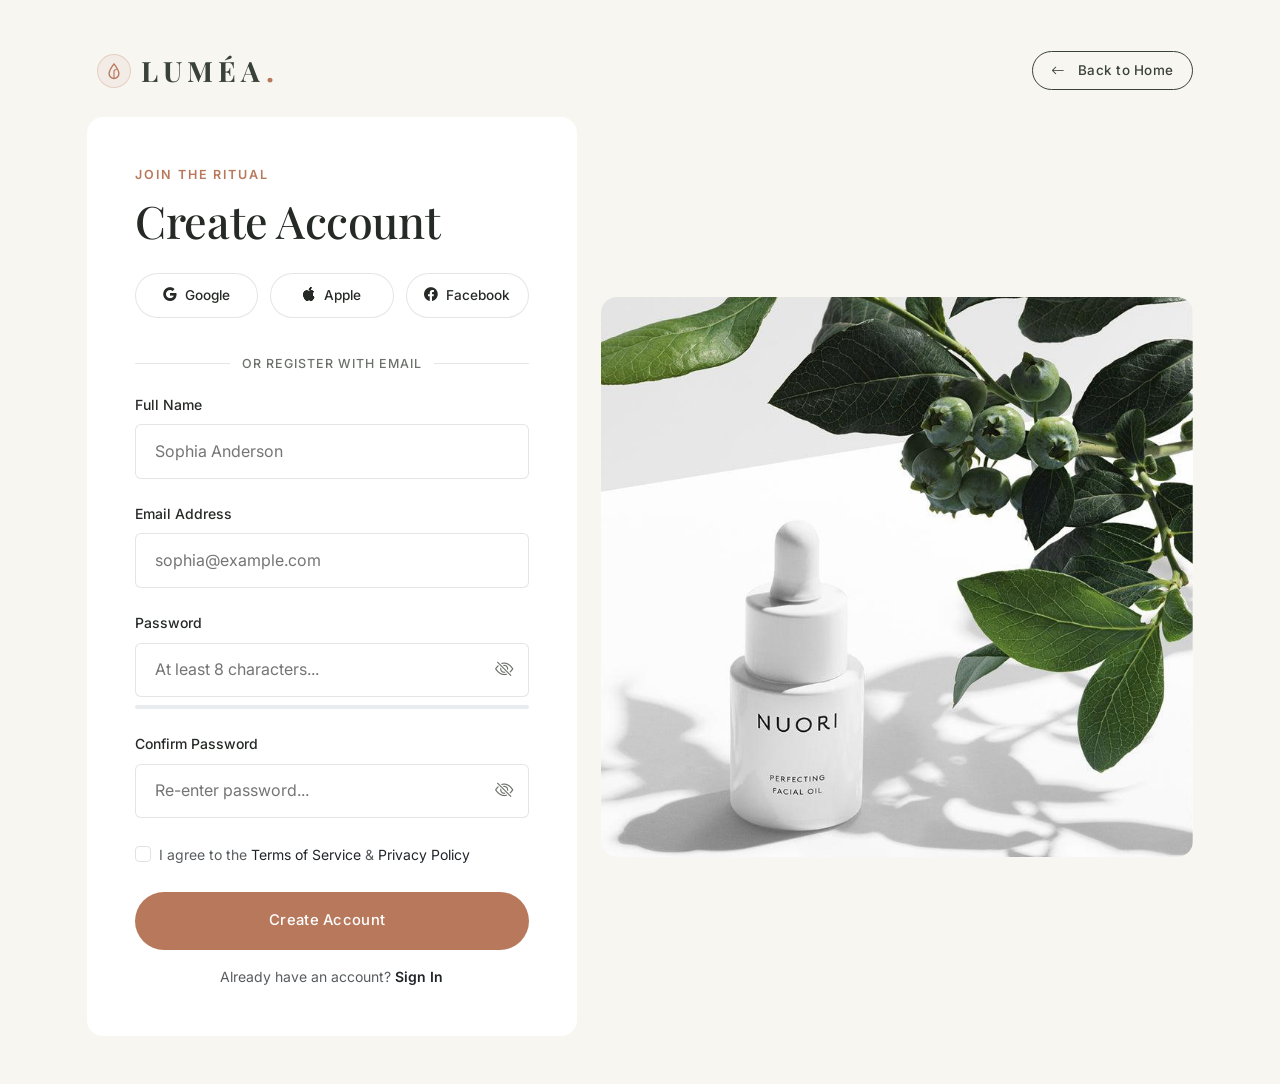
<file: register.html>
<!DOCTYPE html>
<html lang="en">
<head>
  <meta charset="UTF-8">
  <meta name="viewport" content="width=device-width, initial-scale=1.0">
  <title>LUMÉA | Create Your Skincare Account</title>
  <meta name="description" content="Register a free account with LUMÉA to save your personalized skincare routines, favorite products, and goal progress.">
  
  <link href="https://cdn.jsdelivr.net/npm/bootstrap@5.3.2/dist/css/bootstrap.min.css" rel="stylesheet">
  <link href="https://cdn.jsdelivr.net/npm/bootstrap-icons@1.11.1/font/bootstrap-icons.css" rel="stylesheet">
  <link rel="icon" type="image/svg+xml" href="assets/images/favicon.svg">
  <link rel="stylesheet" href="assets/css/style.css">
</head>
<body class="auth-page-wrapper">

  <main class="py-4 py-md-5 my-auto">
    <div class="container">
      <!-- Minimal Auth Header -->
      <div class="row justify-content-center mb-4">
        <div class="col-lg-11 d-flex justify-content-between align-items-center">
          <a href="index.html" class="brand-logo" aria-label="LUMÉA Skincare">
            <span class="logo-icon-wrapper">
              <svg class="logo-drop-icon" viewBox="0 0 24 24" fill="none" xmlns="http://www.w3.org/2000/svg">
                <path d="M12 2.5C12 2.5 5.5 11 5.5 15.5C5.5 19.09 8.41 22 12 22C15.59 22 18.5 19.09 18.5 15.5C18.5 11 12 2.5 12 2.5Z" stroke="currentColor" stroke-width="1.8" stroke-linecap="round" stroke-linejoin="round"/>
                <path d="M12 22V13C12 11.5 13.5 10 15 10" stroke="currentColor" stroke-width="1.5" stroke-linecap="round" stroke-linejoin="round"/>
              </svg>
            </span>
            <span class="logo-text">LUMÉA<span class="logo-dot">.</span></span>
          </a>
          <a href="index.html" class="btn-lumea btn-lumea-outline btn-lumea-sm">
            <i class="bi bi-arrow-left me-1"></i> Back to Home
          </a>
        </div>
      </div>

      <div class="row justify-content-center align-items-center g-5">
        <div class="col-lg-5">
          <div class="card p-4 p-md-5 border-0 shadow-card rounded-4 bg-surface">
            <span class="eyebrow mb-2">Join The Ritual</span>
            <h2 class="heading-1 mb-4">Create Account</h2>

            <!-- Social Authentication Icons -->
            <div class="social-auth-buttons mb-3">
              <button type="button" class="btn-social-auth" onclick="showToast('Connecting Google account...');">
                <i class="bi bi-google"></i> Google
              </button>
              <button type="button" class="btn-social-auth" onclick="showToast('Connecting Apple ID...');">
                <i class="bi bi-apple"></i> Apple
              </button>
              <button type="button" class="btn-social-auth" onclick="showToast('Connecting Facebook account...');">
                <i class="bi bi-facebook"></i> Facebook
              </button>
            </div>

            <div class="auth-divider">
              <span>Or Register With Email</span>
            </div>
            
            <form id="register-form">
              <div class="form-group-lumea">
                <label class="form-label-lumea">Full Name</label>
                <input type="text" id="reg-name" class="form-control-lumea" placeholder="Sophia Anderson" required>
              </div>

              <div class="form-group-lumea">
                <label class="form-label-lumea">Email Address</label>
                <input type="email" id="reg-email" class="form-control-lumea" placeholder="sophia@example.com" required>
              </div>

              <div class="form-group-lumea">
                <label class="form-label-lumea">Password</label>
                <div class="password-input-group">
                  <input type="password" id="reg-password" class="form-control-lumea" placeholder="At least 8 characters..." required>
                  <button type="button" class="btn-toggle-password" aria-label="Toggle password visibility">
                    <i class="bi bi-eye-slash"></i>
                  </button>
                </div>
                <!-- Live Password Strength Meter -->
                <div class="progress mt-2" style="height: 4px;">
                  <div id="pwd-strength-bar" class="progress-bar bg-danger" style="width: 0%;"></div>
                </div>
              </div>

              <div class="form-group-lumea">
                <label class="form-label-lumea">Confirm Password</label>
                <div class="password-input-group">
                  <input type="password" class="form-control-lumea" placeholder="Re-enter password..." required>
                  <button type="button" class="btn-toggle-password" aria-label="Toggle password visibility">
                    <i class="bi bi-eye-slash"></i>
                  </button>
                </div>
              </div>

              <div class="form-check mb-4">
                <input class="form-check-input" type="checkbox" id="reg-terms" required>
                <label class="form-check-label small text-muted" for="reg-terms">
                  I agree to the <a href="#" class="text-dark">Terms of Service</a> & <a href="#" class="text-dark">Privacy Policy</a>
                </label>
              </div>

              <button type="submit" class="btn-lumea btn-lumea-terracotta w-100 py-3 mb-3">Create Account <i class="bi bi-sparkles"></i></button>

              <div class="text-center small text-muted">
                Already have an account? <a href="login.html" class="fw-semibold text-dark">Sign In</a>
              </div>
            </form>
          </div>
        </div>

        <div class="col-lg-6 d-none d-lg-block">
          <div class="img-hover-wrapper rounded-4 overflow-hidden shadow-card" style="height: 560px;">
            <img src="assets/images/19.jpg" alt="LUMÉA Register Auth Side Banner">
          </div>
        </div>
      </div>
    </div>
  </main>

  <script src="https://cdn.jsdelivr.net/npm/bootstrap@5.3.2/dist/js/bootstrap.bundle.min.js"></script>
  <script src="assets/js/main.js"></script>
</body>
</html>
</file>
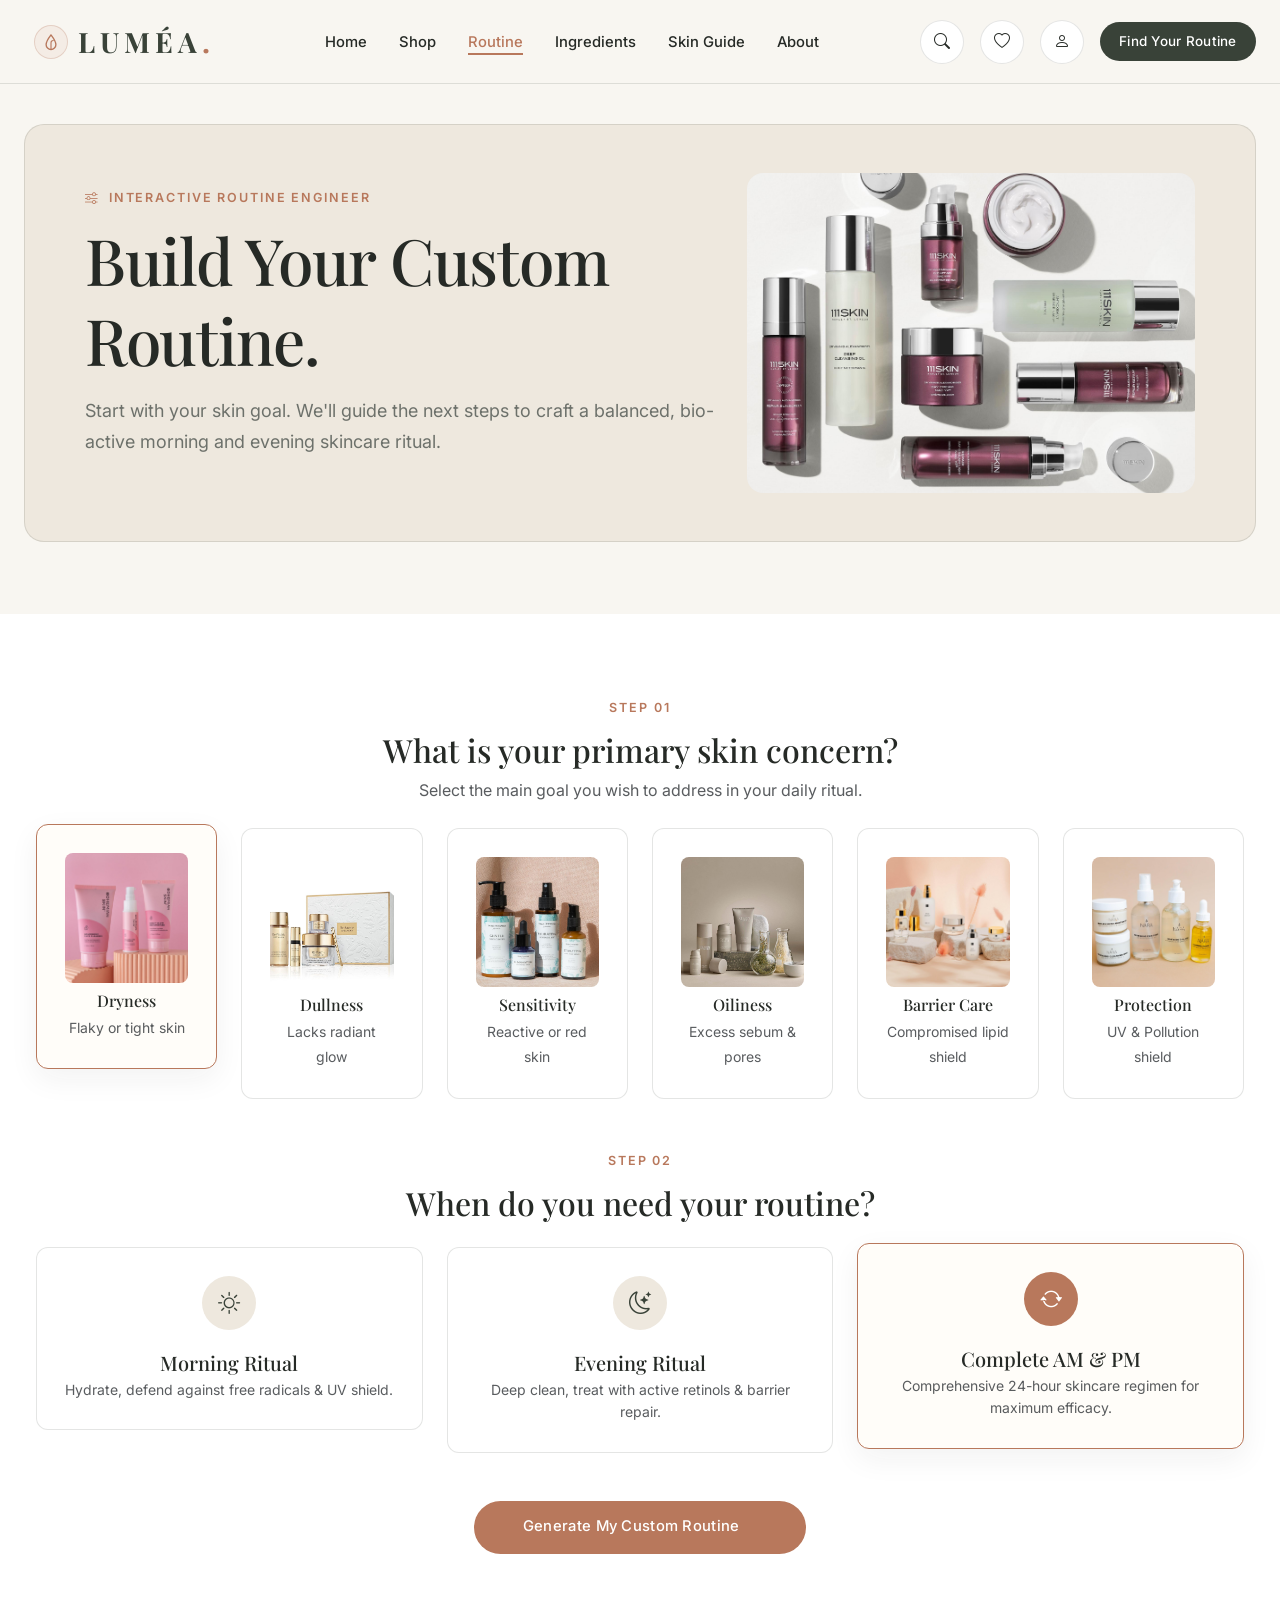
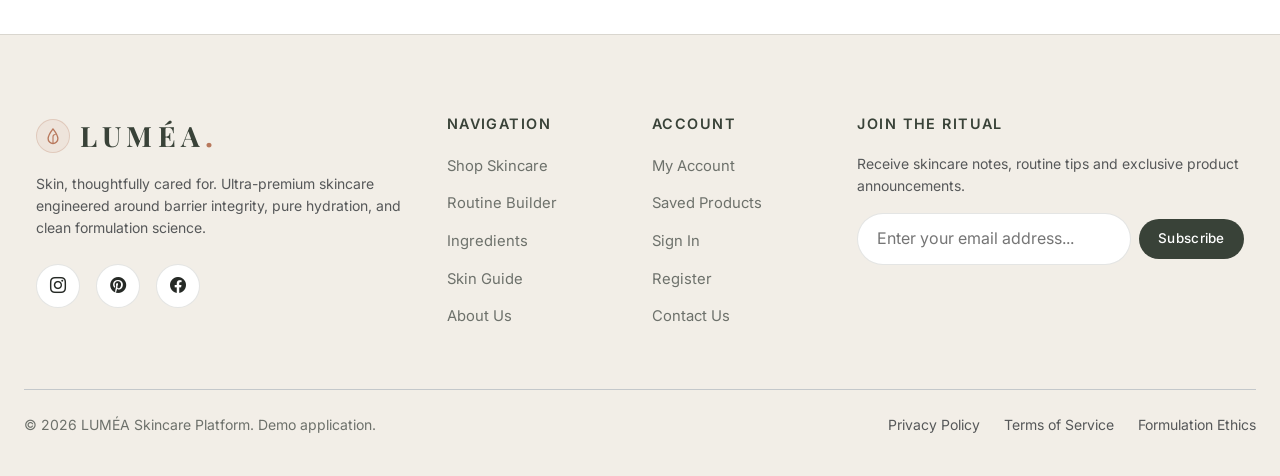
<file: routine.html>
<!DOCTYPE html>
<html lang="en">
<head>
  <meta charset="UTF-8">
  <meta name="viewport" content="width=device-width, initial-scale=1.0">
  <title>LUMÉA | Interactive Skincare Routine Builder</title>
  <meta name="description" content="Build your custom morning and evening skincare routine based on your unique skin concerns, lifestyle, and barrier needs.">
  
  <link href="https://cdn.jsdelivr.net/npm/bootstrap@5.3.2/dist/css/bootstrap.min.css" rel="stylesheet">
  <link href="https://cdn.jsdelivr.net/npm/bootstrap-icons@1.11.1/font/bootstrap-icons.css" rel="stylesheet">
    <link rel="icon" type="image/svg+xml" href="assets/images/favicon.svg">
  <link rel="stylesheet" href="assets/css/style.css">
</head>
<body>

  <!-- GLOBAL NAVBAR -->
  <header class="lumea-navbar">
    <div class="navbar-container">
      <a href="index.html" class="brand-logo" aria-label="LUMÉA Skincare">
        <span class="logo-icon-wrapper">
          <svg class="logo-drop-icon" viewBox="0 0 24 24" fill="none" xmlns="http://www.w3.org/2000/svg">
            <path d="M12 2.5C12 2.5 5.5 11 5.5 15.5C5.5 19.09 8.41 22 12 22C15.59 22 18.5 19.09 18.5 15.5C18.5 11 12 2.5 12 2.5Z" stroke="currentColor" stroke-width="1.8" stroke-linecap="round" stroke-linejoin="round"/>
            <path d="M12 22V13C12 11.5 13.5 10 15 10" stroke="currentColor" stroke-width="1.5" stroke-linecap="round" stroke-linejoin="round"/>
          </svg>
        </span>
        <span class="logo-text">LUMÉA<span class="logo-dot">.</span></span>
      </a>
      <ul class="nav-links-desktop">
        <li><a href="index.html" class="nav-link-item">Home</a></li>
        <li><a href="products.html" class="nav-link-item">Shop</a></li>
        <li><a href="routine.html" class="nav-link-item active">Routine</a></li>
        <li><a href="ingredients.html" class="nav-link-item">Ingredients</a></li>
        <li><a href="skin-guide.html" class="nav-link-item">Skin Guide</a></li>
        <li><a href="about.html" class="nav-link-item">About</a></li>
      </ul>
      <div class="nav-actions-right">
        <button class="btn-lumea-icon trigger-search" aria-label="Search skincare"><i class="bi bi-search"></i></button>
        <a href="dashboard.html" class="btn-lumea-icon position-relative" aria-label="Favorites">
          <i class="bi bi-heart"></i>
          <span id="favorites-count-badge" class="position-absolute top-0 start-100 translate-middle badge rounded-pill bg-danger" style="display:none; font-size: 0.65rem;">0</span>
        </a>
        <a href="login.html" class="btn-lumea-icon"><i class="bi bi-person"></i></a>
        <a href="routine.html" class="btn-lumea btn-lumea-primary btn-lumea-sm">Find Your Routine</a>
      </div>
      <button class="mobile-hamburger" id="mobile-menu-toggle" aria-label="Toggle menu">
        <div class="hamburger-box">
          <span class="hamburger-line"></span>
          <span class="hamburger-line"></span>
          <span class="hamburger-line"></span>
        </div>
      </button>
    </div>
  </header>

  <!-- Mobile Menu -->
  <div class="mobile-menu-overlay" id="mobile-menu-overlay">
    <button class="close-mobile-menu-btn" id="close-mobile-menu" aria-label="Close menu">&times;</button>
    <ul class="mobile-nav-links">
      <li><a href="index.html">Home</a></li>
      <li><a href="products.html">Shop</a></li>
      <li><a href="routine.html" class="active">Routine</a></li>
      <li><a href="ingredients.html">Ingredients</a></li>
      <li><a href="skin-guide.html">Skin Guide</a></li>
      <li><a href="about.html">About</a></li>
    </ul>
    <div class="mobile-nav-actions">
      <a href="routine.html" class="btn-lumea btn-lumea-terracotta w-100 text-center">Find Your Routine</a>
      <div class="d-flex gap-3 justify-content-center mt-2">
        <button class="btn-lumea-icon trigger-search" aria-label="Search"><i class="bi bi-search"></i></button>
        <a href="dashboard.html" class="btn-lumea-icon" aria-label="Favorites"><i class="bi bi-heart"></i></a>
        <a href="login.html" class="btn-lumea-icon" aria-label="Account"><i class="bi bi-person"></i></a>
      </div>
    </div>
  </div>

  <!-- Search Modal -->
  <div class="search-overlay" id="search-overlay">
    <button class="close-search-btn" id="close-search">&times;</button>
    <div class="search-container-inner mt-5">
      <span class="eyebrow text-center d-block mb-3">Instant Skincare Search</span>
      <div class="search-input-wrapper">
        <i class="bi bi-search search-icon-inside"></i>
        <input type="text" id="global-search-input" class="search-input-field" placeholder="Search serums, ceramides, hydration, SPF...">
      </div>
      <div id="search-results-container"></div>
    </div>
  </div>

  <main id="routine-builder-app">
    <!-- HERO -->
    <section class="hero-section">
      <div class="container">
        <div class="hero-banner-inner p-4 p-md-5">
          <div class="row align-items-center g-4">
            <div class="col-lg-7 reveal-on-scroll">
              <span class="eyebrow"><i class="bi bi-sliders me-1"></i> Interactive Routine Engineer</span>
              <h1 class="display-large mb-3">Build Your Custom Routine.</h1>
              <p class="lead-text mb-4">Start with your skin goal. We'll guide the next steps to craft a balanced, bio-active morning and evening skincare ritual.</p>
            </div>
            <div class="col-lg-5">
              <div class="img-hover-wrapper rounded-4 overflow-hidden shadow-card" style="height: 320px;">
                <img src="assets/images/55.jpg" alt="LUMÉA Routine Builder Hero Visual">
              </div>
            </div>
          </div>
        </div>
      </div>
    </section>

    <!-- WIZARD CONTAINER -->
    <section class="bg-surface">
      <div class="container" id="routine-wizard">
        
        <!-- STEP 1: CONCERN SELECTOR -->
        <div class="mb-5 reveal-on-scroll">
          <div class="text-center mb-4">
            <span class="eyebrow">STEP 01</span>
            <h2 class="heading-2">What is your primary skin concern?</h2>
            <p class="text-muted">Select the main goal you wish to address in your daily ritual.</p>
          </div>

          <div class="row g-4">
            <div class="col-12 col-sm-6 col-md-4 col-lg-2">
              <div class="routine-step-card selected" data-wizard-concern="Hydration">
                <div class="img-hover-wrapper rounded-3 mb-2 step-card-img-wrapper" style="height: 130px;">
                  <img src="assets/images/56.jpg" alt="Dryness & Hydration concern visual">
                </div>
                <h6 class="font-serif mb-1">Dryness</h6>
                <small class="text-muted">Flaky or tight skin</small>
              </div>
            </div>

            <div class="col-12 col-sm-6 col-md-4 col-lg-2">
              <div class="routine-step-card" data-wizard-concern="Brightening">
                <div class="img-hover-wrapper rounded-3 mb-2 step-card-img-wrapper" style="height: 130px;">
                  <img src="assets/images/57.jpg" alt="Dullness & Brightening concern visual">
                </div>
                <h6 class="font-serif mb-1">Dullness</h6>
                <small class="text-muted">Lacks radiant glow</small>
              </div>
            </div>

            <div class="col-12 col-sm-6 col-md-4 col-lg-2">
              <div class="routine-step-card" data-wizard-concern="Sensitive Skin">
                <div class="img-hover-wrapper rounded-3 mb-2 step-card-img-wrapper" style="height: 130px;">
                  <img src="assets/images/58.jpg" alt="Sensitivity concern visual">
                </div>
                <h6 class="font-serif mb-1">Sensitivity</h6>
                <small class="text-muted">Reactive or red skin</small>
              </div>
            </div>

            <div class="col-12 col-sm-6 col-md-4 col-lg-2">
              <div class="routine-step-card" data-wizard-concern="Oil Control">
                <div class="img-hover-wrapper rounded-3 mb-2 step-card-img-wrapper" style="height: 130px;">
                  <img src="assets/images/12.jpg" alt="Oiliness concern visual">
                </div>
                <h6 class="font-serif mb-1">Oiliness</h6>
                <small class="text-muted">Excess sebum & pores</small>
              </div>
            </div>

            <div class="col-12 col-sm-6 col-md-4 col-lg-2">
              <div class="routine-step-card" data-wizard-concern="Barrier Care">
                <div class="img-hover-wrapper rounded-3 mb-2 step-card-img-wrapper" style="height: 130px;">
                  <img src="assets/images/10.jpg" alt="Uneven texture concern visual">
                </div>
                <h6 class="font-serif mb-1">Barrier Care</h6>
                <small class="text-muted">Compromised lipid shield</small>
              </div>
            </div>

            <div class="col-12 col-sm-6 col-md-4 col-lg-2">
              <div class="routine-step-card" data-wizard-concern="Daily Protection">
                <div class="img-hover-wrapper rounded-3 mb-2 step-card-img-wrapper" style="height: 130px;">
                  <img src="assets/images/11.jpg" alt="Daily protection concern visual">
                </div>
                <h6 class="font-serif mb-1">Protection</h6>
                <small class="text-muted">UV & Pollution shield</small>
              </div>
            </div>
          </div>
        </div>

        <!-- STEP 2: TIME SELECTOR -->
        <div class="mb-5 reveal-on-scroll">
          <div class="text-center mb-4">
            <span class="eyebrow">STEP 02</span>
            <h2 class="heading-2">When do you need your routine?</h2>
          </div>

          <div class="row g-4 justify-content-center">
            <div class="col-md-4">
              <div class="routine-step-card" data-wizard-time="Morning">
                <div class="step-icon-box"><i class="bi bi-sun"></i></div>
                <h5 class="font-serif mb-1">Morning Ritual</h5>
                <p class="small text-muted mb-0">Hydrate, defend against free radicals & UV shield.</p>
              </div>
            </div>

            <div class="col-md-4">
              <div class="routine-step-card" data-wizard-time="Evening">
                <div class="step-icon-box"><i class="bi bi-moon-stars"></i></div>
                <h5 class="font-serif mb-1">Evening Ritual</h5>
                <p class="small text-muted mb-0">Deep clean, treat with active retinols & barrier repair.</p>
              </div>
            </div>

            <div class="col-md-4">
              <div class="routine-step-card selected" data-wizard-time="Morning & Evening">
                <div class="step-icon-box"><i class="bi bi-arrow-repeat"></i></div>
                <h5 class="font-serif mb-1">Complete AM & PM</h5>
                <p class="small text-muted mb-0">Comprehensive 24-hour skincare regimen for maximum efficacy.</p>
              </div>
            </div>
          </div>
        </div>

        <!-- GENERATE BUTTON -->
        <div class="text-center">
          <button id="generate-routine-btn" class="btn-lumea btn-lumea-terracotta btn-lg px-5">
            Generate My Custom Routine <i class="bi bi-sparkles ms-2"></i>
          </button>
        </div>
      </div>

      <!-- STEP 3: ROUTINE RESULTS VIEW (Hidden initially, displayed by JS) -->
      <div class="container" id="routine-result-view" style="display: none;">
        <div class="card p-3 p-md-5 border-0 shadow-card bg-warm-beige mb-5 rounded-4">
          <div class="d-flex flex-column flex-md-row justify-content-between align-items-center mb-4">
            <div>
              <span class="eyebrow"><i class="bi bi-check-circle-fill text-success me-1"></i> Routine Tailored For You</span>
              <h2 class="heading-1">Your Suggested LUMÉA Routine</h2>
            </div>
            <button id="reset-routine-btn" class="btn-lumea btn-lumea-outline btn-lumea-sm mt-3 mt-md-0">
              <i class="bi bi-arrow-counterclockwise"></i> Re-configure Options
            </button>
          </div>

          <!-- MORNING ROUTINE SECTION -->
          <div class="mb-5">
            <h3 class="heading-3 mb-3 d-flex align-items-center gap-2">
              <i class="bi bi-sun text-warning fs-4"></i> Morning Ritual (AM — 5 Mins)
            </h3>
            <div class="row g-4" id="routine-am-list">
              <!-- Rendered dynamically -->
            </div>
          </div>

          <!-- EVENING ROUTINE SECTION -->
          <div>
            <h3 class="heading-3 mb-3 d-flex align-items-center gap-2">
              <i class="bi bi-moon-stars text-primary fs-4"></i> Evening Ritual (PM — 7 Mins)
            </h3>
            <div class="row g-4" id="routine-pm-list">
              <!-- Rendered dynamically -->
            </div>
          </div>

          <div class="text-center mt-5 pt-4 border-top">
            <a href="dashboard.html" class="btn-lumea btn-lumea-primary me-2">Save Routine to My Dashboard <i class="bi bi-bookmark-heart"></i></a>
            <a href="products.html" class="btn-lumea btn-lumea-outline">Shop Routine Products</a>
          </div>
        </div>
      </div>
    </section>
  </main>

  <!-- FOOTER -->
  <footer class="lumea-footer">
    <div class="container">
      <div class="row g-4 mb-5">
        <div class="col-lg-4">
          <a href="index.html" class="brand-logo footer-brand mb-3" aria-label="LUMÉA Skincare Home">
            <span class="logo-icon-wrapper">
              <svg class="logo-drop-icon" viewBox="0 0 24 24" fill="none" xmlns="http://www.w3.org/2000/svg">
                <path d="M12 2.5C12 2.5 5.5 11 5.5 15.5C5.5 19.09 8.41 22 12 22C15.59 22 18.5 19.09 18.5 15.5C18.5 11 12 2.5 12 2.5Z" stroke="currentColor" stroke-width="1.8" stroke-linecap="round" stroke-linejoin="round"/>
                <path d="M12 22V13C12 11.5 13.5 10 15 10" stroke="currentColor" stroke-width="1.5" stroke-linecap="round" stroke-linejoin="round"/>
              </svg>
            </span>
            <span class="logo-text">LUMÉA<span class="logo-dot">.</span></span>
          </a>
          <p class="small text-muted mb-4">Skin, thoughtfully cared for. Ultra-premium skincare engineered around barrier integrity, pure hydration, and clean formulation science.</p>
          <div class="d-flex gap-3">
            <a href="#" class="btn-lumea-icon" aria-label="Instagram"><i class="bi bi-instagram"></i></a>
            <a href="#" class="btn-lumea-icon" aria-label="Pinterest"><i class="bi bi-pinterest"></i></a>
            <a href="#" class="btn-lumea-icon" aria-label="Facebook"><i class="bi bi-facebook"></i></a>
          </div>
        </div>

        <div class="col-6 col-lg-2">
          <h5 class="footer-title">Navigation</h5>
          <ul class="footer-links">
            <li><a href="products.html">Shop Skincare</a></li>
            <li><a href="routine.html">Routine Builder</a></li>
            <li><a href="ingredients.html">Ingredients</a></li>
            <li><a href="skin-guide.html">Skin Guide</a></li>
            <li><a href="about.html">About Us</a></li>
          </ul>
        </div>

        <div class="col-6 col-lg-2">
          <h5 class="footer-title">Account</h5>
          <ul class="footer-links">
            <li><a href="dashboard.html">My Account</a></li>
            <li><a href="dashboard.html">Saved Products</a></li>
            <li><a href="login.html">Sign In</a></li>
            <li><a href="register.html">Register</a></li>
            <li><a href="contact.html">Contact Us</a></li>
          </ul>
        </div>

        <div class="col-lg-4">
          <h5 class="footer-title">Join The Ritual</h5>
          <p class="small text-muted mb-3">Receive skincare notes, routine tips and exclusive product announcements.</p>
          <form onsubmit="event.preventDefault(); showToast('Subscribed to LUMÉA Skincare Notes!');">
            <div class="newsletter-input-group">
              <input type="email" placeholder="Enter your email address..." required>
              <button type="submit" class="btn-lumea btn-lumea-primary btn-lumea-sm">Subscribe</button>
            </div>
          </form>
        </div>
      </div>

      <div class="pt-4 border-top border-secondary-subtle d-flex flex-column flex-md-row justify-content-between align-items-center small text-muted">
        <p class="mb-2 mb-md-0">&copy; 2026 LUMÉA Skincare Platform. Demo application.</p>
        <div class="d-flex gap-4">
          <a href="#">Privacy Policy</a>
          <a href="#">Terms of Service</a>
          <a href="#">Formulation Ethics</a>
        </div>
      </div>
    </div>
  </footer>

  <script src="https://cdn.jsdelivr.net/npm/bootstrap@5.3.2/dist/js/bootstrap.bundle.min.js"></script>
  <script src="assets/js/main.js"></script>
</body>
</html>
</file>
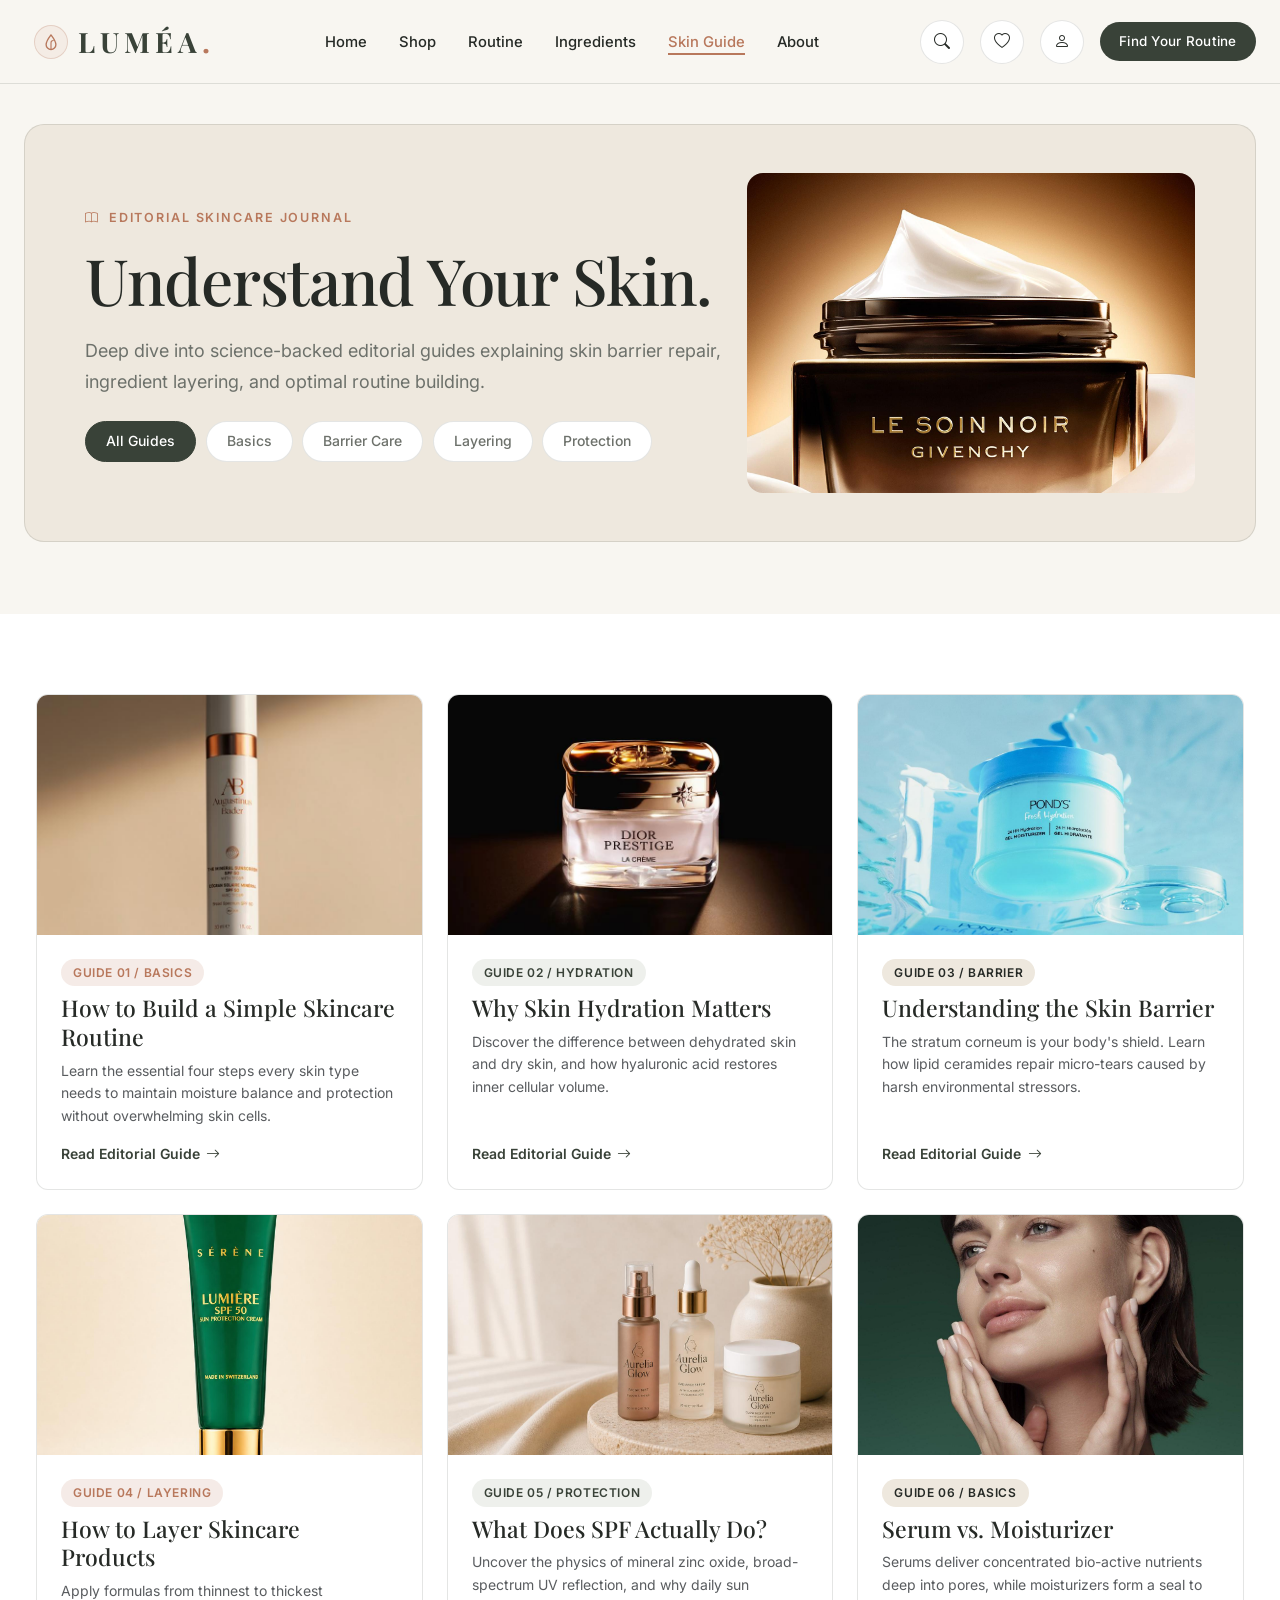
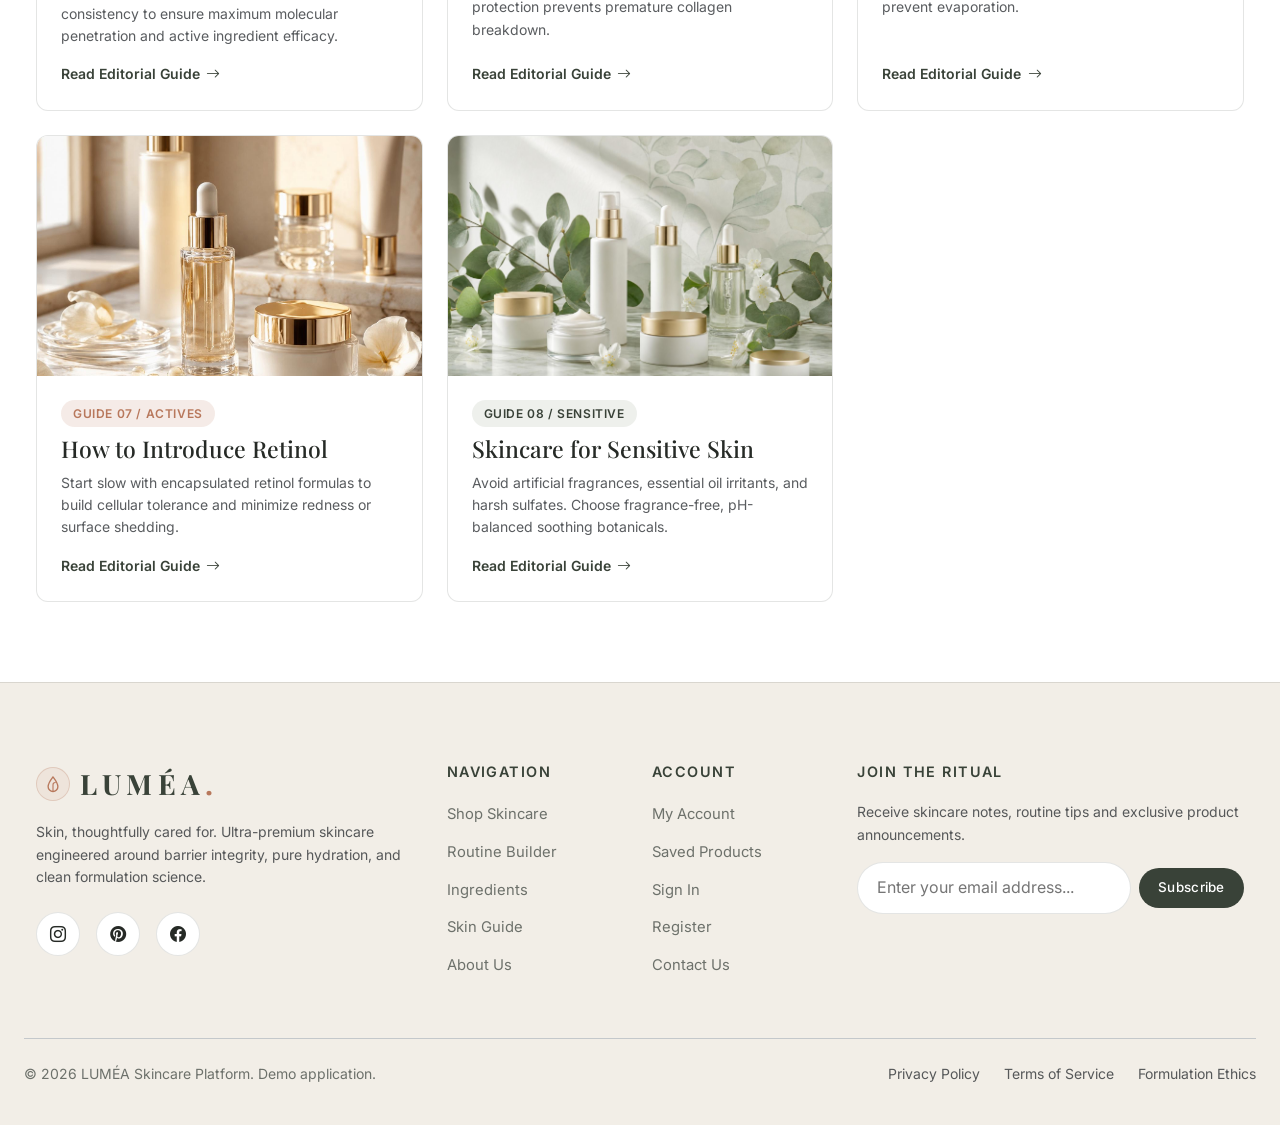
<file: skin-guide.html>
<!DOCTYPE html>
<html lang="en">
<head>
  <meta charset="UTF-8">
  <meta name="viewport" content="width=device-width, initial-scale=1.0">
  <title>LUMÉA | Skin Guide & Editorial Education</title>
  <meta name="description" content="Editorial guides on skin barrier integrity, product layering science, hydration principles, and sensitive skin care.">
  
  <link href="https://cdn.jsdelivr.net/npm/bootstrap@5.3.2/dist/css/bootstrap.min.css" rel="stylesheet">
  <link href="https://cdn.jsdelivr.net/npm/bootstrap-icons@1.11.1/font/bootstrap-icons.css" rel="stylesheet">
    <link rel="icon" type="image/svg+xml" href="assets/images/favicon.svg">
  <link rel="stylesheet" href="assets/css/style.css">
</head>
<body>

  <!-- GLOBAL NAVBAR -->
  <header class="lumea-navbar">
    <div class="navbar-container">
      <a href="index.html" class="brand-logo" aria-label="LUMÉA Skincare">
        <span class="logo-icon-wrapper">
          <svg class="logo-drop-icon" viewBox="0 0 24 24" fill="none" xmlns="http://www.w3.org/2000/svg">
            <path d="M12 2.5C12 2.5 5.5 11 5.5 15.5C5.5 19.09 8.41 22 12 22C15.59 22 18.5 19.09 18.5 15.5C18.5 11 12 2.5 12 2.5Z" stroke="currentColor" stroke-width="1.8" stroke-linecap="round" stroke-linejoin="round"/>
            <path d="M12 22V13C12 11.5 13.5 10 15 10" stroke="currentColor" stroke-width="1.5" stroke-linecap="round" stroke-linejoin="round"/>
          </svg>
        </span>
        <span class="logo-text">LUMÉA<span class="logo-dot">.</span></span>
      </a>
      <ul class="nav-links-desktop">
        <li><a href="index.html" class="nav-link-item">Home</a></li>
        <li><a href="products.html" class="nav-link-item">Shop</a></li>
        <li><a href="routine.html" class="nav-link-item">Routine</a></li>
        <li><a href="ingredients.html" class="nav-link-item">Ingredients</a></li>
        <li><a href="skin-guide.html" class="nav-link-item active">Skin Guide</a></li>
        <li><a href="about.html" class="nav-link-item">About</a></li>
      </ul>
      <div class="nav-actions-right">
        <button class="btn-lumea-icon trigger-search" aria-label="Search skincare"><i class="bi bi-search"></i></button>
        <a href="dashboard.html" class="btn-lumea-icon position-relative" aria-label="Favorites">
          <i class="bi bi-heart"></i>
          <span id="favorites-count-badge" class="position-absolute top-0 start-100 translate-middle badge rounded-pill bg-danger" style="display:none; font-size: 0.65rem;">0</span>
        </a>
        <a href="login.html" class="btn-lumea-icon"><i class="bi bi-person"></i></a>
        <a href="routine.html" class="btn-lumea btn-lumea-primary btn-lumea-sm">Find Your Routine</a>
      </div>
      <button class="mobile-hamburger" id="mobile-menu-toggle" aria-label="Toggle menu">
        <div class="hamburger-box">
          <span class="hamburger-line"></span>
          <span class="hamburger-line"></span>
          <span class="hamburger-line"></span>
        </div>
      </button>
    </div>
  </header>

  <!-- Mobile Menu -->
  <div class="mobile-menu-overlay" id="mobile-menu-overlay">
    <button class="close-mobile-menu-btn" id="close-mobile-menu" aria-label="Close menu">&times;</button>
    <ul class="mobile-nav-links">
      <li><a href="index.html">Home</a></li>
      <li><a href="products.html">Shop</a></li>
      <li><a href="routine.html">Routine</a></li>
      <li><a href="ingredients.html">Ingredients</a></li>
      <li><a href="skin-guide.html" class="active">Skin Guide</a></li>
      <li><a href="about.html">About</a></li>
    </ul>
    <div class="mobile-nav-actions">
      <a href="routine.html" class="btn-lumea btn-lumea-terracotta w-100 text-center">Find Your Routine</a>
      <div class="d-flex gap-3 justify-content-center mt-2">
        <button class="btn-lumea-icon trigger-search" aria-label="Search"><i class="bi bi-search"></i></button>
        <a href="dashboard.html" class="btn-lumea-icon" aria-label="Favorites"><i class="bi bi-heart"></i></a>
        <a href="login.html" class="btn-lumea-icon" aria-label="Account"><i class="bi bi-person"></i></a>
      </div>
    </div>
  </div>

  <!-- Search Modal -->
  <div class="search-overlay" id="search-overlay">
    <button class="close-search-btn" id="close-search">&times;</button>
    <div class="search-container-inner mt-5">
      <span class="eyebrow text-center d-block mb-3">Instant Skincare Search</span>
      <div class="search-input-wrapper">
        <i class="bi bi-search search-icon-inside"></i>
        <input type="text" id="global-search-input" class="search-input-field" placeholder="Search serums, ceramides, hydration, SPF...">
      </div>
      <div id="search-results-container"></div>
    </div>
  </div>

  <main id="skin-guides-grid">
    <!-- HERO -->
    <section class="hero-section">
      <div class="container">
        <div class="hero-banner-inner p-4 p-md-5">
          <div class="row align-items-center g-4">
            <div class="col-lg-7 reveal-on-scroll">
              <span class="eyebrow"><i class="bi bi-book me-1"></i> Editorial Skincare Journal</span>
              <h1 class="display-large mb-3">Understand Your Skin.</h1>
              <p class="lead-text mb-4">Deep dive into science-backed editorial guides explaining skin barrier repair, ingredient layering, and optimal routine building.</p>
              
              <div class="filter-pills">
                <button class="filter-btn active" data-guide-filter="All">All Guides</button>
                <button class="filter-btn" data-guide-filter="Basics">Basics</button>
                <button class="filter-btn" data-guide-filter="Barrier">Barrier Care</button>
                <button class="filter-btn" data-guide-filter="Layering">Layering</button>
                <button class="filter-btn" data-guide-filter="Protection">Protection</button>
              </div>
            </div>
            <div class="col-lg-5">
              <div class="img-hover-wrapper rounded-4 overflow-hidden shadow-card" style="height: 320px;">
                <img src="assets/images/73.jpg" alt="LUMÉA Skin Guide Editorial Hero">
              </div>
            </div>
          </div>
        </div>
      </div>
    </section>

    <!-- GUIDES GRID (8 Editorial Articles) -->
    <section class="bg-surface">
      <div class="container">
        <div class="row g-4">

          <!-- Guide 01 -->
          <div class="col-md-6 col-lg-4 reveal-on-scroll">
            <div class="lumea-card h-100 skin-guide-card" data-guide-category="Basics">
              <div class="img-hover-wrapper" style="height: 240px;">
                <img src="assets/images/74.jpg" alt="How to Build a Simple Skincare Routine article hero">
              </div>
              <div class="p-4 d-flex flex-column">
                <span class="badge-lumea badge-terracotta mb-2 w-auto me-auto">Guide 01 / Basics</span>
                <h4 class="heading-3 mb-2">How to Build a Simple Skincare Routine</h4>
                <p class="small text-muted mb-3 flex-grow-1">Learn the essential four steps every skin type needs to maintain moisture balance and protection without overwhelming skin cells.</p>
                <a href="#" class="link-arrow small fw-semibold" onclick="event.preventDefault(); showToast('Opening Guide 01: Simple Routine...');">Read Editorial Guide <i class="bi bi-arrow-right"></i></a>
              </div>
            </div>
          </div>

          <!-- Guide 02 -->
          <div class="col-md-6 col-lg-4 reveal-on-scroll">
            <div class="lumea-card h-100 skin-guide-card" data-guide-category="Basics">
              <div class="img-hover-wrapper" style="height: 240px;">
                <img src="assets/images/75.jpg" alt="Why Skin Hydration Matters article hero">
              </div>
              <div class="p-4 d-flex flex-column">
                <span class="badge-lumea badge-sage mb-2 w-auto me-auto">Guide 02 / Hydration</span>
                <h4 class="heading-3 mb-2">Why Skin Hydration Matters</h4>
                <p class="small text-muted mb-3 flex-grow-1">Discover the difference between dehydrated skin and dry skin, and how hyaluronic acid restores inner cellular volume.</p>
                <a href="#" class="link-arrow small fw-semibold" onclick="event.preventDefault(); showToast('Opening Guide 02: Skin Hydration...');">Read Editorial Guide <i class="bi bi-arrow-right"></i></a>
              </div>
            </div>
          </div>

          <!-- Guide 03 -->
          <div class="col-md-6 col-lg-4 reveal-on-scroll">
            <div class="lumea-card h-100 skin-guide-card" data-guide-category="Barrier">
              <div class="img-hover-wrapper" style="height: 240px;">
                <img src="assets/images/76.jpg" alt="Understanding the Skin Barrier article hero">
              </div>
              <div class="p-4 d-flex flex-column">
                <span class="badge-lumea badge-beige mb-2 w-auto me-auto">Guide 03 / Barrier</span>
                <h4 class="heading-3 mb-2">Understanding the Skin Barrier</h4>
                <p class="small text-muted mb-3 flex-grow-1">The stratum corneum is your body's shield. Learn how lipid ceramides repair micro-tears caused by harsh environmental stressors.</p>
                <a href="#" class="link-arrow small fw-semibold" onclick="event.preventDefault(); showToast('Opening Guide 03: Skin Barrier...');">Read Editorial Guide <i class="bi bi-arrow-right"></i></a>
              </div>
            </div>
          </div>

          <!-- Guide 04 -->
          <div class="col-md-6 col-lg-4 reveal-on-scroll">
            <div class="lumea-card h-100 skin-guide-card" data-guide-category="Layering">
              <div class="img-hover-wrapper" style="height: 240px;">
                <img src="assets/images/77.jpg" alt="How to Layer Skincare Products article hero">
              </div>
              <div class="p-4 d-flex flex-column">
                <span class="badge-lumea badge-terracotta mb-2 w-auto me-auto">Guide 04 / Layering</span>
                <h4 class="heading-3 mb-2">How to Layer Skincare Products</h4>
                <p class="small text-muted mb-3 flex-grow-1">Apply formulas from thinnest to thickest consistency to ensure maximum molecular penetration and active ingredient efficacy.</p>
                <a href="#" class="link-arrow small fw-semibold" onclick="event.preventDefault(); showToast('Opening Guide 04: Product Layering...');">Read Editorial Guide <i class="bi bi-arrow-right"></i></a>
              </div>
            </div>
          </div>

          <!-- Guide 05 -->
          <div class="col-md-6 col-lg-4 reveal-on-scroll">
            <div class="lumea-card h-100 skin-guide-card" data-guide-category="Protection">
              <div class="img-hover-wrapper" style="height: 240px;">
                <img src="assets/images/1.jpg" alt="What Does SPF Actually Do article hero">
              </div>
              <div class="p-4 d-flex flex-column">
                <span class="badge-lumea badge-sage mb-2 w-auto me-auto">Guide 05 / Protection</span>
                <h4 class="heading-3 mb-2">What Does SPF Actually Do?</h4>
                <p class="small text-muted mb-3 flex-grow-1">Uncover the physics of mineral zinc oxide, broad-spectrum UV reflection, and why daily sun protection prevents premature collagen breakdown.</p>
                <a href="#" class="link-arrow small fw-semibold" onclick="event.preventDefault(); showToast('Opening Guide 05: SPF Protection...');">Read Editorial Guide <i class="bi bi-arrow-right"></i></a>
              </div>
            </div>
          </div>

          <!-- Guide 06 -->
          <div class="col-md-6 col-lg-4 reveal-on-scroll">
            <div class="lumea-card h-100 skin-guide-card" data-guide-category="Basics">
              <div class="img-hover-wrapper" style="height: 240px;">
                <img src="assets/images/2.jpg" alt="Serum vs Moisturizer article hero">
              </div>
              <div class="p-4 d-flex flex-column">
                <span class="badge-lumea badge-beige mb-2 w-auto me-auto">Guide 06 / Basics</span>
                <h4 class="heading-3 mb-2">Serum vs. Moisturizer</h4>
                <p class="small text-muted mb-3 flex-grow-1">Serums deliver concentrated bio-active nutrients deep into pores, while moisturizers form a seal to prevent evaporation.</p>
                <a href="#" class="link-arrow small fw-semibold" onclick="event.preventDefault(); showToast('Opening Guide 06: Serum vs Moisturizer...');">Read Editorial Guide <i class="bi bi-arrow-right"></i></a>
              </div>
            </div>
          </div>

          <!-- Guide 07 -->
          <div class="col-md-6 col-lg-4 reveal-on-scroll">
            <div class="lumea-card h-100 skin-guide-card" data-guide-category="Layering">
              <div class="img-hover-wrapper" style="height: 240px;">
                <img src="assets/images/3.jpg" alt="How to Introduce Retinol article hero">
              </div>
              <div class="p-4 d-flex flex-column">
                <span class="badge-lumea badge-terracotta mb-2 w-auto me-auto">Guide 07 / Actives</span>
                <h4 class="heading-3 mb-2">How to Introduce Retinol</h4>
                <p class="small text-muted mb-3 flex-grow-1">Start slow with encapsulated retinol formulas to build cellular tolerance and minimize redness or surface shedding.</p>
                <a href="#" class="link-arrow small fw-semibold" onclick="event.preventDefault(); showToast('Opening Guide 07: Retinol Intro...');">Read Editorial Guide <i class="bi bi-arrow-right"></i></a>
              </div>
            </div>
          </div>

          <!-- Guide 08 -->
          <div class="col-md-6 col-lg-4 reveal-on-scroll">
            <div class="lumea-card h-100 skin-guide-card" data-guide-category="Barrier">
              <div class="img-hover-wrapper" style="height: 240px;">
                <img src="assets/images/4.jpg" alt="Choosing Products for Sensitive Skin article hero">
              </div>
              <div class="p-4 d-flex flex-column">
                <span class="badge-lumea badge-sage mb-2 w-auto me-auto">Guide 08 / Sensitive</span>
                <h4 class="heading-3 mb-2">Skincare for Sensitive Skin</h4>
                <p class="small text-muted mb-3 flex-grow-1">Avoid artificial fragrances, essential oil irritants, and harsh sulfates. Choose fragrance-free, pH-balanced soothing botanicals.</p>
                <a href="#" class="link-arrow small fw-semibold" onclick="event.preventDefault(); showToast('Opening Guide 08: Sensitive Skin...');">Read Editorial Guide <i class="bi bi-arrow-right"></i></a>
              </div>
            </div>
          </div>

        </div>
      </div>
    </section>
  </main>

  <!-- FOOTER -->
  <footer class="lumea-footer">
    <div class="container">
      <div class="row g-4 mb-5">
        <div class="col-lg-4">
          <a href="index.html" class="brand-logo footer-brand mb-3" aria-label="LUMÉA Skincare Home">
            <span class="logo-icon-wrapper">
              <svg class="logo-drop-icon" viewBox="0 0 24 24" fill="none" xmlns="http://www.w3.org/2000/svg">
                <path d="M12 2.5C12 2.5 5.5 11 5.5 15.5C5.5 19.09 8.41 22 12 22C15.59 22 18.5 19.09 18.5 15.5C18.5 11 12 2.5 12 2.5Z" stroke="currentColor" stroke-width="1.8" stroke-linecap="round" stroke-linejoin="round"/>
                <path d="M12 22V13C12 11.5 13.5 10 15 10" stroke="currentColor" stroke-width="1.5" stroke-linecap="round" stroke-linejoin="round"/>
              </svg>
            </span>
            <span class="logo-text">LUMÉA<span class="logo-dot">.</span></span>
          </a>
          <p class="small text-muted mb-4">Skin, thoughtfully cared for. Ultra-premium skincare engineered around barrier integrity, pure hydration, and clean formulation science.</p>
          <div class="d-flex gap-3">
            <a href="#" class="btn-lumea-icon" aria-label="Instagram"><i class="bi bi-instagram"></i></a>
            <a href="#" class="btn-lumea-icon" aria-label="Pinterest"><i class="bi bi-pinterest"></i></a>
            <a href="#" class="btn-lumea-icon" aria-label="Facebook"><i class="bi bi-facebook"></i></a>
          </div>
        </div>

        <div class="col-6 col-lg-2">
          <h5 class="footer-title">Navigation</h5>
          <ul class="footer-links">
            <li><a href="products.html">Shop Skincare</a></li>
            <li><a href="routine.html">Routine Builder</a></li>
            <li><a href="ingredients.html">Ingredients</a></li>
            <li><a href="skin-guide.html">Skin Guide</a></li>
            <li><a href="about.html">About Us</a></li>
          </ul>
        </div>

        <div class="col-6 col-lg-2">
          <h5 class="footer-title">Account</h5>
          <ul class="footer-links">
            <li><a href="dashboard.html">My Account</a></li>
            <li><a href="dashboard.html">Saved Products</a></li>
            <li><a href="login.html">Sign In</a></li>
            <li><a href="register.html">Register</a></li>
            <li><a href="contact.html">Contact Us</a></li>
          </ul>
        </div>

        <div class="col-lg-4">
          <h5 class="footer-title">Join The Ritual</h5>
          <p class="small text-muted mb-3">Receive skincare notes, routine tips and exclusive product announcements.</p>
          <form onsubmit="event.preventDefault(); showToast('Subscribed to LUMÉA Skincare Notes!');">
            <div class="newsletter-input-group">
              <input type="email" placeholder="Enter your email address..." required>
              <button type="submit" class="btn-lumea btn-lumea-primary btn-lumea-sm">Subscribe</button>
            </div>
          </form>
        </div>
      </div>

      <div class="pt-4 border-top border-secondary-subtle d-flex flex-column flex-md-row justify-content-between align-items-center small text-muted">
        <p class="mb-2 mb-md-0">&copy; 2026 LUMÉA Skincare Platform. Demo application.</p>
        <div class="d-flex gap-4">
          <a href="#">Privacy Policy</a>
          <a href="#">Terms of Service</a>
          <a href="#">Formulation Ethics</a>
        </div>
      </div>
    </div>
  </footer>

  <script src="https://cdn.jsdelivr.net/npm/bootstrap@5.3.2/dist/js/bootstrap.bundle.min.js"></script>
  <script src="assets/js/main.js"></script>
</body>
</html>
</file>
<file: assets/css/style.css>
/* ==========================================================================
   LUMÉA — Premium Skincare & Beauty Discovery Platform
   Global Design System & Editorial Stylesheet
   ========================================================================== */

@import url('https://fonts.googleapis.com/css2?family=Inter:wght@300;400;500;600;700&family=Playfair+Display:ital,wght@0,400;0,500;0,600;0,700;1,400&display=swap');

:root {
  /* Color Palette */
  --bg-primary: #F8F6F1;
  --bg-surface: #FFFFFF;
  --warm-beige: #EEE8DE;
  --soft-sage: #A8B49F;
  --deep-olive: #394238;
  --warm-terracotta: #B8785C;
  --text-primary: #262A26;
  --text-secondary: #6D716B;
  --border-color: rgba(38, 42, 38, 0.12);
  --soft-accent: #D9C8B8;
  --focus-ring: rgba(184, 120, 92, 0.3);

  /* Typography */
  --font-serif: 'Playfair Display', Georgia, serif;
  --font-sans: 'Inter', -apple-system, BlinkMacSystemFont, "Segoe UI", Roboto, sans-serif;

  /* Spacing & Layout */
  --container-max: 1320px;
  --nav-height: 84px;
  --radius-sm: 6px;
  --radius-md: 12px;
  --radius-lg: 20px;
  --radius-pill: 9999px;

  /* Shadows */
  --shadow-subtle: 0 4px 20px rgba(38, 42, 38, 0.04);
  --shadow-card: 0 10px 30px rgba(38, 42, 38, 0.06);
  --shadow-hover: 0 16px 40px rgba(38, 42, 38, 0.12);

  /* Transitions */
  --transition-fast: 0.2s cubic-bezier(0.16, 1, 0.3, 1);
  --transition-base: 0.35s cubic-bezier(0.16, 1, 0.3, 1);
  --transition-slow: 0.6s cubic-bezier(0.16, 1, 0.3, 1);
}

/* --------------------------------------------------------------------------
   Reset & Base Setup
   -------------------------------------------------------------------------- */
*, *::before, *::after {
  box-sizing: border-box;
  margin: 0;
  padding: 0;
}

html {
  scroll-behavior: smooth;
  font-size: 16px;
  -webkit-text-size-adjust: 100%;
}

body {
  font-family: var(--font-sans);
  background-color: var(--bg-primary);
  color: var(--text-primary);
  line-height: 1.6;
  font-weight: 400;
  overflow-x: hidden;
  -webkit-font-smoothing: antialiased;
  -moz-osx-font-smoothing: grayscale;
}

h1, h2, h3, h4, h5, h6, .font-serif {
  font-family: var(--font-serif);
  color: var(--text-primary);
  font-weight: 500;
  line-height: 1.25;
}

p {
  color: var(--text-secondary);
  margin-bottom: 1rem;
}

a {
  color: inherit;
  text-decoration: none;
  transition: color var(--transition-fast);
}

img {
  max-width: 100%;
  height: auto;
  display: block;
  object-fit: cover;
}

button, input, select, textarea {
  font-family: inherit;
  font-size: inherit;
  outline: none;
}

/* Custom Scrollbar */
::-webkit-scrollbar {
  width: 8px;
}
::-webkit-scrollbar-track {
  background: var(--bg-primary);
}
::-webkit-scrollbar-thumb {
  background: var(--soft-accent);
  border-radius: 4px;
}
::-webkit-scrollbar-thumb:hover {
  background: var(--warm-terracotta);
}

/* --------------------------------------------------------------------------
   Typography Helpers & Utilities
   -------------------------------------------------------------------------- */
.display-large {
  font-size: clamp(2.5rem, 5vw, 4.25rem);
  letter-spacing: -0.02em;
  font-weight: 500;
}

.heading-1 {
  font-size: clamp(2rem, 3.5vw, 3rem);
  letter-spacing: -0.01em;
}

.heading-2 {
  font-size: clamp(1.6rem, 2.5vw, 2.25rem);
}

.heading-3 {
  font-size: clamp(1.25rem, 1.8vw, 1.5rem);
}

.eyebrow {
  text-transform: uppercase;
  letter-spacing: 0.15em;
  font-size: 0.785rem;
  font-weight: 600;
  color: var(--warm-terracotta);
  margin-bottom: 0.75rem;
  display: inline-block;
}

.lead-text {
  font-size: 1.125rem;
  line-height: 1.7;
  color: var(--text-secondary);
  font-weight: 400;
}

/* --------------------------------------------------------------------------
   Buttons & Links
   -------------------------------------------------------------------------- */
.btn-lumea {
  display: inline-flex;
  align-items: center;
  justify-content: center;
  gap: 0.6rem;
  padding: 0.85rem 1.75rem;
  border-radius: var(--radius-pill);
  font-size: 0.925rem;
  font-weight: 500;
  letter-spacing: 0.02em;
  transition: all var(--transition-base);
  cursor: pointer;
  border: 1px solid transparent;
  white-space: nowrap;
}

.btn-lumea-primary {
  background-color: var(--deep-olive);
  color: #FFFFFF;
}

.btn-lumea-primary:hover {
  background-color: var(--warm-terracotta);
  color: #FFFFFF;
  transform: translateY(-2px);
  box-shadow: 0 8px 24px rgba(184, 120, 92, 0.25);
}

.btn-lumea-outline {
  background-color: transparent;
  border-color: var(--deep-olive);
  color: var(--deep-olive);
}

.btn-lumea-outline:hover {
  background-color: var(--deep-olive);
  color: #FFFFFF;
  transform: translateY(-2px);
}

.btn-lumea-terracotta {
  background-color: var(--warm-terracotta);
  color: #FFFFFF;
}

.btn-lumea-terracotta:hover {
  background-color: var(--deep-olive);
  color: #FFFFFF;
  transform: translateY(-2px);
  box-shadow: 0 8px 24px rgba(57, 66, 56, 0.25);
}

.btn-lumea-sm {
  padding: 0.5rem 1.15rem;
  font-size: 0.84rem;
}

.btn-lumea-icon {
  width: 44px;
  height: 44px;
  padding: 0;
  border-radius: 50%;
  display: inline-flex;
  align-items: center;
  justify-content: center;
  border: 1px solid var(--border-color);
  background: var(--bg-surface);
  color: var(--text-primary);
  transition: all var(--transition-fast);
}

.btn-lumea-icon:hover {
  background-color: var(--warm-beige);
  color: var(--warm-terracotta);
  border-color: var(--warm-terracotta);
}

.link-arrow {
  display: inline-flex;
  align-items: center;
  gap: 0.4rem;
  font-weight: 500;
  color: var(--deep-olive);
  transition: gap var(--transition-fast), color var(--transition-fast);
}

.link-arrow:hover {
  color: var(--warm-terracotta);
  gap: 0.7rem;
}

/* --------------------------------------------------------------------------
   Header & Global Navbar
   -------------------------------------------------------------------------- */
.lumea-navbar {
  position: fixed;
  top: 0;
  left: 0;
  width: 100%;
  height: var(--nav-height);
  z-index: 1000;
  background-color: rgba(248, 246, 241, 0.92);
  backdrop-filter: blur(12px);
  -webkit-backdrop-filter: blur(12px);
  border-bottom: 1px solid var(--border-color);
  transition: height var(--transition-base), background-color var(--transition-base), box-shadow var(--transition-base);
}

.lumea-navbar.scrolled {
  height: 70px;
  background-color: rgba(255, 255, 255, 0.96);
  box-shadow: 0 4px 20px rgba(38, 42, 38, 0.05);
}

.navbar-container {
  width: 100% !important;
  max-width: 1320px !important;
  margin: 0 auto !important;
  padding-left: 1.5rem !important;
  padding-right: 1.5rem !important;
  height: 100%;
  display: flex;
  align-items: center;
  justify-content: space-between;
}

/* Botanical Liquid Drop Monogram — Luxury Skincare Logo & Hover Animations */
.brand-logo {
  display: inline-flex;
  align-items: center;
  gap: 0.65rem;
  font-family: var(--font-serif);
  text-decoration: none;
  position: relative;
  padding: 0.35rem 0.6rem;
  border-radius: var(--radius-pill);
  transition: background-color var(--transition-base), transform var(--transition-base);
}

/* Botanical Liquid Drop SVG Monogram Icon */
.logo-icon-wrapper {
  display: inline-flex;
  align-items: center;
  justify-content: center;
  width: 34px;
  height: 34px;
  border-radius: 50%;
  background: rgba(184, 120, 92, 0.08);
  border: 1px solid rgba(184, 120, 92, 0.25);
  color: var(--warm-terracotta);
  transition: all 0.5s cubic-bezier(0.34, 1.56, 0.64, 1);
}

.logo-drop-icon {
  width: 18px;
  height: 18px;
  transition: transform 0.5s cubic-bezier(0.34, 1.56, 0.64, 1), stroke 0.3s ease, fill 0.3s ease;
}

.logo-drop-icon path {
  transition: stroke 0.3s ease, fill 0.3s ease;
}

/* Logo Typography */
.logo-text {
  font-family: var(--font-serif);
  font-size: 1.75rem;
  font-weight: 700;
  letter-spacing: 0.18em;
  color: var(--deep-olive);
  text-transform: uppercase;
  line-height: 1;
  transition: color 0.4s ease, letter-spacing 0.4s ease;
}

.logo-dot {
  color: var(--warm-terracotta);
  display: inline-block;
  font-size: 1.85rem;
  line-height: 0.5;
  vertical-align: baseline;
  transition: transform 0.4s cubic-bezier(0.34, 1.56, 0.64, 1), color 0.3s ease;
}

/* Luxury Shimmer Underline */
.brand-logo::after {
  content: '';
  position: absolute;
  bottom: -2px;
  left: 50%;
  transform: translateX(-50%) scaleX(0);
  width: 80%;
  height: 2px;
  background: linear-gradient(90deg, transparent, var(--warm-terracotta), var(--soft-sage), transparent);
  border-radius: 2px;
  transition: transform 0.4s cubic-bezier(0.16, 1, 0.3, 1), opacity 0.4s ease;
  opacity: 0;
}

/* Hover Interactions */
.brand-logo:hover {
  background-color: rgba(238, 232, 222, 0.4);
}

.brand-logo:hover .logo-icon-wrapper {
  transform: translateY(-2px) scale(1.1);
  background: var(--warm-terracotta);
  color: #FFFFFF;
  border-color: var(--warm-terracotta);
  box-shadow: 0 6px 20px rgba(184, 120, 92, 0.35);
}

.brand-logo:hover .logo-drop-icon {
  transform: rotate(-12deg) scale(1.15);
}

.brand-logo:hover .logo-text {
  letter-spacing: 0.22em;
  color: var(--deep-olive);
}

.brand-logo:hover .logo-dot {
  transform: scale(1.5) translateY(-2px);
  color: var(--warm-terracotta);
  animation: logoPulse 1.2s infinite alternate ease-in-out;
}

.brand-logo:hover::after {
  transform: translateX(-50%) scaleX(1);
  opacity: 1;
}

@keyframes logoPulse {
  0% { transform: scale(1.3) translateY(-1px); color: var(--warm-terracotta); }
  100% { transform: scale(1.7) translateY(-3px); color: var(--deep-olive); }
}

.nav-links-desktop {
  display: flex;
  align-items: center;
  gap: 2rem;
  list-style: none;
  margin: 0;
  padding: 0;
}

.nav-link-item {
  font-size: 0.925rem;
  font-weight: 500;
  color: var(--text-primary);
  position: relative;
  padding: 0.25rem 0;
}

.nav-link-item::after {
  content: '';
  position: absolute;
  bottom: 0;
  left: 0;
  width: 0%;
  height: 2px;
  background-color: var(--warm-terracotta);
  transition: width var(--transition-base);
}

.nav-link-item:hover::after,
.nav-link-item.active::after {
  width: 100%;
}

.nav-link-item:hover,
.nav-link-item.active {
  color: var(--warm-terracotta);
}

.nav-actions-right {
  display: flex;
  align-items: center;
  gap: 1rem;
}

/* Mobile Hamburger Toggle */
.mobile-hamburger {
  display: none;
  background: none;
  border: none;
  cursor: pointer;
  padding: 0.5rem;
  width: 44px;
  height: 44px;
  position: relative;
  z-index: 1050;
  align-items: center;
  justify-content: center;
}

.hamburger-box {
  width: 24px;
  height: 18px;
  position: relative;
  display: flex;
  flex-direction: column;
  justify-content: space-between;
}

.hamburger-line {
  display: block;
  height: 2px;
  width: 100%;
  background-color: var(--deep-olive);
  border-radius: 2px;
  transition: transform 0.3s ease, opacity 0.3s ease;
}

.mobile-hamburger.is-active .hamburger-line:nth-child(1) {
  transform: translateY(8px) rotate(45deg);
}
.mobile-hamburger.is-active .hamburger-line:nth-child(2) {
  opacity: 0;
}
.mobile-hamburger.is-active .hamburger-line:nth-child(3) {
  transform: translateY(-8px) rotate(-45deg);
}

/* Mobile Menu Fullscreen Overlay */
.mobile-menu-overlay {
  position: fixed;
  top: 0;
  left: 0;
  width: 100vw;
  height: 100vh;
  background-color: var(--bg-primary);
  z-index: 1040;
  display: flex;
  flex-direction: column;
  justify-content: center;
  align-items: center;
  padding: 3rem 2rem;
  opacity: 0;
  visibility: hidden;
  transition: opacity 0.4s ease, visibility 0.4s ease;
}

.mobile-menu-overlay.is-active {
  opacity: 1;
  visibility: visible;
}

.close-mobile-menu-btn {
  position: absolute;
  top: 1.5rem;
  right: 1.5rem;
  background: none;
  border: none;
  font-size: 2.5rem;
  line-height: 1;
  color: var(--text-primary);
  cursor: pointer;
  transition: color var(--transition-fast), transform var(--transition-fast);
  z-index: 1050;
  width: 44px;
  height: 44px;
  display: flex;
  align-items: center;
  justify-content: center;
}

.close-mobile-menu-btn:hover {
  color: var(--warm-terracotta);
  transform: rotate(90deg);
}

.mobile-nav-links {
  list-style: none;
  text-align: center;
  display: flex;
  flex-direction: column;
  gap: 1.5rem;
  margin-bottom: 2.5rem;
}

.mobile-nav-links a {
  font-family: var(--font-serif);
  font-size: 2rem;
  color: var(--text-primary);
  transition: color var(--transition-fast);
}

.mobile-nav-links a:hover,
.mobile-nav-links a.active {
  color: var(--warm-terracotta);
}

.mobile-nav-actions {
  display: flex;
  flex-direction: column;
  align-items: center;
  gap: 1rem;
  width: 100%;
  max-width: 280px;
}

/* --------------------------------------------------------------------------
   STRICT TABLET & MOBILE NAVBAR RESPONSIVENESS (<= 1024px)
   -------------------------------------------------------------------------- */
@media (min-width: 1025px) and (max-width: 1200px) {
  .nav-links-desktop {
    gap: 1.25rem;
  }
  .nav-actions-right {
    gap: 0.65rem;
  }
}

@media (max-width: 1024px) {
  .nav-links-desktop,
  .nav-actions-right {
    display: none !important;
  }
  .mobile-hamburger {
    display: flex !important;
  }
}

/* --------------------------------------------------------------------------
   Cards, Badges & Image Containers (Elevated Multi-Layer Hover System)
   -------------------------------------------------------------------------- */
.lumea-card {
  display: flex;
  flex-direction: column;
  background-color: var(--bg-surface);
  border: 1px solid var(--border-color);
  border-radius: var(--radius-md);
  overflow: hidden;
  position: relative;
  transition: transform 0.45s cubic-bezier(0.16, 1, 0.3, 1),
              box-shadow 0.45s cubic-bezier(0.16, 1, 0.3, 1),
              border-color 0.45s ease,
              background-color 0.45s ease;
}

.lumea-card > .d-flex.flex-column,
.skin-guide-card > .d-flex.flex-column {
  flex: 1 1 auto;
}

.lumea-card .link-arrow,
.skin-guide-card .link-arrow {
  margin-top: auto;
}

.lumea-card::before {
  content: '';
  position: absolute;
  top: 0;
  left: 0;
  width: 100%;
  height: 3px;
  background: linear-gradient(90deg, var(--warm-terracotta), var(--soft-sage), var(--warm-terracotta));
  transform: scaleX(0);
  transform-origin: left;
  transition: transform 0.45s cubic-bezier(0.16, 1, 0.3, 1);
  z-index: 5;
}

.lumea-card:hover {
  transform: translateY(-8px) scale(1.01);
  box-shadow: 0 20px 45px rgba(38, 42, 38, 0.12), 0 4px 15px rgba(184, 120, 92, 0.08);
  border-color: rgba(184, 120, 92, 0.4);
}

.lumea-card:hover::before {
  transform: scaleX(1);
}

/* Image Wrapper & Diagonal Glass Shimmer Sweep */
.img-hover-wrapper {
  overflow: hidden;
  position: relative;
  background-color: var(--warm-beige);
}

.img-hover-wrapper::after {
  content: '';
  position: absolute;
  top: 0;
  left: -100%;
  width: 50%;
  height: 100%;
  background: linear-gradient(90deg, transparent, rgba(255, 255, 255, 0.4), transparent);
  transform: skewX(-25deg);
  transition: left 0.85s cubic-bezier(0.16, 1, 0.3, 1);
  pointer-events: none;
  z-index: 2;
}

.lumea-card:hover .img-hover-wrapper::after,
.img-hover-wrapper:hover::after {
  left: 140%;
}

.img-hover-wrapper img {
  width: 100%;
  height: 100%;
  transition: transform 0.8s cubic-bezier(0.16, 1, 0.3, 1), filter 0.5s ease;
}

.lumea-card:hover .img-hover-wrapper img,
.img-hover-wrapper:hover img {
  transform: scale(1.08) rotate(0.4deg);
  filter: brightness(1.03) contrast(1.02);
}

/* Card Titles, Links & Badges Hover */
.lumea-card:hover .font-serif,
.lumea-card:hover h3 a,
.lumea-card:hover h4 a,
.lumea-card:hover h5 a,
.lumea-card:hover h6 a {
  color: var(--warm-terracotta);
}

.lumea-card:hover .badge-lumea {
  transform: translateY(-2px) scale(1.04);
  box-shadow: 0 4px 12px rgba(38, 42, 38, 0.06);
}

.lumea-card:hover .btn-lumea-outline {
  background-color: var(--deep-olive);
  color: #FFFFFF;
  border-color: var(--deep-olive);
  transform: translateY(-2px);
}

.lumea-card:hover .link-arrow i {
  transform: translateX(6px);
}

.badge-lumea {
  display: inline-block;
  padding: 0.25rem 0.75rem;
  border-radius: var(--radius-pill);
  font-size: 0.75rem;
  font-weight: 600;
  letter-spacing: 0.05em;
  text-transform: uppercase;
  transition: transform 0.3s ease, box-shadow 0.3s ease, background-color 0.3s ease;
}

.badge-sage {
  background-color: rgba(168, 180, 159, 0.2);
  color: var(--deep-olive);
}

.badge-terracotta {
  background-color: rgba(184, 120, 92, 0.15);
  color: var(--warm-terracotta);
}

.badge-beige {
  background-color: var(--warm-beige);
  color: var(--text-primary);
}

/* Favorite Icon Heart Toggle */
.favorite-toggle-btn {
  position: absolute;
  top: 1rem;
  right: 1rem;
  z-index: 10;
  width: 36px;
  height: 36px;
  border-radius: 50%;
  background: rgba(255, 255, 255, 0.85);
  backdrop-filter: blur(4px);
  border: 1px solid var(--border-color);
  display: flex;
  align-items: center;
  justify-content: center;
  cursor: pointer;
  color: var(--text-secondary);
  transition: all var(--transition-fast);
}

.favorite-toggle-btn:hover,
.favorite-toggle-btn.is-active {
  background-color: #FFFFFF;
  color: #E63946;
  border-color: #E63946;
  transform: scale(1.1);
}

/* --------------------------------------------------------------------------
   Sections & Layout Helpers
   -------------------------------------------------------------------------- */
section {
  padding: 5rem 0;
  position: relative;
}

@media (max-width: 768px) {
  section {
    padding: 3.5rem 0;
  }
}

.bg-warm-beige {
  background-color: var(--warm-beige);
}

.bg-surface {
  background-color: var(--bg-surface);
}

.section-header {
  margin-bottom: 3.5rem;
}

.section-header.text-center {
  text-align: center;
  max-width: 720px;
  margin-left: auto;
  margin-right: auto;
}

/* ==========================================================================
   Clean Animated Hero Section (Lightweight, Blinking & Fluid Motion)
   ========================================================================== */
.hero-section {
  padding-top: calc(var(--nav-height) + 2.5rem);
  padding-bottom: 4.5rem;
  background-color: var(--bg-primary);
  position: relative;
}

.hero-banner-inner {
  background-color: var(--warm-beige);
  border-radius: var(--radius-lg);
  overflow: hidden;
  position: relative;
  border: 1px solid var(--border-color);
  transition: transform 0.5s cubic-bezier(0.16, 1, 0.3, 1), box-shadow 0.5s ease;
}

.hero-banner-inner:hover {
  box-shadow: 0 20px 48px rgba(74, 85, 69, 0.08);
}

/* Subtle Animated Ambient Card Aura */
.hero-card-aura {
  position: absolute;
  top: -40%;
  right: -20%;
  width: 550px;
  height: 550px;
  background: radial-gradient(circle, rgba(184, 120, 92, 0.12) 0%, rgba(248, 246, 241, 0) 70%);
  border-radius: 50%;
  pointer-events: none;
  animation: auraGlow 10s ease-in-out infinite alternate;
}

@keyframes auraGlow {
  0% { transform: scale(1) translate(0, 0); opacity: 0.7; }
  100% { transform: scale(1.15) translate(-20px, 20px); opacity: 1; }
}

/* Live Blinking Dot Indicator */
.live-blink-dot {
  width: 8px;
  height: 8px;
  border-radius: 50%;
  background-color: var(--warm-terracotta);
  display: inline-block;
  position: relative;
  margin-right: 0.35rem;
}

.live-blink-dot::before {
  content: '';
  position: absolute;
  inset: -3px;
  border-radius: 50%;
  background-color: var(--warm-terracotta);
  opacity: 0.75;
  animation: liveRingBlink 1.8s cubic-bezier(0, 0.2, 0.8, 1) infinite;
}

@keyframes liveRingBlink {
  0% { transform: scale(0.8); opacity: 0.9; }
  100% { transform: scale(2.4); opacity: 0; }
}

/* Sparkle Pulse Icon Animation */
.sparkle-pulse {
  display: inline-block;
  color: var(--warm-terracotta);
  animation: sparkleRotate 3s ease-in-out infinite alternate;
}

@keyframes sparkleRotate {
  0% { transform: scale(1) rotate(0deg); opacity: 0.8; }
  50% { transform: scale(1.3) rotate(18deg); opacity: 1; filter: drop-shadow(0 0 6px rgba(184, 120, 92, 0.5)); }
  100% { transform: scale(0.95) rotate(-10deg); opacity: 0.8; }
}

/* Floating Blinking Sparkle Particles */
.hero-floating-sparkle {
  position: absolute;
  pointer-events: none;
  color: var(--warm-terracotta);
  z-index: 3;
}

.sparkle-1 {
  top: 14%;
  right: 14%;
  font-size: 1.25rem;
  animation: sparkleBlinkFloat 3s ease-in-out infinite alternate;
}

.sparkle-2 {
  bottom: 18%;
  left: 10%;
  font-size: 1.1rem;
  animation: sparkleBlinkFloat 4s ease-in-out infinite alternate-reverse;
  animation-delay: -1.5s;
}

@keyframes sparkleBlinkFloat {
  0% {
    transform: translateY(0) scale(0.8) rotate(0deg);
    opacity: 0.3;
  }
  50% {
    transform: translateY(-10px) scale(1.35) rotate(25deg);
    opacity: 1;
    filter: drop-shadow(0 0 10px rgba(184, 120, 92, 0.7));
  }
  100% {
    transform: translateY(-18px) scale(0.9) rotate(45deg);
    opacity: 0.4;
  }
}

/* Animated Glowing Blinking Highlighted Word */
.word-highlight {
  color: var(--warm-terracotta);
  font-style: italic;
  font-weight: 600;
  position: relative;
  animation: textBlinkGlow 3.5s ease-in-out infinite alternate;
}

@keyframes textBlinkGlow {
  0% {
    color: #B8785C;
    text-shadow: 0 0 0px rgba(184, 120, 92, 0);
  }
  50% {
    color: #9C583C;
    text-shadow: 0 0 16px rgba(184, 120, 92, 0.5);
  }
  100% {
    color: #B8785C;
    text-shadow: 0 0 4px rgba(184, 120, 92, 0.15);
  }
}

/* Continuous Pulsing Underline Swatch SVG */
.headline-swatch-path {
  stroke-dasharray: 600;
  stroke-dashoffset: 600;
  transition: stroke-dashoffset 1.4s cubic-bezier(0.16, 1, 0.3, 1) 0.4s;
  animation: swatchPulseGlow 4s ease-in-out infinite alternate 1.8s;
}

@keyframes swatchPulseGlow {
  0% { filter: drop-shadow(0 0 2px rgba(184, 120, 92, 0.2)); stroke-width: 9; }
  50% { filter: drop-shadow(0 0 10px rgba(184, 120, 92, 0.75)); stroke-width: 11; }
  100% { filter: drop-shadow(0 0 3px rgba(184, 120, 92, 0.3)); stroke-width: 9; }
}

/* Button Breathing Pulse & Hover Shimmer */
.btn-animated-shimmer {
  position: relative;
  overflow: hidden;
  animation: btnPulseGlow 3s ease-in-out infinite alternate;
  transition: transform 0.35s cubic-bezier(0.16, 1, 0.3, 1), box-shadow 0.35s ease;
}

@keyframes btnPulseGlow {
  0% { box-shadow: 0 4px 14px rgba(45, 51, 42, 0.12); }
  50% { box-shadow: 0 8px 24px rgba(184, 120, 92, 0.35); }
  100% { box-shadow: 0 4px 14px rgba(45, 51, 42, 0.12); }
}

.btn-animated-shimmer::after {
  content: '';
  position: absolute;
  top: -50%;
  left: -60%;
  width: 50%;
  height: 200%;
  background: linear-gradient(
    90deg,
    rgba(255, 255, 255, 0) 0%,
    rgba(255, 255, 255, 0.35) 50%,
    rgba(255, 255, 255, 0) 100%
  );
  transform: rotate(25deg);
  transition: left 0.6s ease;
  pointer-events: none;
}

.btn-animated-shimmer:hover::after {
  left: 140%;
}

.btn-animated-shimmer:hover {
  transform: translateY(-2px);
  box-shadow: 0 8px 24px rgba(45, 51, 42, 0.22);
}

.btn-arrow {
  display: inline-block;
  transition: transform 0.3s cubic-bezier(0.16, 1, 0.3, 1);
}

.btn-animated-shimmer:hover .btn-arrow {
  transform: translateX(5px);
}

.btn-animated-hover {
  transition: transform 0.3s ease, background-color 0.3s ease, border-color 0.3s ease;
}

.btn-animated-hover:hover {
  transform: translateY(-2px);
}

/* Interactive 3D Parallax Tilt Card Container & Fall From Top Entrance */
.hero-tilt-wrapper {
  perspective: 1000px;
  transform-style: preserve-3d;
}

.hero-fall-down {
  animation: heroFallFromTop 1.3s cubic-bezier(0.16, 1, 0.3, 1) 0.15s both;
}

@keyframes heroFallFromTop {
  0% {
    transform: translateY(-160px) scale(0.85) rotate(-3deg);
    opacity: 0;
    filter: blur(8px);
  }
  65% {
    transform: translateY(14px) scale(1.02) rotate(1deg);
    opacity: 1;
    filter: blur(0);
  }
  85% {
    transform: translateY(-5px) scale(0.99) rotate(0deg);
    opacity: 1;
  }
  100% {
    transform: translateY(0) scale(1) rotate(0deg);
    opacity: 1;
    filter: blur(0);
  }
}

.hero-image-container {
  border-radius: var(--radius-md);
  transition: transform 0.25s ease-out, box-shadow 0.4s ease;
  will-change: transform;
}

.hero-parallax-img {
  transition: transform 0.6s cubic-bezier(0.16, 1, 0.3, 1);
}

.hero-image-container:hover .hero-parallax-img {
  transform: scale(1.04);
}

/* Dynamic Shine Overlay on Image */
.hero-shine-overlay {
  position: absolute;
  inset: 0;
  background: radial-gradient(circle at 50% 50%, rgba(255, 255, 255, 0.25) 0%, rgba(255, 255, 255, 0) 60%);
  opacity: 0;
  pointer-events: none;
  transition: opacity 0.3s ease;
  z-index: 2;
}

.hero-image-container:hover .hero-shine-overlay {
  opacity: 1;
}

/* Minimal Floating Glass Pill Badge on Hero Image */
.hero-floating-pill-badge {
  position: absolute;
  top: 20px;
  right: 20px;
  z-index: 3;
  padding: 8px 16px;
  background: rgba(255, 255, 255, 0.88);
  backdrop-filter: blur(12px);
  border: 1px solid rgba(255, 255, 255, 0.7);
  border-radius: 50px;
  box-shadow: 0 8px 24px rgba(0, 0, 0, 0.08);
  display: flex;
  align-items: center;
  gap: 0.4rem;
  font-size: 0.8rem;
  color: var(--text-primary);
  animation: floatBadge 4s ease-in-out infinite alternate;
}

.hero-floating-pill-badge .rating-star {
  color: var(--warm-terracotta);
}

@keyframes floatBadge {
  0% { transform: translateY(0); }
  100% { transform: translateY(-8px); }
}

/* --------------------------------------------------------------------------
   Interactive Components & Modals
   -------------------------------------------------------------------------- */
/* Search Overlay Modal */
.search-overlay {
  position: fixed;
  top: 0;
  left: 0;
  width: 100vw;
  height: 100vh;
  background-color: rgba(248, 246, 241, 0.96);
  backdrop-filter: blur(15px);
  z-index: 2000;
  opacity: 0;
  visibility: hidden;
  transition: all 0.35s ease;
  display: flex;
  flex-direction: column;
  padding: 4rem 2rem;
}

.search-overlay.is-active {
  opacity: 1;
  visibility: visible;
}

.search-container-inner {
  max-width: 800px;
  margin: 0 auto;
  width: 100%;
}

.search-input-wrapper {
  position: relative;
  margin-bottom: 2rem;
}

.search-input-field {
  width: 100%;
  padding: 1.25rem 1.5rem 1.25rem 3.5rem;
  font-size: 1.5rem;
  font-family: var(--font-serif);
  background: var(--bg-surface);
  border: 1px solid var(--border-color);
  border-radius: var(--radius-pill);
  color: var(--text-primary);
  box-shadow: var(--shadow-card);
  transition: border-color var(--transition-fast);
}

.search-input-field:focus {
  border-color: var(--warm-terracotta);
}

.search-icon-inside {
  position: absolute;
  left: 1.25rem;
  top: 50%;
  transform: translateY(-50%);
  font-size: 1.4rem;
  color: var(--text-secondary);
}

.close-search-btn {
  position: absolute;
  top: 2rem;
  right: 2rem;
  background: none;
  border: none;
  font-size: 2rem;
  color: var(--text-primary);
  cursor: pointer;
  transition: transform var(--transition-fast);
}

.close-search-btn:hover {
  transform: rotate(90deg);
  color: var(--warm-terracotta);
}

/* Toast Notifications */
.lumea-toast-container {
  position: fixed;
  bottom: 2rem;
  right: 2rem;
  z-index: 3000;
  display: flex;
  flex-direction: column;
  gap: 0.75rem;
  pointer-events: none;
}

.lumea-toast {
  background-color: var(--deep-olive);
  color: #FFFFFF;
  padding: 0.9rem 1.5rem;
  border-radius: var(--radius-pill);
  font-size: 0.9rem;
  font-weight: 500;
  box-shadow: 0 10px 30px rgba(0, 0, 0, 0.2);
  display: flex;
  align-items: center;
  gap: 0.75rem;
  pointer-events: auto;
  transform: translateY(100px);
  opacity: 0;
  transition: all 0.4s cubic-bezier(0.16, 1, 0.3, 1);
}

.lumea-toast.show {
  transform: translateY(0);
  opacity: 1;
}

.lumea-toast i {
  color: var(--soft-sage);
}

/* --------------------------------------------------------------------------
   Page-Specific Custom Styling
   -------------------------------------------------------------------------- */
/* Filter Pills */
.filter-pills {
  display: flex;
  flex-wrap: wrap;
  gap: 0.6rem;
}

.filter-btn {
  padding: 0.5rem 1.25rem;
  border-radius: var(--radius-pill);
  background-color: var(--bg-surface);
  border: 1px solid var(--border-color);
  color: var(--text-secondary);
  font-size: 0.875rem;
  font-weight: 500;
  cursor: pointer;
  transition: all var(--transition-fast);
}

.filter-btn:hover,
.filter-btn.active {
  background-color: var(--deep-olive);
  color: #FFFFFF;
  border-color: var(--deep-olive);
}

/* Routine Wizard Step Cards */
.routine-step-card {
  background: var(--bg-surface);
  border: 1px solid var(--border-color);
  border-radius: var(--radius-md);
  padding: 1.75rem;
  cursor: pointer;
  transition: all var(--transition-base);
  text-align: center;
}

.routine-step-card:hover,
.routine-step-card.selected {
  border-color: var(--warm-terracotta);
  background-color: #FFFDF9;
  transform: translateY(-4px);
  box-shadow: var(--shadow-card);
}

.routine-step-card.selected .step-icon-box {
  background-color: var(--warm-terracotta);
  color: #FFFFFF;
}

.step-icon-box {
  width: 54px;
  height: 54px;
  border-radius: 50%;
  background: var(--warm-beige);
  color: var(--deep-olive);
  display: flex;
  align-items: center;
  justify-content: center;
  margin: 0 auto 1.25rem;
  font-size: 1.4rem;
  transition: all var(--transition-fast);
}

/* Form Styles */
.form-group-lumea {
  margin-bottom: 1.5rem;
}

.form-label-lumea {
  display: block;
  font-size: 0.875rem;
  font-weight: 500;
  color: var(--text-primary);
  margin-bottom: 0.5rem;
}

.form-control-lumea {
  width: 100%;
  padding: 0.85rem 1.15rem;
  border-radius: var(--radius-sm);
  background-color: var(--bg-surface);
  border: 1px solid var(--border-color);
  color: var(--text-primary);
  transition: border-color var(--transition-fast), box-shadow var(--transition-fast);
}

.form-control-lumea:focus {
  border-color: var(--warm-terracotta);
  box-shadow: 0 0 0 3px var(--focus-ring);
}

/* Password Input Group & Eye Toggle Symbol */
.password-input-group {
  position: relative;
  width: 100%;
}

.password-input-group .form-control-lumea {
  padding-right: 2.75rem;
}

.btn-toggle-password {
  position: absolute;
  right: 12px;
  top: 50%;
  transform: translateY(-50%);
  background: transparent;
  border: none;
  color: var(--text-secondary);
  font-size: 1.15rem;
  padding: 4px;
  cursor: pointer;
  display: flex;
  align-items: center;
  justify-content: center;
  transition: color var(--transition-fast);
  z-index: 5;
}

.btn-toggle-password:hover {
  color: var(--warm-terracotta);
}

/* Social Buttons for Authentication Pages */
.social-auth-buttons {
  display: flex;
  gap: 0.75rem;
}

.btn-social-auth {
  flex: 1;
  display: inline-flex;
  align-items: center;
  justify-content: center;
  gap: 0.5rem;
  padding: 0.65rem 0.85rem;
  border-radius: var(--radius-pill);
  border: 1px solid var(--border-color);
  background-color: var(--bg-surface);
  color: var(--text-primary);
  font-size: 0.85rem;
  font-weight: 500;
  transition: all var(--transition-fast);
  cursor: pointer;
}

.btn-social-auth:hover {
  background-color: var(--warm-beige);
  border-color: var(--warm-terracotta);
  color: var(--warm-terracotta);
  transform: translateY(-2px);
  box-shadow: 0 4px 12px rgba(38, 42, 38, 0.08);
}

.auth-divider {
  display: flex;
  align-items: center;
  text-align: center;
  margin: 1.25rem 0;
  color: var(--text-secondary);
  font-size: 0.78rem;
  text-transform: uppercase;
  letter-spacing: 0.08em;
  font-weight: 500;
}

.auth-divider::before,
.auth-divider::after {
  content: '';
  flex: 1;
  border-bottom: 1px solid var(--border-color);
}

.auth-divider::before {
  margin-right: 0.75rem;
}

.auth-divider::after {
  margin-left: 0.75rem;
}

/* Auth Page Standalone Layout */
.auth-page-wrapper {
  min-height: 100vh;
  display: flex;
  flex-direction: column;
  justify-content: center;
  background-color: var(--bg-primary);
}

/* Keyframes & Scroll Animations */
@keyframes fadeIn {
  from { opacity: 0; transform: translateY(15px); }
  to { opacity: 1; transform: translateY(0); }
}

.reveal-on-scroll {
  opacity: 0;
  transform: translateY(24px);
  transition: opacity 0.7s cubic-bezier(0.16, 1, 0.3, 1), transform 0.7s cubic-bezier(0.16, 1, 0.3, 1);
}

.reveal-on-scroll.is-visible {
  opacity: 1;
  transform: translateY(0);
}

/* Footer Styling */
footer.lumea-footer {
  background-color: #F2EEE7;
  border-top: 1px solid var(--border-color);
  padding: 5rem 0 2.5rem;
  color: var(--text-primary);
}

.footer-brand {
  margin-bottom: 1.25rem;
  padding: 0.25rem 0;
  display: inline-flex;
}

.footer-title {
  font-family: var(--font-sans);
  font-size: 0.9rem;
  font-weight: 600;
  text-transform: uppercase;
  letter-spacing: 0.1em;
  margin-bottom: 1.25rem;
  color: var(--deep-olive);
}

.footer-links {
  list-style: none;
  padding: 0;
  margin: 0;
}

.footer-links li {
  margin-bottom: 0.75rem;
}

.footer-links a {
  color: var(--text-secondary);
  font-size: 0.925rem;
}

.footer-links a:hover {
  color: var(--warm-terracotta);
}

.newsletter-input-group {
  display: flex;
  align-items: center;
  gap: 0.5rem;
  width: 100%;
  max-width: 100%;
}

.newsletter-input-group input {
  flex: 1 1 auto;
  min-width: 0;
  width: 100%;
  padding: 0.75rem 1.15rem;
  border-radius: var(--radius-pill);
  border: 1px solid var(--border-color);
  background: var(--bg-surface);
}

.newsletter-input-group .btn-lumea {
  flex-shrink: 0;
  white-space: nowrap;
}

/* --------------------------------------------------------------------------
   Back to Top Floating Button & Hover System
   -------------------------------------------------------------------------- */
.back-to-top-btn {
  position: fixed;
  bottom: 2rem;
  right: 2rem;
  width: 50px;
  height: 50px;
  border-radius: 50%;
  background-color: var(--deep-olive);
  color: #FFFFFF;
  border: 1px solid rgba(255, 255, 255, 0.25);
  box-shadow: 0 8px 25px rgba(38, 42, 38, 0.22);
  display: flex;
  align-items: center;
  justify-content: center;
  font-size: 1.25rem;
  cursor: pointer;
  z-index: 1500;
  opacity: 0;
  visibility: hidden;
  transform: translateY(24px) scale(0.85);
  transition: opacity 0.4s cubic-bezier(0.16, 1, 0.3, 1),
              visibility 0.4s cubic-bezier(0.16, 1, 0.3, 1),
              transform 0.4s cubic-bezier(0.16, 1, 0.3, 1),
              background-color 0.3s ease,
              box-shadow 0.3s ease;
}

.back-to-top-btn.is-visible {
  opacity: 1;
  visibility: visible;
  transform: translateY(0) scale(1);
}

.back-to-top-btn i {
  transition: transform 0.3s cubic-bezier(0.34, 1.56, 0.64, 1);
}

.back-to-top-btn:hover {
  background-color: var(--warm-terracotta);
  color: #FFFFFF;
  transform: translateY(-5px) scale(1.12);
  box-shadow: 0 12px 32px rgba(184, 120, 92, 0.45);
}

.back-to-top-btn:hover i {
  transform: translateY(-4px);
}

/* --------------------------------------------------------------------------
   Ultra-Luxury Full H1 Headline Staggered Word Reveal & Liquid Ribbon
   -------------------------------------------------------------------------- */
.hero-headline-full {
  position: relative;
  display: inline-block;
  cursor: pointer;
}

.headline-line {
  display: inline-block;
  position: relative;
  z-index: 2;
}

.hero-headline-full .word {
  display: inline-block;
  opacity: 0;
  transform: translateY(28px) scale(0.96);
  transition: opacity 0.75s cubic-bezier(0.16, 1, 0.3, 1),
              transform 0.75s cubic-bezier(0.16, 1, 0.3, 1);
  transition-delay: calc(var(--word-idx) * 0.12s);
}

.hero-headline-full .word-highlight {
  color: var(--warm-terracotta);
  font-style: italic;
  font-weight: 600;
  position: relative;
  transition: color 0.5s ease, transform 0.5s ease;
}

/* Full Width Swatch SVG Ribbon */
.headline-swatch-svg {
  position: absolute;
  bottom: -6px;
  left: -2%;
  width: 104%;
  height: 20px;
  z-index: 1;
  pointer-events: none;
  overflow: visible;
}

.headline-swatch-path {
  stroke-dasharray: 600;
  stroke-dashoffset: 600;
  transition: stroke-dashoffset 1.4s cubic-bezier(0.16, 1, 0.3, 1) 0.4s;
}

/* Revealed State */
.hero-headline-full.is-revealed .word {
  opacity: 1;
  transform: translateY(0) scale(1);
}

.hero-headline-full.is-revealed .headline-swatch-path {
  stroke-dashoffset: 0;
}

/* Hover State Interactions */
.hero-headline-full:hover .word-highlight {
  color: var(--deep-olive);
  transform: scale(1.05);
}

.hero-headline-full:hover .headline-swatch-path {
  filter: drop-shadow(0 4px 12px rgba(184, 120, 92, 0.4));
}

/* ==========================================================================
   STRICT MOBILE & TABLET RESPONSIVENESS & ZERO HORIZONTAL SCROLL LOCK
   ========================================================================== */
html, body {
  overflow-x: hidden !important;
  width: 100% !important;
  max-width: 100vw !important;
  position: relative;
}

*, *::before, *::after {
  box-sizing: border-box;
}

.container,
.container-fluid {
  width: 100% !important;
  max-width: 1320px !important;
  margin-left: auto !important;
  margin-right: auto !important;
  padding-left: 1.5rem !important;
  padding-right: 1.5rem !important;
}

section,
header,
footer.lumea-footer,
main {
  width: 100% !important;
  max-width: 100% !important;
  overflow-x: hidden;
}

.hero-banner-inner {
  width: 100% !important;
  border-radius: var(--radius-lg);
}

/* Fix Bootstrap row gutters overflowing containers on mobile */
.row {
  margin-left: 0 !important;
  margin-right: 0 !important;
}

.row > [class*="col-"] {
  padding-left: 0.75rem;
  padding-right: 0.75rem;
}

/* Ensure images & SVGs never cause container overflow */
img, svg, video, canvas, iframe {
  max-width: 100% !important;
}

/* Media Query Adjustments for Mobile (< 576px) */
@media (max-width: 575.98px) {
  html, body {
    font-size: 15px;
  }

  .display-large {
    font-size: 2.15rem !important;
    line-height: 1.25 !important;
    word-wrap: break-word;
    word-break: break-word;
  }

  .heading-1 {
    font-size: 1.7rem !important;
  }

  .heading-2 {
    font-size: 1.4rem !important;
  }

  .eyebrow {
    font-size: 0.72rem;
    letter-spacing: 0.12em;
  }

  .hero-section {
    padding-top: calc(var(--nav-height) + 1rem);
    padding-bottom: 2.5rem;
  }

  .hero-banner-inner {
    padding: 1.25rem 0.85rem !important;
    border-radius: var(--radius-md);
  }

  .headline-swatch-svg {
    width: 100% !important;
    left: 0 !important;
  }

  .search-container-inner {
    max-width: 100% !important;
    padding: 0 0.5rem;
  }

  .search-input-field {
    font-size: 1.1rem !important;
    padding: 0.85rem 1rem 0.85rem 2.8rem !important;
  }

  .btn-lumea {
    padding: 0.75rem 1.35rem;
    font-size: 0.85rem;
  }

  .btn-lumea-lg, .btn-lg {
    padding: 0.85rem 1.5rem !important;
    font-size: 0.9rem !important;
  }

  .filter-pills {
    gap: 0.4rem;
  }

  .filter-btn {
    padding: 0.4rem 0.85rem !important;
    font-size: 0.78rem !important;
  }

  .lumea-toast-container {
    bottom: 1rem;
    right: 1rem;
    left: 1rem;
  }

  .lumea-toast {
    width: 100%;
    justify-content: center;
  }

  .back-to-top-btn {
    bottom: 1.25rem;
    right: 1.25rem;
    width: 44px;
    height: 44px;
    font-size: 1.1rem;
  }

  footer.lumea-footer {
    padding: 3rem 0 2rem !important;
  }

  .newsletter-input-group {
    flex-direction: column;
    align-items: stretch;
    gap: 0.65rem;
    width: 100% !important;
  }

  .newsletter-input-group input {
    width: 100% !important;
    text-align: center;
  }

  .newsletter-input-group .btn-lumea {
    width: 100% !important;
    text-align: center;
    justify-content: center;
  }
}

/* Media Query Adjustments for Tablets (< 992px) */
@media (max-width: 991.98px) {
  .hero-banner-inner .img-hover-wrapper {
    height: 320px !important;
  }
}
</file>
